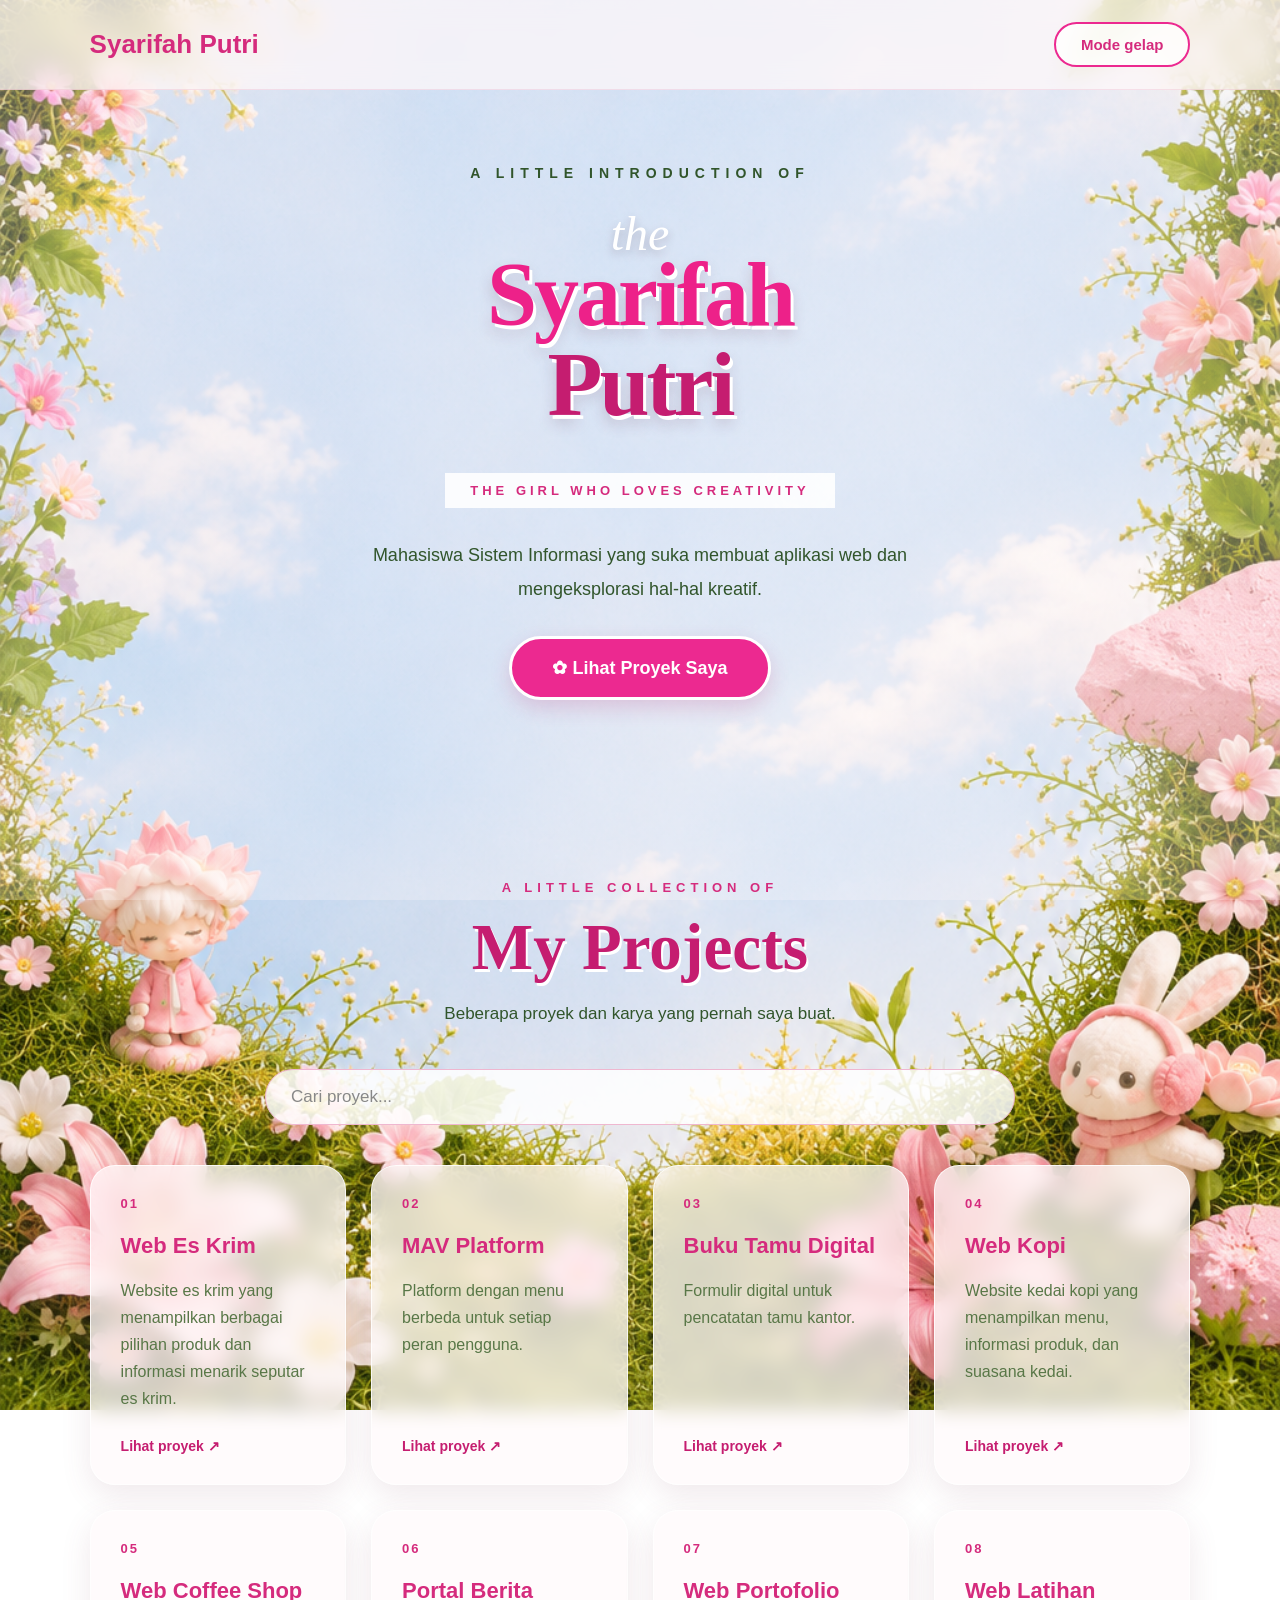
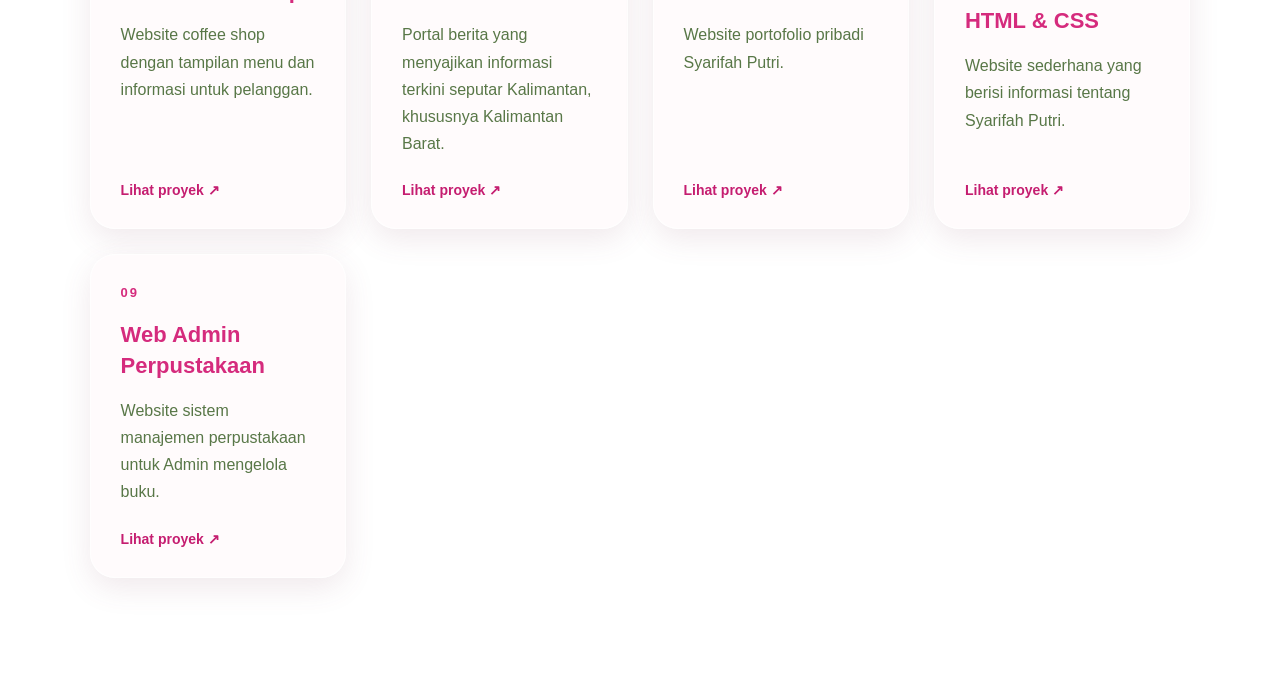
<file: index.html>
<!DOCTYPE html>
<html lang="id">
<head>
    <meta charset="UTF-8">
    <meta name="viewport" content="width=device-width, initial-scale=1.0">

    <title>Portofolio Syarifah Putri</title>

    <!-- Menghubungkan file CSS -->
    <link rel="stylesheet" href="style.css">
</head>
<body>

    <!-- ===== Bagian Header ===== -->
    <header class="header">
        <h2 class="logo">Syarifah Putri</h2>

        <button id="tombol-tema" type="button">
            Mode gelap
        </button>
    </header>

    <main class="isi">

        <!-- ===== Bagian Perkenalan ===== -->
        <section class="perkenalan" id="beranda">

            <p class="teks-pembuka">
                A LITTLE INTRODUCTION OF
            </p>

            <h1>
                <span class="the">the</span>
                <span class="nama">Syarifah</span>
                <span class="nama nama-kedua">Putri</span>
            </h1>

            <p class="label-kreativitas">
                THE GIRL WHO LOVES CREATIVITY
            </p>

            <p class="deskripsi">
                Mahasiswa Sistem Informasi yang suka membuat aplikasi web
                dan mengeksplorasi hal-hal kreatif.
            </p>

            <a href="#proyek" class="tombol-proyek">
                ✿ Lihat Proyek Saya
            </a>

        </section>

        <!-- ===== Bagian Daftar Proyek ===== -->
        <section class="bagian-proyek" id="proyek">

            <div class="judul-proyek">
                <p class="subjudul">A LITTLE COLLECTION OF</p>
                <h2>My Projects</h2>
                <p>
                    Beberapa proyek dan karya yang pernah saya buat.
                </p>
            </div>

            <!-- Kolom pencarian -->
            <input
                type="text"
                id="cari"
                placeholder="Cari proyek..."
                aria-label="Cari proyek"
            >

            <!-- Daftar kartu proyek -->
            <section class="daftar-proyek">

                <a class="kartu" href="web es cream/index.html">
                    <span class="nomor-proyek">01</span>
                    <h3>Web Es Krim</h3>
                    <p>
                        Website es krim yang menampilkan berbagai pilihan
                        produk dan informasi menarik seputar es krim.
                    </p>
                    <span class="lihat-proyek">Lihat proyek ↗</span>
                </a>

                <a class="kartu" href="mav-platform/index.html">
                    <span class="nomor-proyek">02</span>
                    <h3>MAV Platform</h3>
                    <p>
                        Platform dengan menu berbeda untuk setiap
                        peran pengguna.
                    </p>
                    <span class="lihat-proyek">Lihat proyek ↗</span>
                </a>

                <a class="kartu" href="buku-tamu-digital/index.html">
                    <span class="nomor-proyek">03</span>
                    <h3>Buku Tamu Digital</h3>
                    <p>
                        Formulir digital untuk pencatatan tamu kantor.
                    </p>
                    <span class="lihat-proyek">Lihat proyek ↗</span>
                </a>

                <a class="kartu" href="web kopi/index.html">
                    <span class="nomor-proyek">04</span>
                    <h3>Web Kopi</h3>
                    <p>
                        Website kedai kopi yang menampilkan menu,
                        informasi produk, dan suasana kedai.
                    </p>
                    <span class="lihat-proyek">Lihat proyek ↗</span>
                </a>

                <a class="kartu" href="coffe shop/index.html">
                    <span class="nomor-proyek">05</span>
                    <h3>Web Coffee Shop</h3>
                    <p>
                        Website coffee shop dengan tampilan menu
                        dan informasi untuk pelanggan.
                    </p>
                    <span class="lihat-proyek">Lihat proyek ↗</span>
                </a>

                <a class="kartu" href="portal-berita/portal_berita.html">
                    <span class="nomor-proyek">06</span>
                    <h3>Portal Berita</h3>
                    <p>
                        Portal berita yang menyajikan informasi terkini
                        seputar Kalimantan, khususnya Kalimantan Barat.
                    </p>
                    <span class="lihat-proyek">Lihat proyek ↗</span>
                </a>

                <a class="kartu" href="portofolio/index.html">
                    <span class="nomor-proyek">07</span>
                    <h3>Web Portofolio</h3>
                    <p>
                        Website portofolio pribadi Syarifah Putri.
                    </p>
                    <span class="lihat-proyek">Lihat proyek ↗</span>
                </a>

                <a class="kartu" href="about/index.html">
                    <span class="nomor-proyek">08</span>
                    <h3>Web Latihan HTML & CSS</h3>
                    <p>
                        Website sederhana yang berisi informasi
                        tentang Syarifah Putri.
                    </p>
                    <span class="lihat-proyek">Lihat proyek ↗</span>
                </a>

                <a class="kartu" href="dashboard-perpustakaan/index.html">
                    <span class="nomor-proyek">09</span>
                    <h3>Web Admin Perpustakaan</h3>
                    <p>
                        Website sistem manajemen perpustakaan untuk Admin mengelola buku.
                    </p>
                    <span class="lihat-proyek">Lihat proyek ↗</span>
                </a>

            </section>

            <!-- Pesan ketika proyek tidak ditemukan -->
            <p id="pesan-kosong" class="pesan-kosong">
                Proyek tidak ditemukan.
            </p>

        </section>

    </main>

    <!-- Menghubungkan file JavaScript -->
    <script src="script.js"></script>

</body>
</html>
</file>
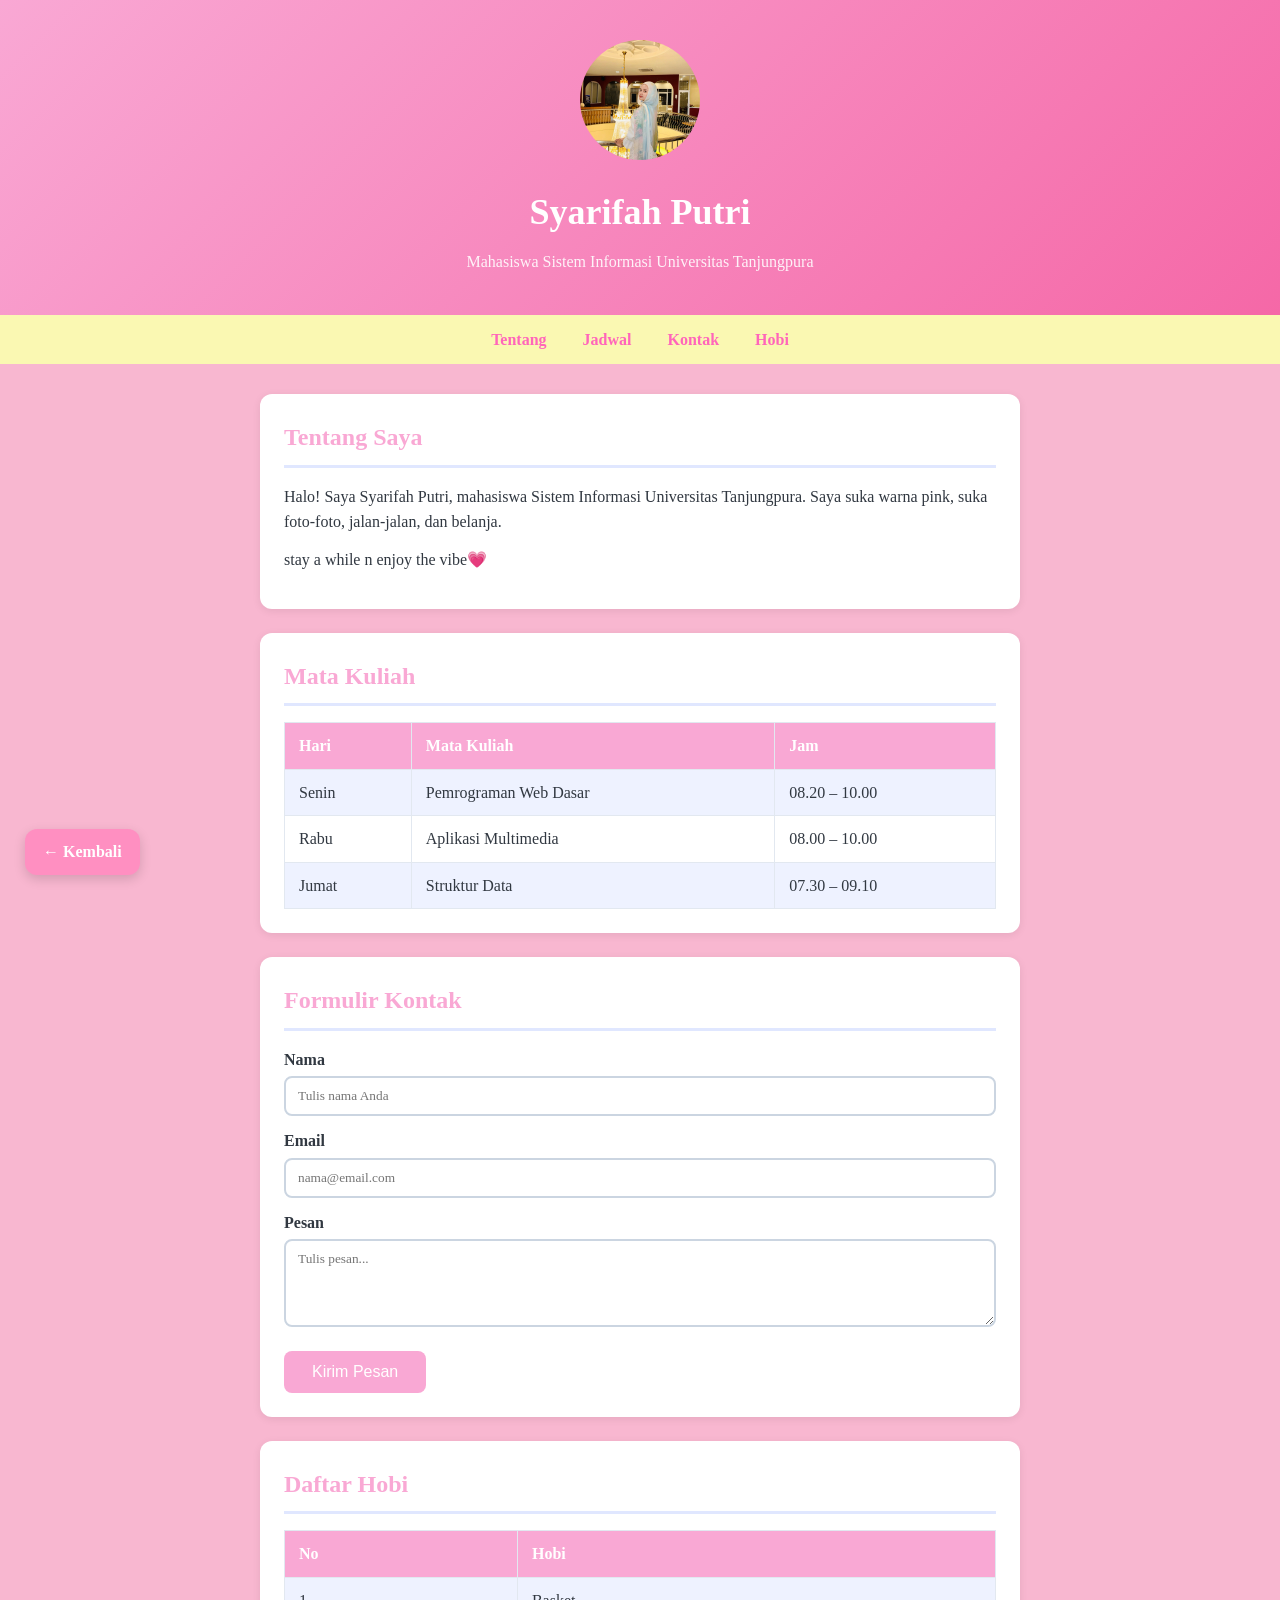
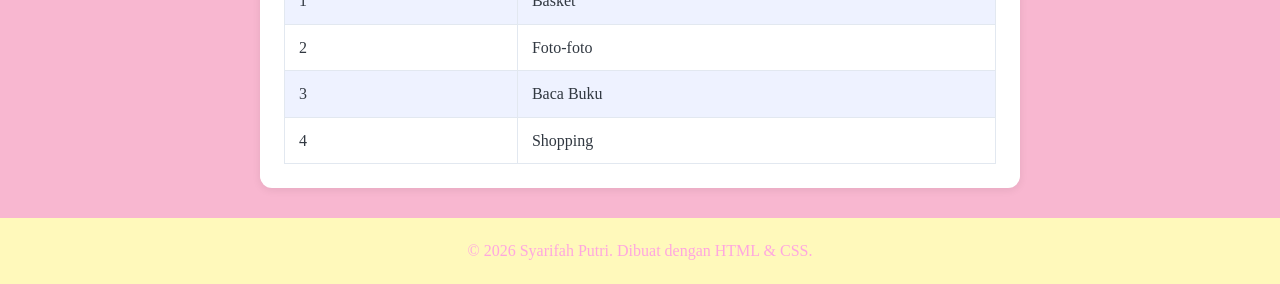
<file: about/index.html>
<!DOCTYPE html>
<html lang="id">
<head>
    <a href="../index.html" class="btn-back">← Kembali</a>
    <meta charset="UTF-8">
    <meta name="viewport" content="width=device-width, initial-scale=1.0">
    <title>Profil Syarifah Putri</title>
    <link rel="stylesheet" href="style.css">
</head>
<body>
    <header class="header">
        <img src="foto.jpg" alt="Foto Profil">
        <h1>Syarifah Putri</h1>
        <p>Mahasiswa Sistem Informasi Universitas Tanjungpura</p>
    </header>

    <nav class="nav">
        <a href="#tentang">Tentang</a>
        <a href="#jadwal">Jadwal</a>
        <a href="#kontak">Kontak</a>
        <a href="#hobi">Hobi</a>
    </nav>

    <main class="konten">
        <section id="tentang">
            <h2>Tentang Saya</h2>
            <p>
                Halo! 
                Saya Syarifah Putri, mahasiswa Sistem Informasi
                Universitas Tanjungpura. Saya suka warna pink, suka
                foto-foto, jalan-jalan, dan belanja.
            </p>
            <p>
                stay a while n enjoy the vibe💗
            </p>
        </section>

        <section id="jadwal">
            <h2>Mata Kuliah</h2>
            <table>
                <tr><th>Hari</th><th>Mata Kuliah</th><th>Jam</th></tr>
                <tr><td>Senin</td><td>Pemrograman Web Dasar</td><td>08.20 – 10.00</td></tr>
                <tr><td>Rabu</td><td>Aplikasi Multimedia</td><td>08.00 – 10.00</td></tr>
                <tr><td>Jumat</td><td>Struktur Data</td><td>07.30 – 09.10</td></tr>
            </table>
        </section>

        <section id="kontak">
            <h2>Formulir Kontak</h2>
            <form>
                <label for="nama">Nama</label>
                <input type="text" id="nama" placeholder="Tulis nama Anda">

                <label for="email">Email</label>
                <input type="email" id="email" placeholder="nama@email.com">

                <label for="pesan">Pesan</label>
                <textarea id="pesan" rows="4" placeholder="Tulis pesan..."></textarea>

                <button type="submit">Kirim Pesan</button>
            </form>
        </section>

        <section id="hobi">
            <h2>Daftar Hobi</h2>
            <table>
                <tr><th>No</th><th>Hobi</th></tr>
                <tr><td>1</td><td>Basket</td></tr>
                <tr><td>2</td><td>Foto-foto</td></tr>
                <tr><td>3</td><td>Baca Buku</td></tr>
                <tr><td>4</td><td>Shopping</td></tr>
            </table>
        </section>
    </main>

    <footer class="footer">
        <p>&copy; 2026 Syarifah Putri. Dibuat dengan HTML &amp; CSS.</p>
    </footer>
</body>
</html>
</file>
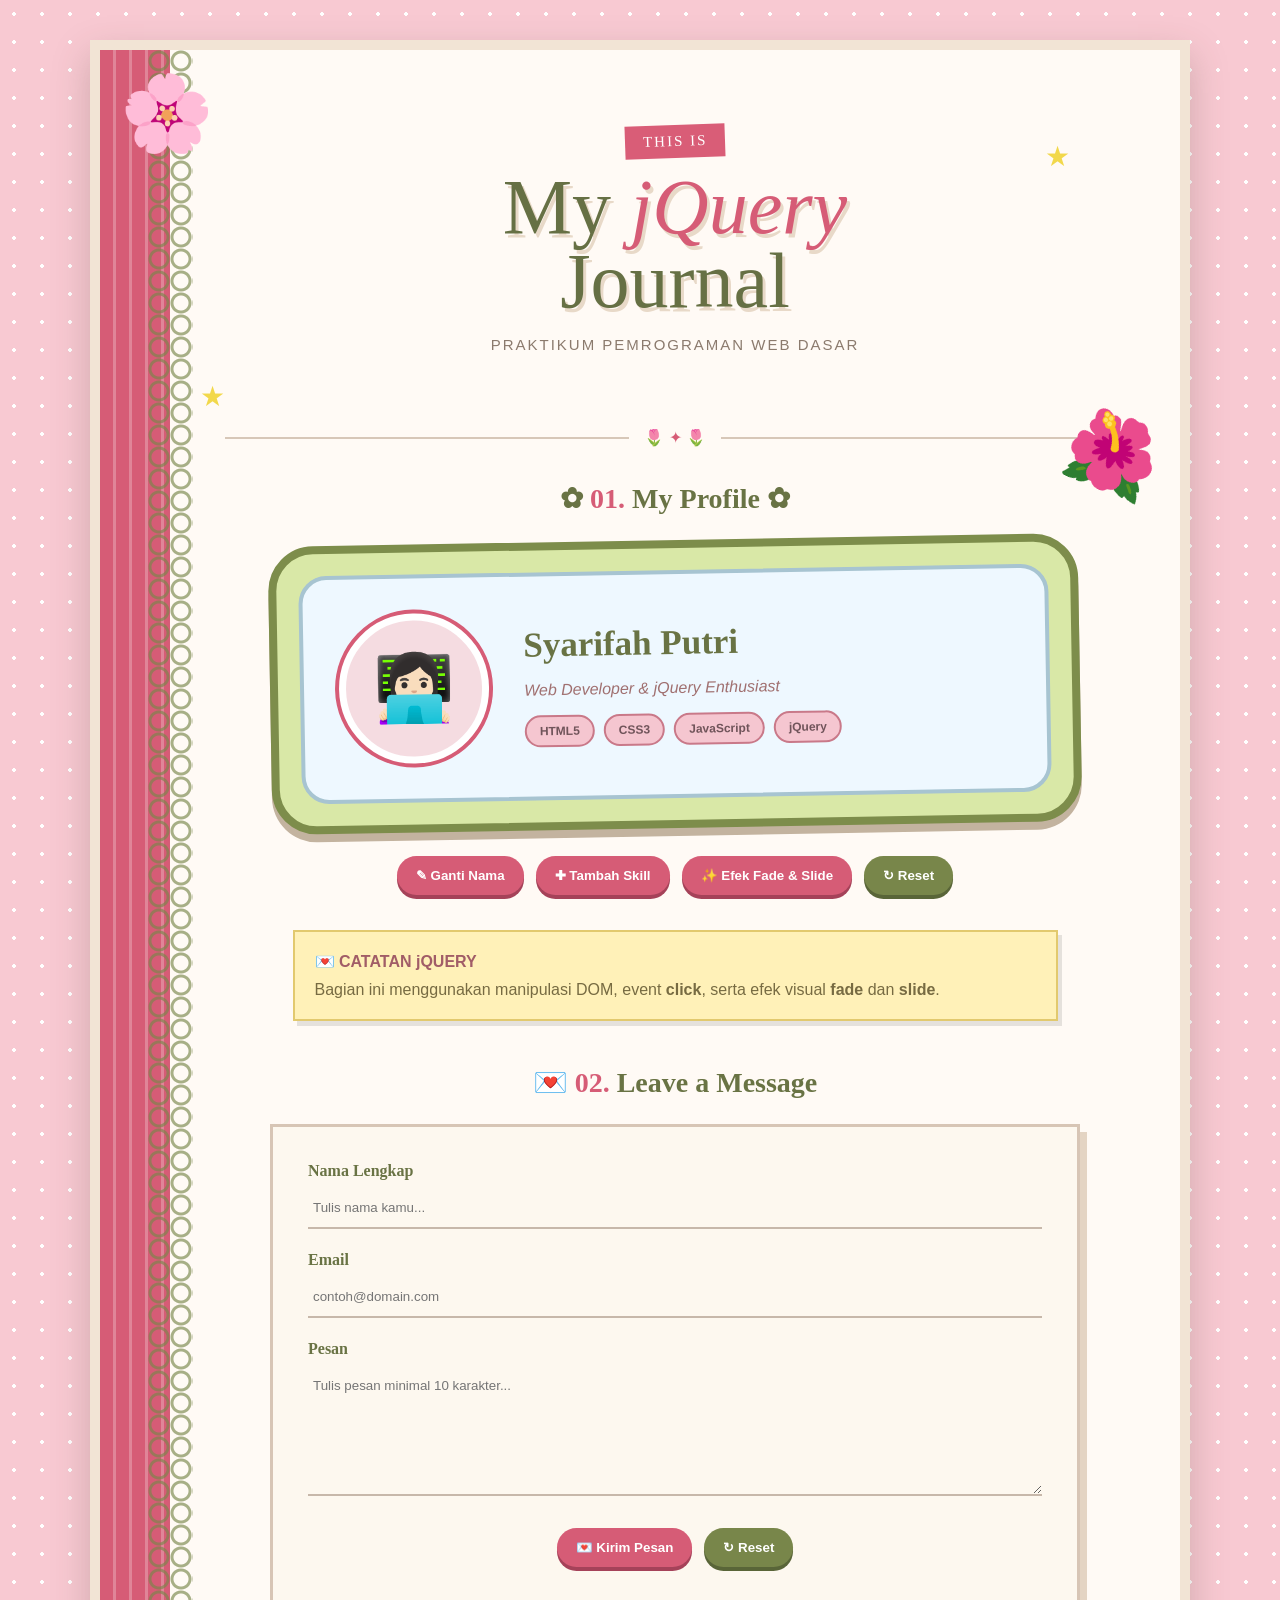
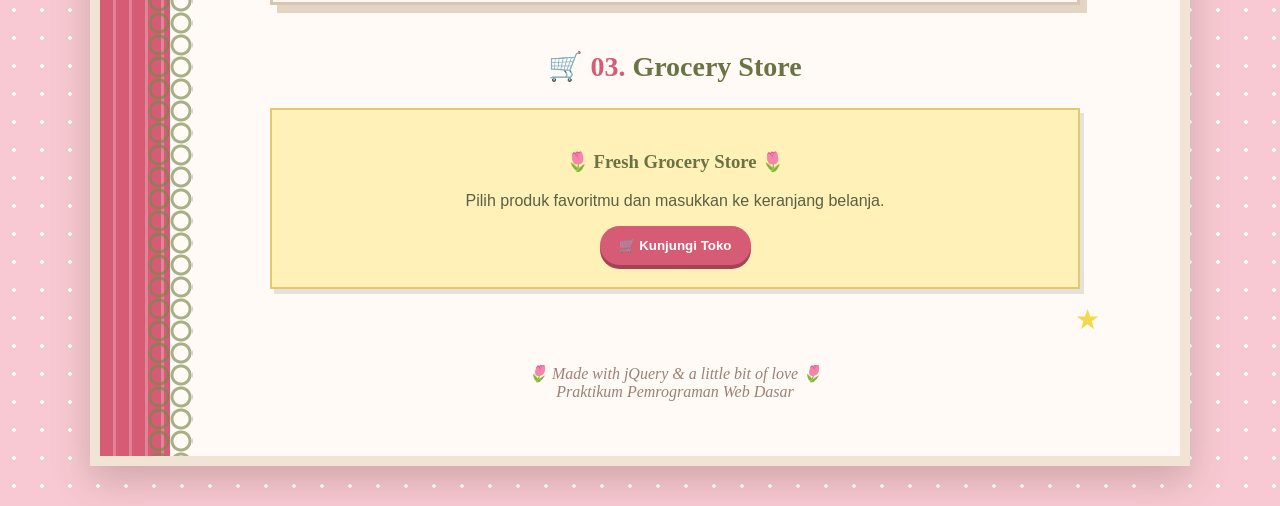
<file: jquery/index.html>
<!DOCTYPE html>
<html lang="id">

<head>
    <meta charset="UTF-8">
    <meta name="viewport" content="width=device-width, initial-scale=1.0">

    <title>My jQuery Journal</title>

    <script src="https://code.jquery.com/jquery-3.7.1.min.js"></script>

    <style>

        * {
            box-sizing: border-box;
        }

        html {
            scroll-behavior: smooth;
        }

        body {
            margin: 0;
            font-family: "Trebuchet MS", Arial, sans-serif;
            color: #596044;
            background: #f8c9d2;
            background-image: radial-gradient(#fff 2px, transparent 2px);
            background-size: 28px 28px;
        }

        .page {
            width: 92%;
            max-width: 1100px;
            margin: 40px auto;
            background: #fffaf5;
            border: 10px solid #f2e4d5;
            box-shadow: 0 15px 35px rgba(88,67,54,.25);
            position: relative;
            overflow: hidden;
        }

        .side-decoration {
            position: absolute;
            left: 0;
            top: 0;
            bottom: 0;
            width: 70px;
            background: #d65c76;
            background-image: repeating-linear-gradient(
                90deg,
                transparent 0 13px,
                rgba(255,255,255,.25) 13px 16px
            );
        }

        .lace {
            position: absolute;
            left: 48px;
            top: 0;
            width: 45px;
            height: 100%;
            background-image: radial-gradient(
                circle at center,
                transparent 7px,
                #78864a 8px,
                #78864a 10px,
                transparent 11px
            );
            background-size: 22px 22px;
            opacity: .65;
        }

        .content {
            position: relative;
            z-index: 2;
            margin-left: 70px;
            padding: 45px 55px;
        }

        .flower {
            position: absolute;
            font-size: 75px;
            z-index: 5;
        }

        .flower-one {
            top: 20px;
            left: 20px;
        }

        .flower-two {
            top: 360px;
            right: 20px;
            transform: rotate(25deg);
        }

        .star {
            position: absolute;
            color: #f2d84b;
            font-size: 28px;
        }

        .star-one {
            top: 90px;
            right: 110px;
        }

        .star-two {
            top: 330px;
            left: 100px;
        }

        .star-three {
            bottom: 120px;
            right: 80px;
        }

        .header {
            text-align: center;
            padding: 30px 20px 45px;
        }

        .small-title {
            display: inline-block;
            background: #d95d77;
            color: white;
            padding: 8px 18px;
            font-family: Georgia, serif;
            font-size: 15px;
            letter-spacing: 2px;
            transform: rotate(-2deg);
        }

        .header h1 {
            margin: 12px 0 0;
            color: #667044;
            font-family: Georgia, serif;
            font-size: clamp(42px, 8vw, 78px);
            font-weight: normal;
            line-height: .95;
            text-shadow: 3px 4px 0 #e8d9c8;
        }

        .header h1 span {
            color: #d65c76;
            font-style: italic;
        }

        .header p {
            margin-top: 18px;
            color: #8b7a6d;
            font-size: 15px;
            letter-spacing: 2px;
        }

        .divider {
            display: flex;
            align-items: center;
            gap: 15px;
            margin: 15px 0 35px;
            color: #d65c76;
        }

        .divider:before,
        .divider:after {
            content: "";
            height: 2px;
            background: #d7c7b8;
            flex: 1;
        }

        .section {
            margin-bottom: 45px;
        }

        .section-title {
            text-align: center;
            color: #697344;
            font-family: Georgia, serif;
            font-size: 28px;
            margin-bottom: 25px;
        }

        .section-title span {
            color: #d65c76;
        }


        .profile-frame {
            width: 90%;
            margin: auto;
            padding: 22px;
            background: #d9e8a7;
            border: 8px solid #7d8d4b;
            border-radius: 45px;
            box-shadow: 0 8px 0 #c3b39f;
            transform: rotate(-1deg);
        }

        .profile-inner {
            background: #eef8ff;
            border: 4px solid #a7c4d1;
            border-radius: 28px;
            padding: 35px;
            display: flex;
            align-items: center;
            gap: 35px;
        }

        .avatar {
            width: 150px;
            height: 150px;
            flex-shrink: 0;
            border-radius: 50%;
            background: #f5dce1;
            border: 7px solid white;
            box-shadow: 0 0 0 4px #d65c76;
            display: flex;
            justify-content: center;
            align-items: center;
            font-size: 65px;
        }

        .profile-info {
            flex: 1;
        }

        .profile-info h3 {
            margin: 0;
            color: #697344;
            font-family: Georgia, serif;
            font-size: 35px;
        }

        .job {
            color: #a07070;
            font-style: italic;
        }

        .skills {
            display: flex;
            flex-wrap: wrap;
            gap: 9px;
        }

        .skill {
            background: #f5c6d0;
            color: #70545a;
            border: 2px solid #c97989;
            padding: 7px 13px;
            border-radius: 20px;
            font-size: 12px;
            font-weight: bold;
        }

        .buttons {
            display: flex;
            justify-content: center;
            flex-wrap: wrap;
            gap: 12px;
            margin-top: 28px;
        }

        button {
            border: 0;
            background: #d65c76;
            color: white;
            padding: 12px 19px;
            border-radius: 25px;
            font-family: inherit;
            font-weight: bold;
            cursor: pointer;
            box-shadow: 0 4px 0 #a54259;
            transition: .2s;
        }

        button:hover {
            background: #bd4961;
            transform: translateY(-2px);
        }

        .btn-green {
            background: #78864a;
            box-shadow: 0 4px 0 #596538;
        }

        .btn-green:hover {
            background: #69783d;
        }

        .note {
            width: 85%;
            margin: 35px auto 0;
            padding: 20px;
            background: #fff1b8;
            color: #776b42;
            border: 2px solid #e2c96e;
            box-shadow: 4px 5px 0 rgba(0,0,0,.1);
        }

        .note-title {
            font-weight: bold;
            margin-bottom: 10px;
            color: #a15d67;
        }

        /* FORM */

        .form-paper {
            width: 90%;
            margin: auto;
            background: #fdf8ef;
            border: 3px solid #d7c5b5;
            padding: 35px;
            box-shadow: 7px 8px 0 #e4d4c3;
        }

        .form-group {
            margin-bottom: 22px;
        }

        label {
            display: block;
            color: #697344;
            font-family: Georgia, serif;
            font-weight: bold;
            margin-bottom: 8px;
        }

        input,
        textarea {
            width: 100%;
            border: 0;
            border-bottom: 2px solid #c7b8aa;
            background: transparent;
            padding: 12px 5px;
            font-family: inherit;
            color: #655c55;
            outline: 0;
        }

        textarea {
            min-height: 130px;
            resize: vertical;
        }

        input:focus,
        textarea:focus {
            border-bottom-color: #d65c76;
        }

        .error {
            display: none;
            margin-top: 7px;
            color: #bd4961;
            font-size: 13px;
            font-weight: bold;
        }

        #successMessage {
            display: none;
            margin-top: 25px;
            padding: 18px;
            text-align: center;
            background: #dceca9;
            border: 2px dashed #78864a;
            color: #596538;
            font-weight: bold;
        }

        /* GROCERY */

        .store-intro {
            width: 90%;
            margin: auto;
            padding: 22px;
            background: #fff1b8;
            border: 2px solid #e2c96e;
            text-align: center;
            box-shadow: 4px 5px 0 rgba(0,0,0,.1);
        }

        .store-intro h3 {
            color: #697344;
            font-family: Georgia, serif;
        }

        #storeArea {
            display: none;
            margin-top: 30px;
        }

        .products {
            width: 95%;
            margin: auto;
            display: grid;
            grid-template-columns: repeat(3, 1fr);
            gap: 20px;
        }

        .product {
            background: #fffdf8;
            border: 3px solid #e6d8c8;
            border-radius: 18px;
            padding: 22px 16px;
            text-align: center;
            box-shadow: 5px 6px 0 #eadfd1;
            transition: .2s;
        }

        .product:hover {
            transform: translateY(-4px) rotate(-1deg);
        }

        .product .emoji {
            font-size: 58px;
        }

        .product h3 {
            color: #697344;
            font-family: Georgia, serif;
        }

        .price {
            color: #d65c76;
            font-weight: bold;
            margin: 12px 0;
        }

        .add-cart {
            width: 100%;
        }

        .cart-box {
            width: 95%;
            margin: 35px auto 0;
            padding: 25px;
            background: #fdf8ef;
            border: 3px solid #d7c5b5;
            box-shadow: 7px 8px 0 #e4d4c3;
        }

        .cart-header {
            display: flex;
            justify-content: space-between;
            align-items: center;
        }

        .cart-header h3 {
            color: #697344;
            font-family: Georgia, serif;
        }

        .cart-badge {
            background: #d65c76;
            color: white;
            min-width: 30px;
            height: 30px;
            padding: 5px 9px;
            border-radius: 50%;
            display: flex;
            justify-content: center;
            align-items: center;
            font-weight: bold;
        }

        .cart-item {
            display: flex;
            align-items: center;
            gap: 12px;
            padding: 13px 0;
            border-bottom: 1px dashed #d7c7b8;
        }

        .cart-item-info {
            flex: 1;
        }

        .cart-item-name {
            color: #697344;
            font-weight: bold;
        }

        .cart-item-price {
            color: #8b7a6d;
            font-size: 13px;
            margin-top: 5px;
        }

        .qty-control {
            display: flex;
            align-items: center;
            gap: 6px;
        }

        .qty-btn {
            width: 30px;
            height: 30px;
            padding: 0;
            border-radius: 50%;
            background: #78864a;
            box-shadow: 0 3px 0 #596538;
        }

        .qty-number {
            min-width: 25px;
            text-align: center;
            font-weight: bold;
        }

        .remove-cart {
            width: 30px;
            height: 30px;
            padding: 0;
            border-radius: 50%;
        }

        .summary {
            margin-top: 20px;
            padding-top: 15px;
            border-top: 2px solid #d7c7b8;
        }

        .summary-row {
            display: flex;
            justify-content: space-between;
            margin: 9px 0;
        }

        .discount-row strong {
            color: #78864a;
        }

        .summary-row.total {
            margin-top: 15px;
            padding-top: 13px;
            border-top: 2px dashed #d7c7b8;
            font-size: 20px;
            color: #d65c76;
        }

        .checkout-wrap {
            display: flex;
            justify-content: center;
            gap: 12px;
            flex-wrap: wrap;
            margin-top: 22px;
        }
        .history-box {
            width: 95%;
            margin: 35px auto 0;
            padding: 25px;
            background: #eef8ff;
            border: 3px solid #a7c4d1;
            box-shadow: 5px 6px 0 #c6d8df;
        }

        .history-box h3 {
            color: #697344;
            font-family: Georgia, serif;
        }

        .history-item {
            padding: 14px 0;
            border-bottom: 1px dashed #b8cbd2;
        }

        .history-item strong {
            color: #d65c76;
        }

        .history-date {
            color: #8b7a6d;
            font-size: 12px;
            margin-top: 5px;
        }

        .history-empty {
            text-align: center;
            color: #8b7a6d;
            padding: 15px;
        }


        #buyerModal {
            display: none;
            position: fixed;
            z-index: 999;
            left: 0;
            top: 0;
            width: 100%;
            height: 100%;
            background: rgba(60,50,40,.55);
            padding: 30px 15px;
            overflow-y: auto;
        }

        .modal-content {
            width: 90%;
            max-width: 600px;
            margin: 30px auto;
            background: #fffaf5;
            border: 8px solid #f2e4d5;
            padding: 30px;
            box-shadow: 0 12px 30px rgba(0,0,0,.25);
            position: relative;
        }

        .modal-content h2 {
            text-align: center;
            color: #697344;
            font-family: Georgia, serif;
        }

        .modal-close {
            position: absolute;
            right: 15px;
            top: 12px;
            width: 35px;
            height: 35px;
            padding: 0;
            border-radius: 50%;
        }

        .footer {
            text-align: center;
            color: #9b8178;
            padding: 30px 0 10px;
            font-family: Georgia, serif;
            font-style: italic;
        }

        @media(max-width:700px) {

            .content {
                margin-left: 45px;
                padding: 30px 20px;
            }

            .side-decoration {
                width: 45px;
            }

            .lace {
                display: none;
            }

            .profile-inner {
                flex-direction: column;
                text-align: center;
            }

            .profile-frame,
            .form-paper,
            .note {
                width: 100%;
            }

            .products {
                grid-template-columns: 1fr;
            }

            .cart-item {
                flex-wrap: wrap;
            }
        }

    </style>
</head>


<body>

<div class="page">

    <div class="side-decoration"></div>
    <div class="lace"></div>

    <div class="flower flower-one">🌸</div>
    <div class="flower flower-two">🌺</div>

    <div class="star star-one">★</div>
    <div class="star star-two">★</div>
    <div class="star star-three">★</div>

    <div class="content">

        <header class="header">

            <div class="small-title">
                THIS IS
            </div>

            <h1>
                My <span>jQuery</span><br>
                Journal
            </h1>

            <p>
                PRAKTIKUM PEMROGRAMAN WEB DASAR
            </p>

        </header>

        <div class="divider">
            🌷 ✦ 🌷
        </div>

        <section class="section">

            <h2 class="section-title">
                ✿ <span>01.</span> My Profile ✿
            </h2>

            <div id="profileCard" class="profile-frame">

                <div class="profile-inner">

                    <div class="avatar">
                        👩🏻‍💻
                    </div>

                    <div class="profile-info">

                        <h3 id="profileName">
                            Syarifah Putri
                        </h3>

                        <p id="profileJob" class="job">
                            Web Developer & jQuery Enthusiast
                        </p>

                        <div id="skillList" class="skills">
                            <span class="skill">HTML5</span>
                            <span class="skill">CSS3</span>
                            <span class="skill">JavaScript</span>
                            <span class="skill">jQuery</span>
                        </div>

                    </div>

                </div>

            </div>

            <div class="buttons">

                <button id="btnGantiNama" type="button">
                    ✎ Ganti Nama
                </button>

                <button id="btnTambahSkill" type="button">
                    ✚ Tambah Skill
                </button>

                <button id="btnAnimasi" type="button">
                    ✨ Efek Fade & Slide
                </button>

                <button id="btnReset" type="button" class="btn-green">
                    ↻ Reset
                </button>

            </div>

            <div class="note">

                <div class="note-title">
                    💌 CATATAN jQUERY
                </div>

                Bagian ini menggunakan manipulasi DOM,
                event <b>click</b>, serta efek visual
                <b>fade</b> dan <b>slide</b>.

            </div>

        </section>

        <section class="section">

            <h2 class="section-title">
                💌 <span>02.</span> Leave a Message
            </h2>

            <form id="contactForm" class="form-paper">

                <div class="form-group">

                    <label for="nama">
                        Nama Lengkap
                    </label>

                    <input
                        type="text"
                        id="nama"
                        placeholder="Tulis nama kamu..."
                    >

                    <div id="errNama" class="error">
                        ⚠ Nama minimal 3 karakter.
                    </div>

                </div>


                <div class="form-group">

                    <label for="email">
                        Email
                    </label>

                    <input
                        type="text"
                        id="email"
                        placeholder="contoh@domain.com"
                    >

                    <div id="errEmail" class="error">
                        ⚠ Email harus mengandung @ dan .
                    </div>

                </div>


                <div class="form-group">

                    <label for="pesan">
                        Pesan
                    </label>

                    <textarea
                        id="pesan"
                        placeholder="Tulis pesan minimal 10 karakter..."
                    ></textarea>

                    <div id="errPesan" class="error">
                        ⚠ Pesan minimal 10 karakter.
                    </div>

                </div>


                <div class="buttons">

                    <button type="submit">
                        💌 Kirim Pesan
                    </button>

                    <button
                        type="button"
                        id="btnResetForm"
                        class="btn-green"
                    >
                        ↻ Reset
                    </button>

                </div>


                <div id="successMessage">

                    🌷 Terima kasih!

                    <br>

                    Pesan berhasil divalidasi dan dikirim. 🌷

                </div>

            </form>

        </section>

        <section class="section">

            <h2 class="section-title">
                🛒 <span>03.</span> Grocery Store
            </h2>


            <div class="store-intro">

                <h3>
                    🌷 Fresh Grocery Store 🌷
                </h3>

                <p>
                    Pilih produk favoritmu dan masukkan
                    ke keranjang belanja.
                </p>

                <button
                    type="button"
                    id="btnStore"
                >
                    🛒 Kunjungi Toko
                </button>

            </div>


            <div id="storeArea">
                <div
                    id="products"
                    class="products"
                ></div>


                <!-- CART -->

                <div class="cart-box">

                    <div class="cart-header">

                        <h3>
                            🛒 Keranjang Belanja
                        </h3>

                        <span
                            id="cartBadge"
                            class="cart-badge"
                        >
                            0
                        </span>

                    </div>


                    <div id="cartList">

                        <div id="emptyCart">
                            Keranjang masih kosong 🌷
                        </div>

                    </div>


                    <div class="summary">

                        <div class="summary-row">

                            <span>
                                Total Harga
                            </span>

                            <strong id="cartOriginal">
                                Rp 0
                            </strong>

                        </div>


                        <div class="summary-row discount-row">

                            <span>
                                Diskon 10%
                            </span>

                            <strong id="cartDiscount">
                                Rp 0
                            </strong>

                        </div>


                        <div class="summary-row total">

                            <span>
                                Total Bayar
                            </span>

                            <strong id="cartTotal">
                                Rp 0
                            </strong>

                        </div>

                    </div>


                    <div class="checkout-wrap">

                        <button
                            type="button"
                            id="btnCheckout"
                            class="btn-green"
                        >
                            💳 Checkout
                        </button>

                        <button
                            type="button"
                            id="btnClearCart"
                        >
                            🗑 Kosongkan
                        </button>

                    </div>

                </div>

                <div class="history-box">

                    <h3>
                        📜 Riwayat Transaksi
                    </h3>

                    <div id="historyList"></div>

                </div>

            </div>

        </section>


        <footer class="footer">

            🌷 Made with jQuery & a little bit of love 🌷

            <br>

            Praktikum Pemrograman Web Dasar

        </footer>

    </div>

</div>


<!-- MODAL DATA PEMBELI -->

<div id="buyerModal">

    <div class="modal-content">

        <button
            type="button"
            id="btnClose"
            class="modal-close"
        >
            ×
        </button>


        <h2>
            🧾 Data Pembeli
        </h2>

        <p style="text-align:center;color:#8b7a6d;">
            Isi data pembeli sebelum checkout.
        </p>


        <div class="form-group">

            <label for="buyerName">
                Nama Lengkap
            </label>

            <input
                type="text"
                id="buyerName"
                placeholder="Masukkan nama lengkap"
            >

            <div
                id="errBuyerName"
                class="error"
            >
                ⚠ Nama minimal 3 karakter.
            </div>

        </div>


        <div class="form-group">

            <label for="buyerAddress">
                Alamat
            </label>

            <textarea
                id="buyerAddress"
                placeholder="Masukkan alamat lengkap"
            ></textarea>

            <div
                id="errBuyerAddress"
                class="error"
            >
                ⚠ Alamat minimal 10 karakter.
            </div>

        </div>


        <div class="form-group">

            <label for="buyerHp">
                No. HP
            </label>

            <input
                type="text"
                id="buyerHp"
                placeholder="08xxxxxxxxxx"
            >

            <div
                id="errBuyerHp"
                class="error"
            >
                ⚠ No. HP harus diawali 0 dan berupa angka.
            </div>

        </div>


        <div class="buttons">

            <button
                type="button"
                id="btnBuy"
                class="btn-green"
            >
                ✓ Buat Pesanan
            </button>

        </div>

    </div>

</div>


<script>

$(document).ready(function() {


    /* =========================
       PROFILE
    ========================== */

    var namaAwal = "Syarifah Putri";
    var jobAwal = "Web Developer & jQuery Enthusiast";


    $("#btnGantiNama").click(function() {

        $("#profileName")
            .text("ssasyaae")
            .css("color", "#d65c76");

    });


    $("#btnTambahSkill").click(function() {

        $("#skillList").append(
            $("<span>")
                .addClass("skill")
                .text("Basket")
        );

    });


    $("#btnAnimasi").click(function() {

        $("#profileCard")
            .fadeOut(300)
            .fadeIn(600)
            .slideUp(200)
            .slideDown(300);

    });


    $("#btnReset").click(function() {

        $("#profileName")
            .text(namaAwal)
            .css("color", "#697344");

        $("#profileJob").text(jobAwal);

        $("#skillList").html(
            '<span class="skill">HTML5</span>' +
            '<span class="skill">CSS3</span>' +
            '<span class="skill">JavaScript</span>' +
            '<span class="skill">jQuery</span>'
        );

        $("#profileCard").show();

    });

    $("#nama").on("input", function() {

        var nama = $(this).val().trim();

        if (nama.length < 3) {
            $("#errNama").show();
        } else {
            $("#errNama").hide();
        }

    });


    $("#email").on("input", function() {

        var email = $(this).val().trim();

        if (
            email.indexOf("@") === -1 ||
            email.indexOf(".") === -1
        ) {
            $("#errEmail").show();
        } else {
            $("#errEmail").hide();
        }

    });


    $("#pesan").on("input", function() {

        var pesan = $(this).val().trim();

        if (pesan.length < 10) {
            $("#errPesan").show();
        } else {
            $("#errPesan").hide();
        }

    });


    $("#contactForm").submit(function(e) {

        e.preventDefault();

        var nama = $("#nama").val().trim();
        var email = $("#email").val().trim();
        var pesan = $("#pesan").val().trim();

        var valid = true;


        if (nama.length < 3) {
            $("#errNama").show();
            valid = false;
        } else {
            $("#errNama").hide();
        }


        if (
            email.indexOf("@") === -1 ||
            email.indexOf(".") === -1
        ) {
            $("#errEmail").show();
            valid = false;
        } else {
            $("#errEmail").hide();
        }


        if (pesan.length < 10) {
            $("#errPesan").show();
            valid = false;
        } else {
            $("#errPesan").hide();
        }


        if (valid) {

            $("#successMessage")
                .fadeIn()
                .delay(2000)
                .fadeOut();

        }

    });


    $("#btnResetForm").click(function() {

        $("#contactForm").trigger("reset");

        $("#errNama").hide();
        $("#errEmail").hide();
        $("#errPesan").hide();
        $("#successMessage").hide();

    });

    const produk = [

        {
            id: 1,
            nama: "Apel",
            harga: 25000,
            emoji: "🍎"
        },

        {
            id: 2,
            nama: "Pisang",
            harga: 15000,
            emoji: "🍌"
        },

        {
            id: 3,
            nama: "Jeruk",
            harga: 20000,
            emoji: "🍊"
        },

        {
            id: 4,
            nama: "Anggur",
            harga: 35000,
            emoji: "🍇"
        },

        {
            id: 5,
            nama: "Semangka",
            harga: 30000,
            emoji: "🍉"
        },

        {
            id: 6,
            nama: "Brokoli",
            harga: 22000,
            emoji: "🥦"
        }

    ];

    let cart =
        JSON.parse(localStorage.getItem("cart")) || [];


    function formatRupiah(harga) {

        return "Rp " +
            Number(harga).toLocaleString("id-ID");

    }


    function simpanCart() {

        localStorage.setItem(
            "cart",
            JSON.stringify(cart)
        );

    }

    function tampilProduk() {

        $("#products").html("");

        $.each(produk, function(index, item) {

            $("#products").append(`

                <div class="product">

                    <div class="emoji">
                        ${item.emoji}
                    </div>

                    <h3>
                        ${item.nama}
                    </h3>

                    <div class="price">
                        ${formatRupiah(item.harga)}
                    </div>

                    <button
                        type="button"
                        class="add-cart"
                        data-id="${item.id}"
                    >
                        🛒 Tambah ke Keranjang
                    </button>

                </div>

            `);

        });

    }

    function updateCartUI() {

        $("#cartList").html("");

        let totalHarga = cart.reduce(
            (sum, item) =>
                sum + (item.harga * item.qty),
            0
        );


        let totalQty = cart.reduce(
            (sum, item) =>
                sum + item.qty,
            0
        );


        $("#cartBadge").text(totalQty);


        if (cart.length === 0) {

            $("#cartList").html(`

                <div id="emptyCart">
                    Keranjang masih kosong 🌷
                </div>

            `);

        } else {

            $.each(cart, function(index, item) {

                let subtotalItem =
                    item.harga * item.qty;


                $("#cartList").append(`

                    <div class="cart-item">

                        <div class="cart-item-info">

                            <div class="cart-item-name">
                                ${item.emoji}
                                ${item.nama}
                            </div>

                            <div class="cart-item-price">

                                ${formatRupiah(item.harga)}

                                × ${item.qty}

                                =

                                <b>
                                    ${formatRupiah(subtotalItem)}
                                </b>

                            </div>

                        </div>


                        <div class="qty-control">

                            <button
                                type="button"
                                class="qty-btn btn-minus"
                                data-index="${index}"
                            >
                                −
                            </button>

                            <span class="qty-number">
                                ${item.qty}
                            </span>

                            <button
                                type="button"
                                class="qty-btn btn-plus"
                                data-index="${index}"
                            >
                                +
                            </button>

                        </div>


                        <button
                            type="button"
                            class="remove-cart"
                            data-index="${index}"
                        >
                            ×
                        </button>

                    </div>

                `);

            });

        }

        let diskon = 0;
        let totalBayar = totalHarga;


        if (totalHarga > 100000) {

            diskon = totalHarga * 0.1;

            totalBayar =
                totalHarga - diskon;

        }


        $("#cartOriginal").html(
            formatRupiah(totalHarga)
        );

        $("#cartDiscount").html(
            formatRupiah(diskon)
        );

        $("#cartTotal").html(
            formatRupiah(totalBayar)
        );

    }

    $("#btnStore").click(function() {

        $("#storeArea").slideDown(500);

        tampilProduk();
        updateCartUI();
        tampilRiwayat();

    });

    $(document).on(
        "click",
        ".add-cart",
        function() {

            let id =
                Number($(this).data("id"));


            let item =
                produk.find(
                    product => product.id === id
                );


            if (!item) {
                return;
            }


            let sudahAda =
                cart.find(
                    product => product.id === id
                );


            if (sudahAda) {

                sudahAda.qty++;

            } else {

                cart.push({

                    id: item.id,
                    nama: item.nama,
                    harga: item.harga,
                    emoji: item.emoji,
                    qty: 1

                });

            }


            simpanCart();
            updateCartUI();


            let tombol = $(this);

            tombol.text("✓ Ditambahkan");


            setTimeout(function() {

                tombol.text(
                    "🛒 Tambah ke Keranjang"
                );

            }, 700);

        }
    );

    $(document).on(
        "click",
        ".btn-plus",
        function() {

            let index =
                Number($(this).data("index"));


            if (cart[index]) {

                cart[index].qty++;

                simpanCart();
                updateCartUI();

            }

        }
    );

    $(document).on(
        "click",
        ".btn-minus",
        function() {

            let index =
                Number($(this).data("index"));


            if (!cart[index]) {
                return;
            }


            if (cart[index].qty > 1) {

                cart[index].qty--;

            } else {

                cart.splice(index, 1);

            }


            simpanCart();
            updateCartUI();

        }
    );

    $(document).on(
        "click",
        ".remove-cart",
        function() {

            let index =
                Number($(this).data("index"));


            if (cart[index]) {

                cart.splice(index, 1);

                simpanCart();
                updateCartUI();

            }

        }
    );

    $("#btnClearCart").click(function() {

        if (cart.length === 0) {

            alert(
                "Keranjang sudah kosong."
            );

            return;

        }


        if (
            confirm(
                "Yakin ingin mengosongkan keranjang?"
            )
        ) {

            cart = [];

            simpanCart();
            updateCartUI();

        }

    });

    function ambilRiwayat() {

        try {

            const data =
                JSON.parse(
                    localStorage.getItem("riwayat")
                );

            if (Array.isArray(data)) {
                return data;
            }

            return [];

        } catch (error) {

            return [];

        }

    }

    function simpanRiwayat(total, qty, nama) {

        const riwayat =
            ambilRiwayat();


        riwayat.push({

            tanggal:
                new Date().toISOString(),

            nama: nama,

            total: Number(total),

            qty: Number(qty)

        });


        localStorage.setItem(
            "riwayat",
            JSON.stringify(riwayat)
        );

    }

    function tampilRiwayat() {

        const riwayat =
            ambilRiwayat();


        $("#historyList").html("");


        if (riwayat.length === 0) {

            $("#historyList").html(`

                <div class="history-empty">
                    Belum ada transaksi 🌷
                </div>

            `);

            return;

        }

        const dataTerbaru =
            riwayat.slice().reverse();


        $.each(
            dataTerbaru,
            function(index, item) {

                let tanggal =
                    new Date(
                        item.tanggal
                    ).toLocaleString("id-ID");


                $("#historyList").append(`

                    <div class="history-item">

                        <strong>
                            🛍️ Transaksi #${riwayat.length - index}
                        </strong>

                        <br>

                        Pembeli:
                        ${item.nama || "Pembeli"}

                        <br>

                        Total:
                        <b>
                            ${formatRupiah(item.total)}
                        </b>

                        <br>

                        Jumlah item:
                        ${item.qty}

                        <div class="history-date">
                            ${tanggal}
                        </div>

                    </div>

                `);

            }
        );

    }


    $("#btnCheckout").click(function() {

        if (cart.length === 0) {

            alert(
                "Keranjang masih kosong!"
            );

            return;

        }


        $("#buyerModal").fadeIn(300);

    });


    $("#btnClose").click(function() {

        $("#buyerModal").fadeOut(300);

    });


    $("#btnBuy").click(function() {

        let nama =
            $("#buyerName")
                .val()
                .trim();


        let alamat =
            $("#buyerAddress")
                .val()
                .trim();


        let hp =
            $("#buyerHp")
                .val()
                .trim();


        let valid = true;


        $("#errBuyerName").hide();
        $("#errBuyerAddress").hide();
        $("#errBuyerHp").hide();


        if (nama.length < 3) {

            $("#errBuyerName").show();

            valid = false;

        }


        if (alamat.length < 10) {

            $("#errBuyerAddress").show();

            valid = false;

        }


        if (
            !/^0[0-9]{9,12}$/.test(hp)
        ) {

            $("#errBuyerHp").show();

            valid = false;

        }


        if (!valid) {
            return;
        }


        let totalHarga =
            cart.reduce(
                (sum, item) =>
                    sum +
                    (item.harga * item.qty),
                0
            );


        let diskon = 0;


        if (totalHarga > 100000) {

            diskon =
                totalHarga * 0.1;

        }


        let totalBayar =
            totalHarga - diskon;


        let totalQty =
            cart.reduce(
                (sum, item) =>
                    sum + item.qty,
                0
            );


        simpanRiwayat(
            totalBayar,
            totalQty,
            nama
        );

        cart = [];

        simpanCart();

        updateCartUI();

        tampilRiwayat();


        $("#buyerModal").fadeOut(300);


        $("#buyerName").val("");
        $("#buyerAddress").val("");
        $("#buyerHp").val("");


        alert(
            "Pesanan berhasil dibuat! 🌷\n\n" +
            "Pembeli: " + nama + "\n" +
            "Total: " + formatRupiah(totalBayar)
        );

    });


    $("#buyerName").on("input", function() {

        if ($(this).val().trim().length < 3) {

            $("#errBuyerName").show();

        } else {

            $("#errBuyerName").hide();

        }

    });


    $("#buyerAddress").on("input", function() {

        if ($(this).val().trim().length < 10) {

            $("#errBuyerAddress").show();

        } else {

            $("#errBuyerAddress").hide();

        }

    });


    $("#buyerHp").on("input", function() {

        if (
            !/^0[0-9]{9,12}$/.test(
                $(this).val().trim()
            )
        ) {

            $("#errBuyerHp").show();

        } else {

            $("#errBuyerHp").hide();

        }

    });

    tampilRiwayat();

    updateCartUI();

});

</script>

</body>
</html>
</file>
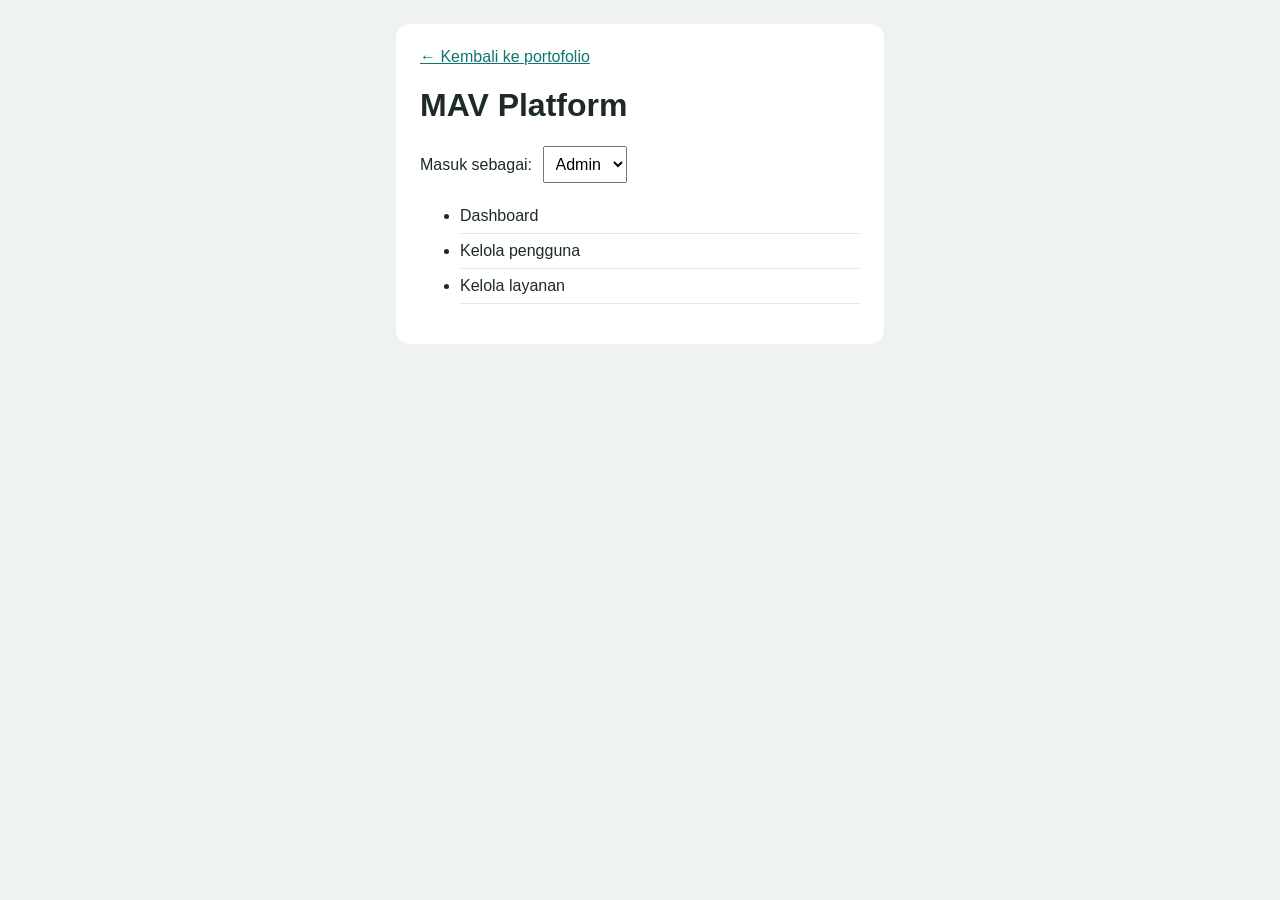
<file: mav-platform/index.html>
<!DOCTYPE html>
<html lang="id">

<head>
    <meta charset="UTF-8">
    <meta name="viewport" content="width=device-width, initial-scale=1">

    <title>MAV Platform</title>

    <link rel="stylesheet" href="style.css">
</head>

<body>

    <div class="kotak">

        <a href="../index.html">&larr; Kembali ke portofolio</a>

        <h1>MAV Platform</h1>

        <label>
            Masuk sebagai:

            <select id="peran">
                <option value="admin">Admin</option>
                <option value="staf">Staf</option>
                <option value="tamu">Tamu</option>
            </select>
        </label>

        <ul id="menu"></ul>

    </div>

    <script src="script.js"></script>

</body>

</html>
</file>
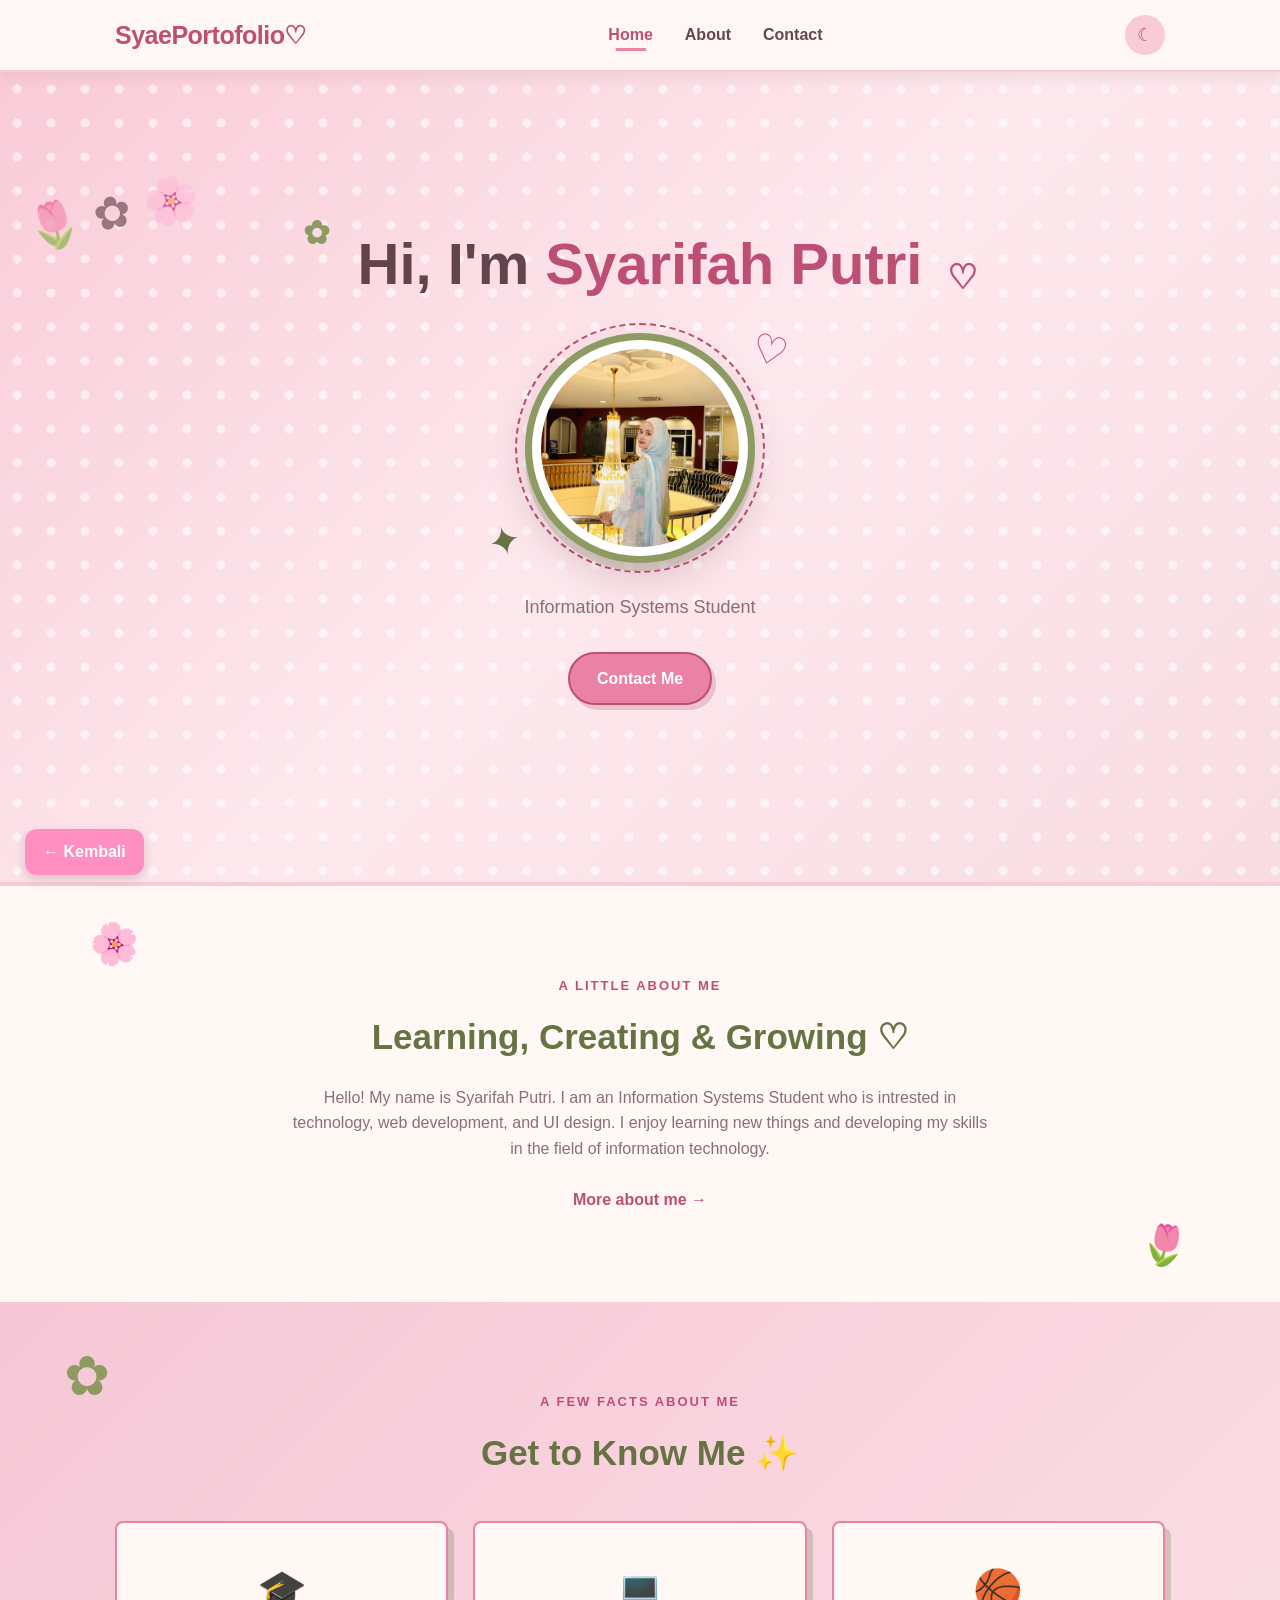
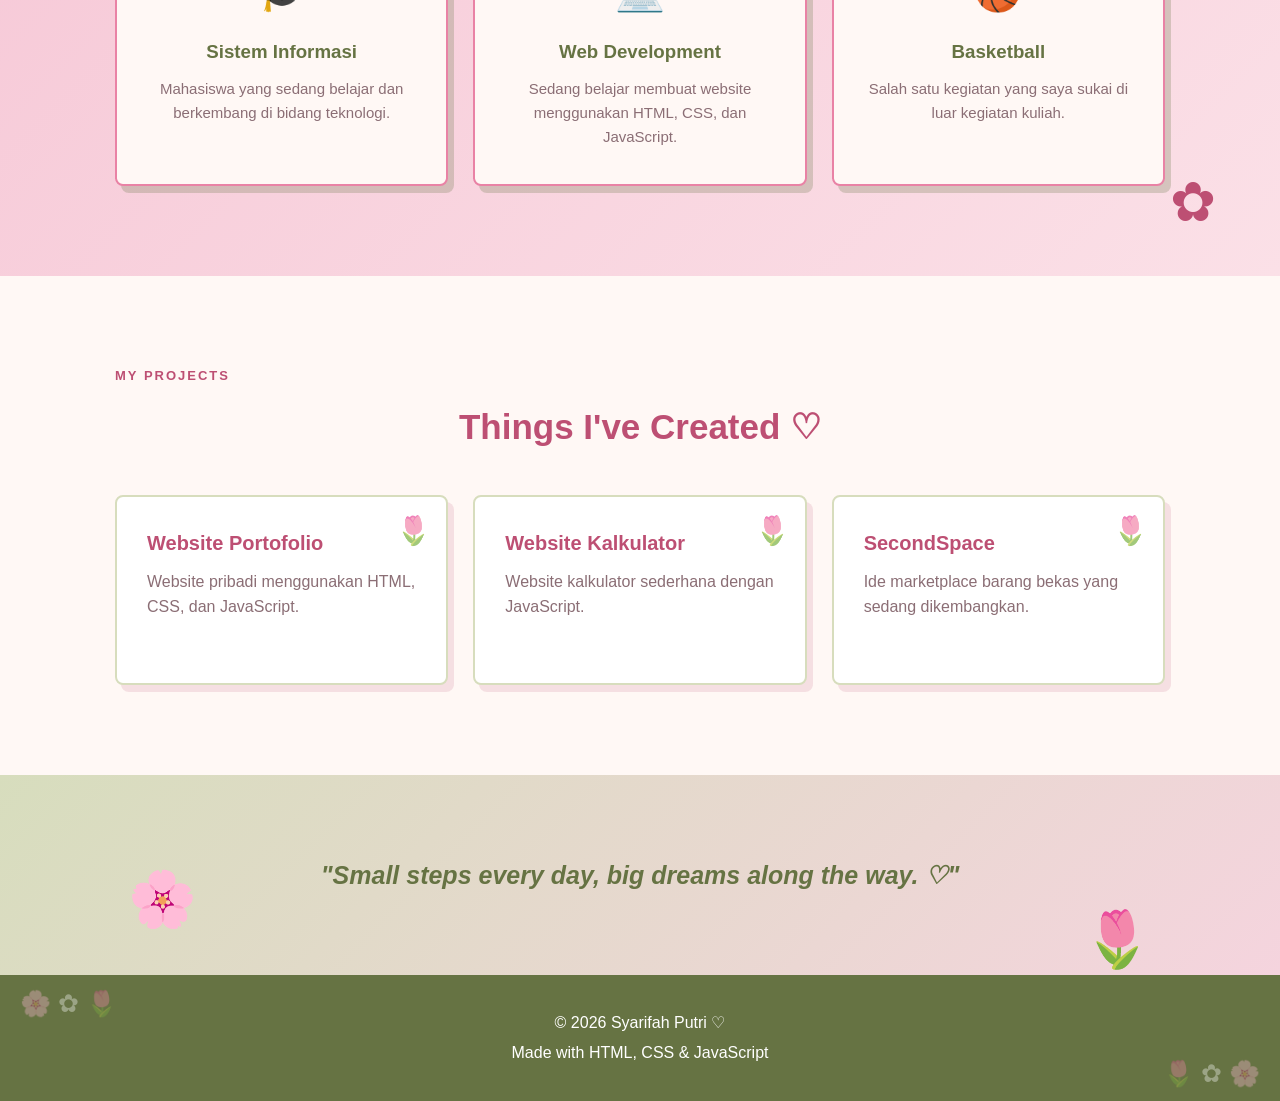
<file: portofolio/index.html>
<!DOCTYPE html>
<html lang="id">

<head>
    <a href="../index.html" class="btn-back">← Kembali</a>
    <meta charset="UTF-8">

    <meta name="viewport" content="width=device-width, initial-scale=1.0">

    <title>Portofolio Syarifah Putri</title>

    <link rel="stylesheet" href="css/style.css">

</head>


<body>

    <!-- NAVBAR --> 

    <nav>

        <div class="container">

            <div class="logo">
                SyaePortofolio♡
            </div>


            <ul class="nav-links">

                <li>
                    <a href="index.html" class="active">
                        Home
                    </a>
                </li>

                <li>
                    <a href="about.html">
                        About
                    </a>
                </li>

                <li>
                    <a href="contact.html">
                        Contact
                    </a>
                </li>

            </ul>


            <button id="dark-mode-btn">
                ☾
            </button>

        </div>

    </nav>

    <!-- HERO / HOME ATAS -->

    <section class="hero">

        <div class="container">

            <div class="hero-content">


                <h1>
                    Hi, I'm
                    <span id="typing-text"></span>
                </h1>

                <!-- FOTO PROFIL -->

                <div class="profile-container">

                    <div class="profile-decoration decoration-one">
                        ♡
                    </div>

                    <div class="profile-decoration decoration-two">
                        ✦
                    </div>


                    <div class="profile-circle">

                        <img
                            src="images/profile.jpg"
                            alt="Foto Syarifah Putri"
                        >

                    </div>

                </div>


                <p class="hero-text">
                    Information Systems Student
                </p>


                <div class="hero-buttons">

                    <a href="contact.html" class="btn">
                        Contact Me
                    </a>

                </div>


            </div>

        </div>

    </section>



    <!-- ABOUT PREVIEW -->

    <section class="about-preview">

        <div class="container">

            <p class="section-label">
                A LITTLE ABOUT ME
            </p>


            <h2>
                Learning, Creating & Growing ♡
            </h2>


            <p>
                Hello! My name is Syarifah Putri. I am an Information Systems Student who is intrested in technology, web development, and UI design. I enjoy learning new things and developing my skills in the field of information technology.
            </p>


            <a href="about.html" class="small-link">
                More about me →
            </a>

        </div>

    </section>



    <!-- QUICK FACTS -->

    <section class="quick-facts">

        <div class="container">

            <p class="section-label">
                A FEW FACTS ABOUT ME
            </p>


            <h2>
                Get to Know Me ✨
            </h2>


            <div class="facts-list">


                <div class="fact-item">

                    <span>🎓</span>

                    <h3>
                        Sistem Informasi
                    </h3>

                    <p>
                        Mahasiswa yang sedang belajar
                        dan berkembang di bidang teknologi.
                    </p>

                </div>


                <div class="fact-item">

                    <span>💻</span>

                    <h3>
                        Web Development
                    </h3>

                    <p>
                        Sedang belajar membuat website
                        menggunakan HTML, CSS, dan JavaScript.
                    </p>

                </div>


                <div class="fact-item">

                    <span>🏀</span>

                    <h3>
                        Basketball
                    </h3>

                    <p>
                        Salah satu kegiatan yang saya
                        sukai di luar kegiatan kuliah.
                    </p>

                </div>


            </div>

        </div>

    </section>



    <!-- PROJECTS -->

    <section class="projects">

        <div class="container">

            <p class="section-label">
                MY PROJECTS
            </p>


            <h2>
                Things I've Created ♡
            </h2>


            <div
                class="project-grid"
                id="project-grid">
            </div>

        </div>

    </section>



    <!-- QUOTE -->

    <section class="quote">

        <div class="container">

            <p>
                "Small steps every day, big dreams along the way. ♡"
            </p>

        </div>

    </section>



    <!-- FOOTER -->

    <footer>

        <p>
            © 2026 Syarifah Putri ♡
        </p>

        <p>
            Made with HTML, CSS & JavaScript
        </p>

    </footer>



    <script src="js/main.js"></script>

</body>

</html>
</file>
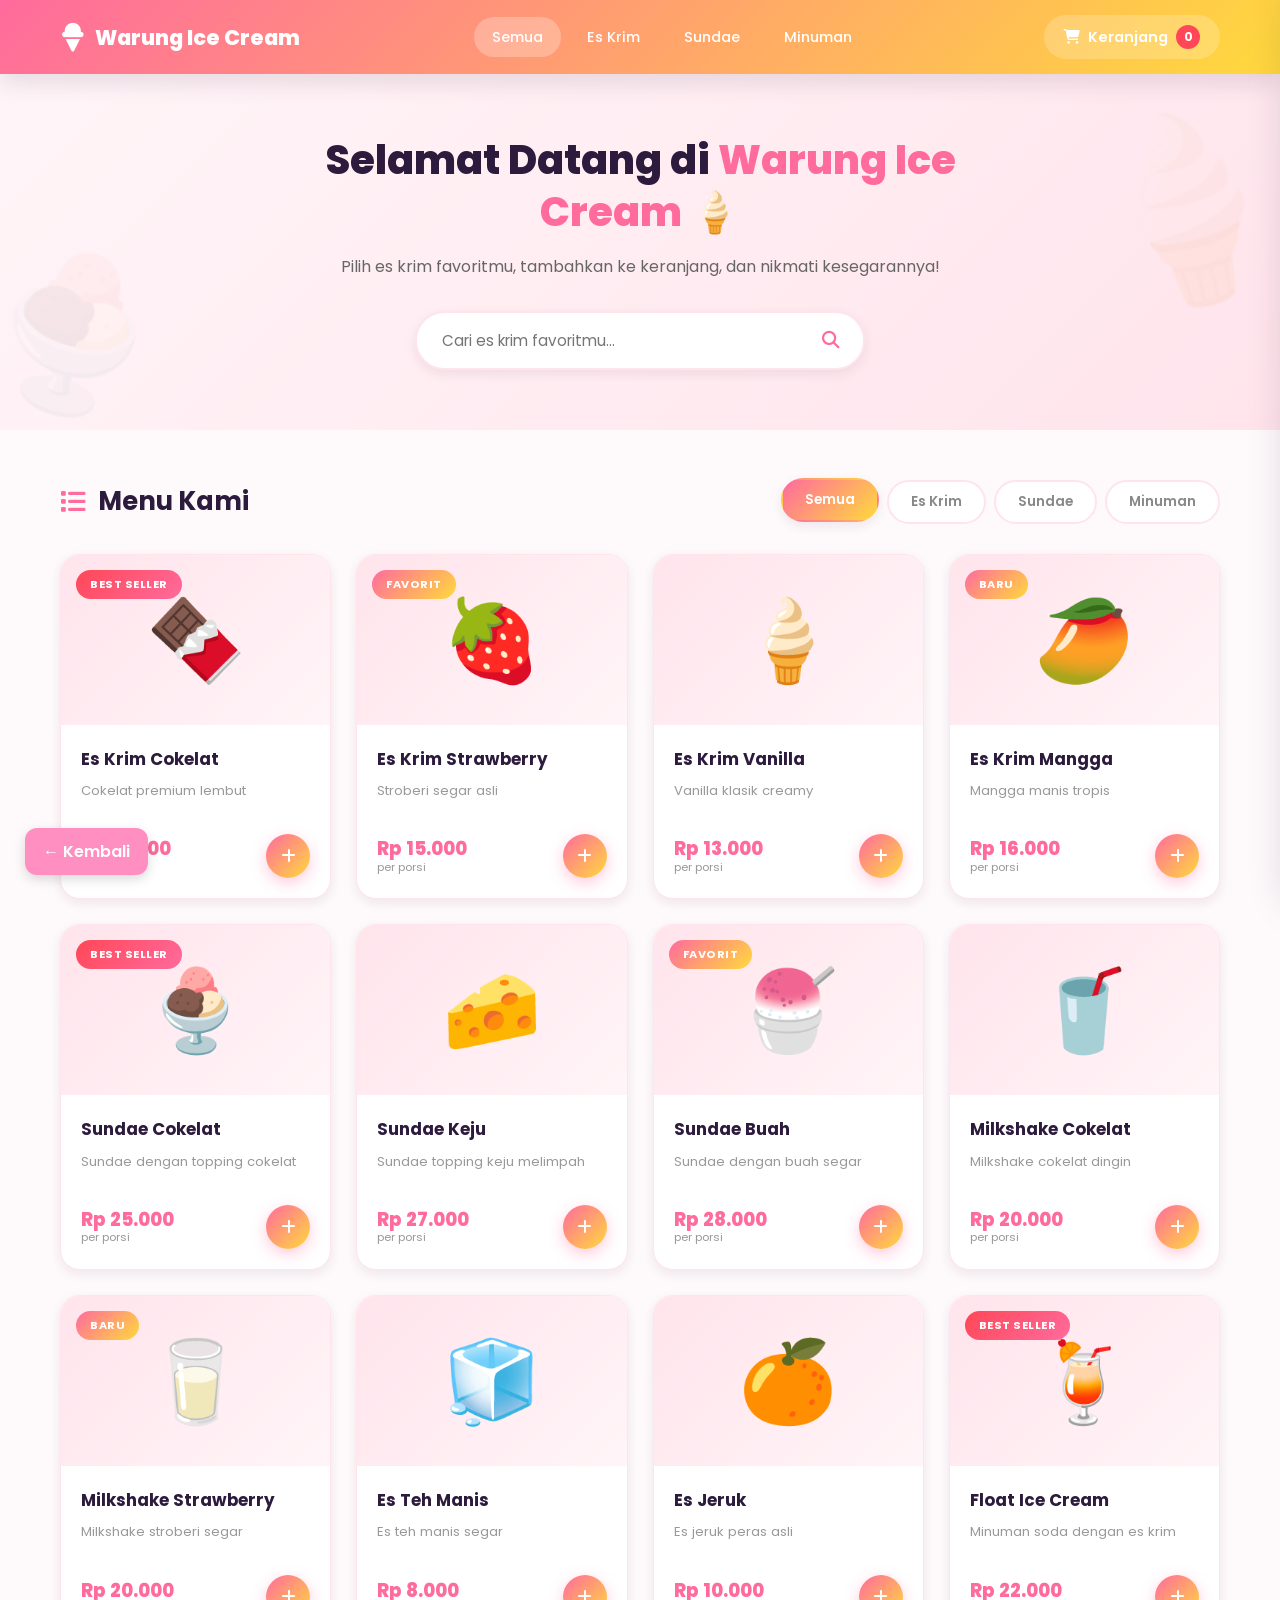
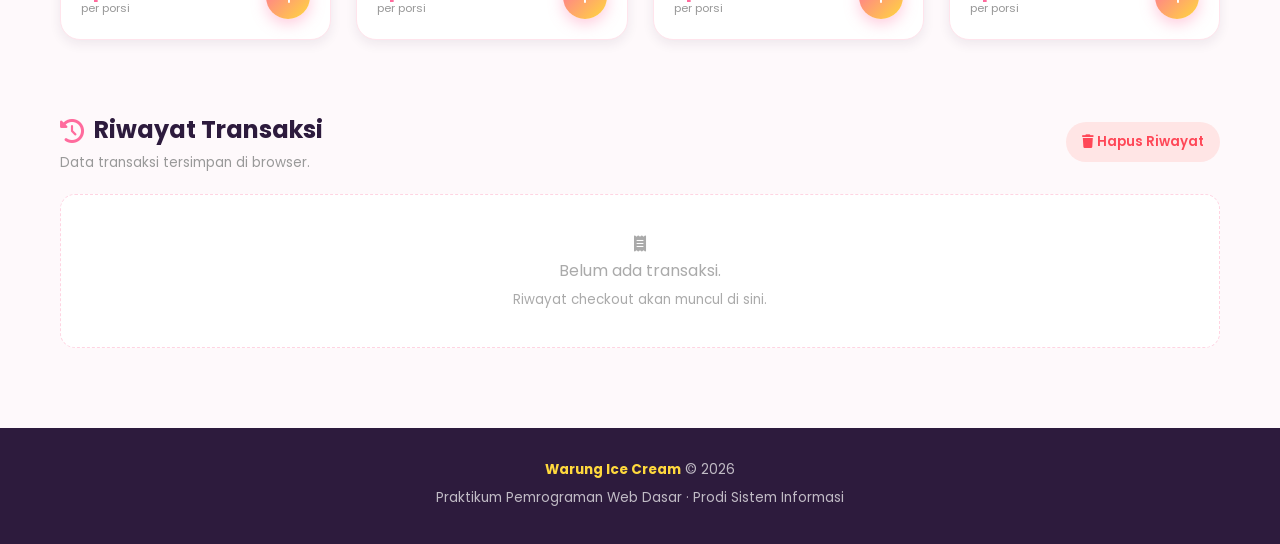
<file: web es cream/index.html>
<!DOCTYPE html>
<html lang="id">
<head>
    <meta charset="UTF-8">
    <meta name="viewport" content="width=device-width, initial-scale=1.0">

    <title>Warung Ice Cream - Es Krim Segar Setiap Hari</title>

    <!-- jQuery CDN -->
    <script src="https://code.jquery.com/jquery-3.7.1.min.js"
        integrity="sha256-/JqT3SQfawRcv/BIHPThkBvs0OEvtFFmqPF/lYI/Cxo="
        crossorigin="anonymous"></script>

    <!-- Font Awesome -->
    <link rel="stylesheet"
        href="https://cdnjs.cloudflare.com/ajax/libs/font-awesome/6.4.0/css/all.min.css">

    <!-- Google Fonts -->
    <link
        href="https://fonts.googleapis.com/css2?family=Poppins:wght@300;400;500;600;700;800&display=swap"
        rel="stylesheet">

    <!-- CSS -->
    <link rel="stylesheet" href="style.css">
</head>

<body>

    <!-- ================= NAVBAR ================= -->
    <a href="../index.html" class="btn-back">← Kembali</a>
    <nav class="navbar">
        <div class="nav-container">

            <div class="logo">
                <i class="fas fa-ice-cream"></i>
                <span>Warung Ice Cream</span>
            </div>

            <div class="nav-menu" id="navMenu">
                <a class="nav-link active" data-filter="all">Semua</a>
                <a class="nav-link" data-filter="es-krim">Es Krim</a>
                <a class="nav-link" data-filter="sundae">Sundae</a>
                <a class="nav-link" data-filter="minuman">Minuman</a>
            </div>

            <div class="cart-btn" id="cartBtn">
                <i class="fas fa-shopping-cart"></i>
                <span class="cart-text">Keranjang</span>
                <span class="cart-badge" id="cartBadge">0</span>
            </div>

            <div class="hamburger" id="hamburger">
                <i class="fas fa-bars"></i>
            </div>

        </div>
    </nav>


    <!-- ================= HERO ================= -->
    <section class="hero">

        <div class="hero-content">

            <h1>
                Selamat Datang di
                <span>Warung Ice Cream</span> 🍦
            </h1>

            <p>
                Pilih es krim favoritmu, tambahkan ke keranjang,
                dan nikmati kesegarannya!
            </p>

            <div class="search-box">
                <input
                    type="text"
                    id="searchProduk"
                    placeholder="Cari es krim favoritmu..."
                >

                <i class="fas fa-search"></i>
            </div>

        </div>

    </section>


    <!-- ================= PRODUK ================= -->
    <section class="produk-section">

        <div class="section-header">

            <h2>
                <i class="fas fa-list"></i>
                Menu Kami
            </h2>

            <div class="filter-btns">

                <button class="filter-btn active" data-cat="all">
                    Semua
                </button>

                <button class="filter-btn" data-cat="es-krim">
                    Es Krim
                </button>

                <button class="filter-btn" data-cat="sundae">
                    Sundae
                </button>

                <button class="filter-btn" data-cat="minuman">
                    Minuman
                </button>

            </div>

        </div>

        <!-- Produk dirender oleh jQuery -->
        <div class="produk-grid" id="produkGrid"></div>

    </section>


    <!-- ================= CART OVERLAY ================= -->
    <div class="cart-overlay" id="cartOverlay"></div>


    <!-- ================= CART SIDEBAR ================= -->
    <aside class="cart-sidebar" id="cartSidebar">

        <div class="cart-header">

            <h3>
                <i class="fas fa-shopping-bag"></i>
                Keranjang Belanja
            </h3>

            <button class="cart-close" id="cartClose">
                <i class="fas fa-times"></i>
            </button>

        </div>


        <div class="cart-items" id="cartItems">
            <!-- Keranjang dirender oleh jQuery -->
        </div>


        <div class="cart-footer">

            <div class="cart-summary">

                <div class="summary-row">
                    <span>Subtotal</span>
                    <span id="cartOriginal">Rp 0</span>
                </div>

                <div class="summary-row discount-row">
                    <span>Diskon</span>
                    <span id="cartDiscount">Rp 0</span>
                </div>

                <div class="cart-total">
                    <span>Total</span>
                    <span class="total-price" id="cartTotal">
                        Rp 0
                    </span>
                </div>

            </div>

            <button class="btn-checkout" id="btnCheckout">
                <i class="fas fa-check-circle"></i>
                Checkout Sekarang
            </button>

        </div>

    </aside>


    <!-- ================= MODAL PEMBELI ================= -->
    <div class="modal-overlay" id="buyerModal">

        <div class="buyer-modal">

            <div class="modal-header">

                <div>
                    <h3>
                        <i class="fas fa-user"></i>
                        Data Pembeli
                    </h3>

                    <p>
                        Isi data sebelum melakukan checkout
                    </p>
                </div>

                <button class="modal-close" id="buyerModalClose">
                    <i class="fas fa-times"></i>
                </button>

            </div>


            <form id="buyerForm">

                <div class="form-group">

                    <label for="namaPembeli">
                        Nama Lengkap
                    </label>

                    <input
                        type="text"
                        id="namaPembeli"
                        placeholder="Masukkan nama lengkap"
                    >

                    <small class="error-message" id="namaError"></small>

                </div>


                <div class="form-group">

                    <label for="alamatPembeli">
                        Alamat
                    </label>

                    <textarea
                        id="alamatPembeli"
                        rows="3"
                        placeholder="Masukkan alamat lengkap"
                    ></textarea>

                    <small class="error-message" id="alamatError"></small>

                </div>


                <div class="form-group">

                    <label for="hpPembeli">
                        Nomor HP
                    </label>

                    <input
                        type="text"
                        id="hpPembeli"
                        placeholder="Contoh: 081234567890"
                    >

                    <small class="error-message" id="hpError"></small>

                </div>


                <button type="submit" class="btn-submit">
                    <i class="fas fa-shopping-cart"></i>
                    Konfirmasi Checkout
                </button>

            </form>

        </div>

    </div>


    <!-- ================= RIWAYAT TRANSAKSI ================= -->
    <section class="riwayat-section">

        <div class="riwayat-header">

            <div>
                <h2>
                    <i class="fas fa-history"></i>
                    Riwayat Transaksi
                </h2>

                <p>
                    Data transaksi tersimpan di browser.
                </p>
            </div>

            <button id="btnHapusRiwayat" class="btn-clear-history">
                <i class="fas fa-trash"></i>
                Hapus Riwayat
            </button>

        </div>


        <div id="riwayatList" class="riwayat-list">
            <!-- Riwayat ditampilkan dengan jQuery -->
        </div>

    </section>


    <!-- ================= TOAST ================= -->
    <div class="toast" id="toast">

        <i class="fas fa-check-circle"></i>

        <span id="toastMsg">
            Produk ditambahkan!
        </span>

    </div>


    <!-- ================= FOOTER ================= -->
    <footer class="footer">

        <p>
            <strong>Warung Ice Cream</strong> © 2026
        </p>

        <p>
            Praktikum Pemrograman Web Dasar · Prodi Sistem Informasi
        </p>

    </footer>


    <!-- JavaScript -->
    <script src="script.js"></script>

</body>
</html>
</file>
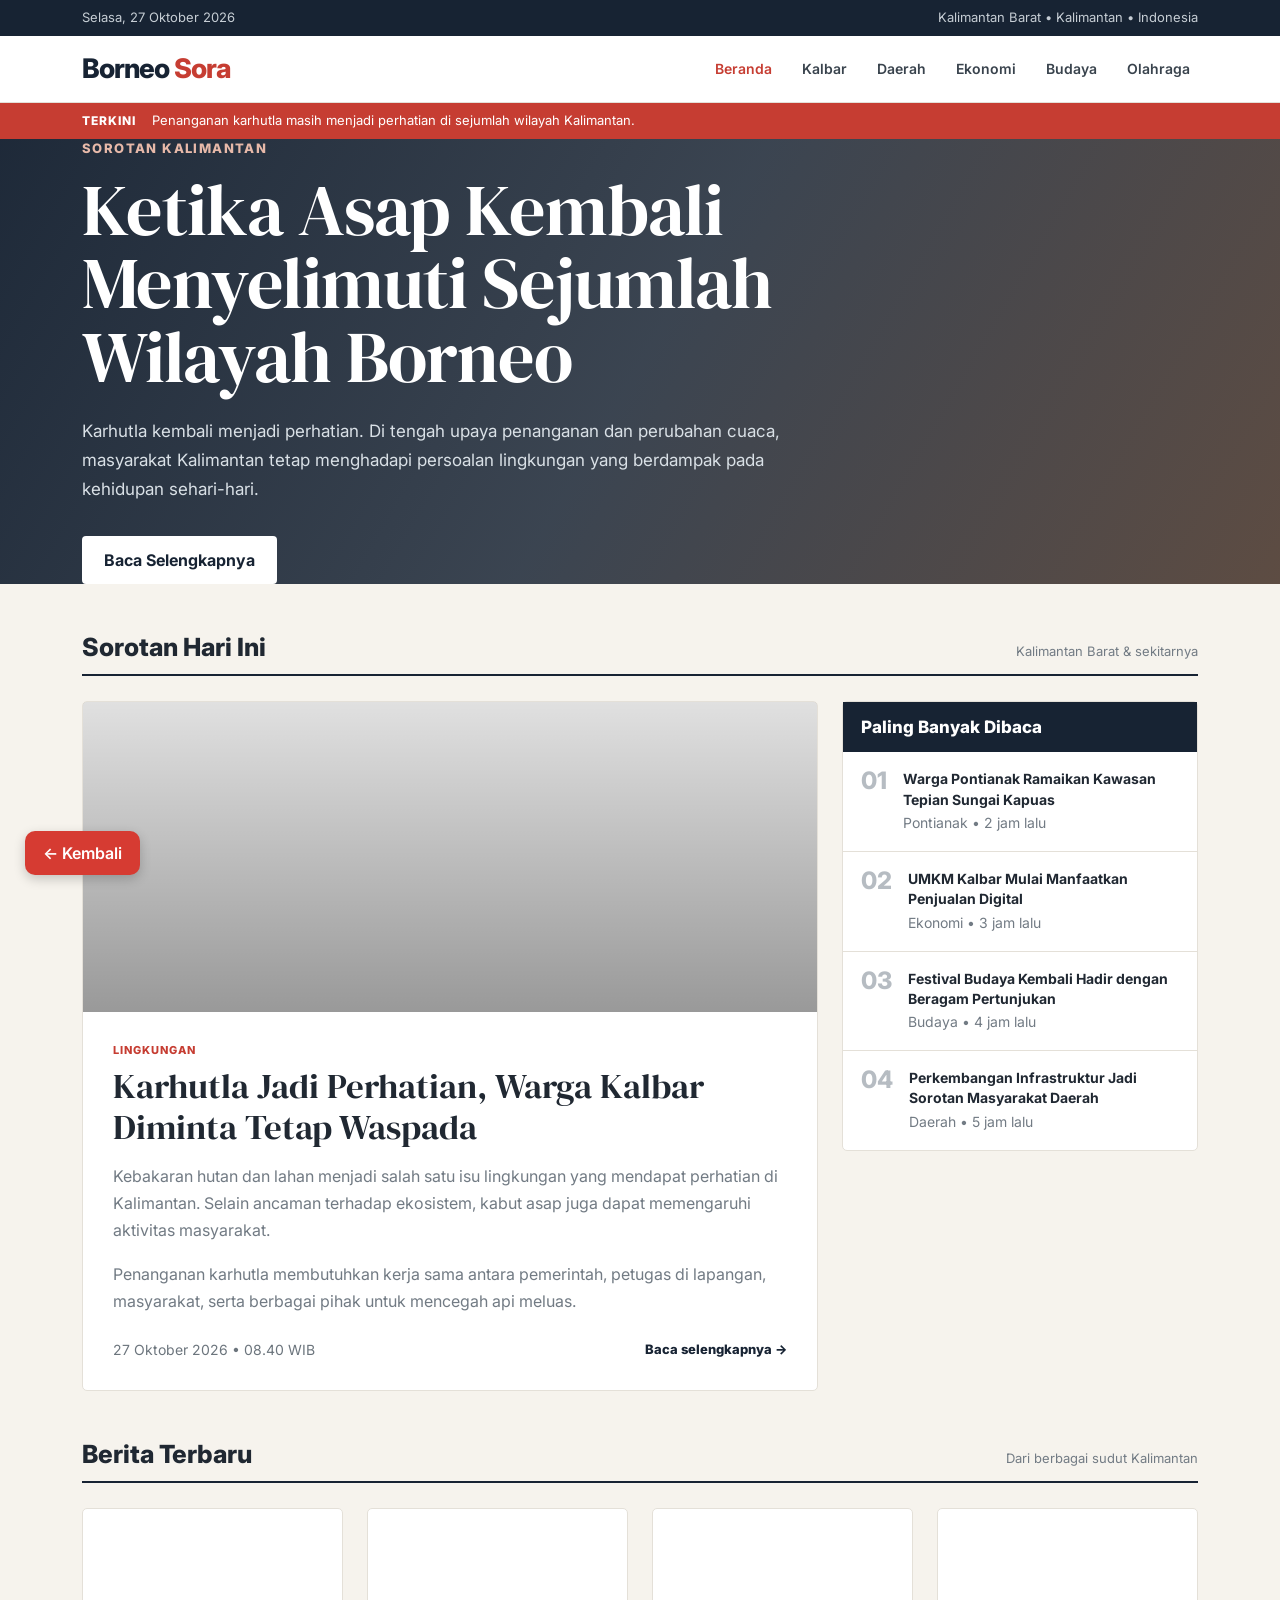
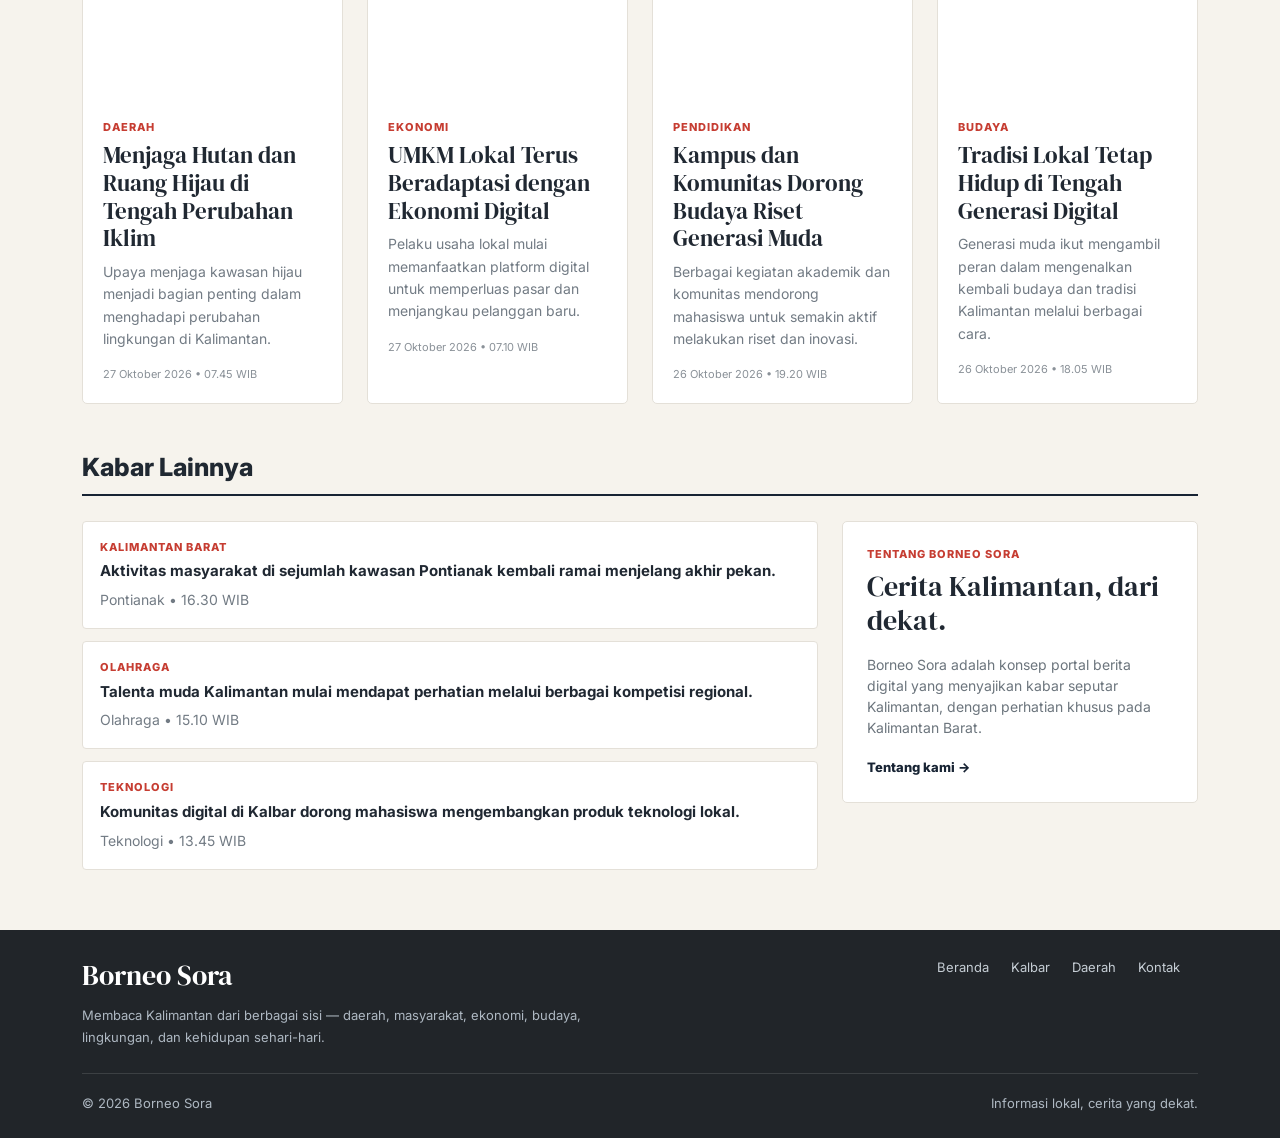
<file: portal-berita/portal_berita.html>
<!DOCTYPE html>
<html lang="id">
<head>
    <style>
    .btn-back {
        position: fixed;
        bottom: 25px;
        left: 25px;

        padding: 10px 18px;

        background: #d63b32;
        color: white;

        text-decoration: none;
        border-radius: 10px;

        font-size: 16px;
        font-weight: 600;

        box-shadow: 0 4px 12px rgba(0, 0, 0, 0.2);

        z-index: 999;
    }

    .btn-back:hover {
        background: #b92f28;
    }
    </style>
    <meta charset="UTF-8">
    <meta name="viewport" content="width=device-width, initial-scale=1.0">

    <title>Borneo Sora | Kabar Kalimantan</title>

    <!-- Bootstrap 5 -->
    <link
        href="https://cdn.jsdelivr.net/npm/bootstrap@5.3.0/dist/css/bootstrap.min.css"
        rel="stylesheet"
    >

    <!-- Google Fonts -->
    <link rel="preconnect" href="https://fonts.googleapis.com">
    <link rel="preconnect" href="https://fonts.gstatic.com" crossorigin>

    <link
        href="https://fonts.googleapis.com/css2?family=DM+Serif+Display&family=Inter:wght@400;500;600;700;800&display=swap"
        rel="stylesheet"
    >

    <style>

        /* =====================================================
           WARNA UTAMA
        ===================================================== */

        :root {
            --navy: #172333;
            --navy-light: #26384c;
            --cream: #f6f3ed;
            --paper: #ffffff;
            --red: #c63d32;
            --muted: #727b84;
            --border: #e4e0d8;
        }


        /* =====================================================
           GLOBAL
        ===================================================== */

        body {
            margin: 0;
            background-color: var(--cream);
            color: #202832;
            font-family: "Inter", sans-serif;
        }

        a {
            text-decoration: none;
        }

        .serif {
            font-family: "DM Serif Display", serif;
        }


        /* =====================================================
           TOP BAR
        ===================================================== */

        .top-bar {
            background-color: var(--navy);
            color: #d9e0e6;
            font-size: 13px;
        }

        .top-bar span {
            opacity: 0.9;
        }


        /* =====================================================
           NAVBAR
           Tetap memakai class Bootstrap:
           navbar navbar-expand-lg navbar-dark bg-dark
        ===================================================== */

        .main-navbar {
            background-color: #ffffff !important;
            border-bottom: 1px solid var(--border);
        }

        /* Logo */
        .main-navbar .navbar-brand {
            color: var(--navy) !important;
            font-size: 27px;
            letter-spacing: -1px;
            font-weight: 800;
        }

        /* Kata Sora */
        .main-navbar .navbar-brand span {
            color: var(--red) !important;
        }

        /* Menu */
        .main-navbar .navbar-nav .nav-link {
            color: #39434d !important;
            font-size: 14px;
            font-weight: 600;
            margin-left: 14px;
        }

        .main-navbar .navbar-nav .nav-link:hover,
        .main-navbar .navbar-nav .nav-link.active {
            color: var(--red) !important;
        }

        /* Tombol hamburger */
        .main-navbar .navbar-toggler {
            background-color: var(--navy);
            border: none;
        }


        /* =====================================================
           BREAKING NEWS
        ===================================================== */

        .breaking-bar {
            background-color: var(--red);
            color: white;
        }

        .breaking-label {
            font-size: 12px;
            font-weight: 800;
            letter-spacing: 1px;
            white-space: nowrap;
        }

        .breaking-text {
            font-size: 13px;
            white-space: nowrap;
            overflow: hidden;
            text-overflow: ellipsis;
        }


        /* =====================================================
           HERO
        ===================================================== */

        .hero {
            background:
                linear-gradient(
                    120deg,
                    rgba(23, 35, 51, 0.97),
                    rgba(23, 35, 51, 0.84),
                    rgba(72, 53, 43, 0.88)
                );

            color: white;
            min-height: 420px;

            display: flex;
            align-items: center;
        }

        .hero-content {
            max-width: 850px;
        }

        .hero-category {
            color: #e7b9a9;
            font-size: 13px;
            font-weight: 800;
            letter-spacing: 1.4px;
            text-transform: uppercase;
        }

        .hero h1 {
            font-family: "DM Serif Display", serif;
            font-size: clamp(42px, 6vw, 72px);
            line-height: 1.02;
            letter-spacing: -1px;
            margin-top: 15px;
        }

        .hero p {
            max-width: 720px;
            color: #d9e0e6;
            font-size: 17px;
            line-height: 1.7;
        }

        .hero-button {
            background-color: white;
            color: var(--navy);
            border: none;
            border-radius: 4px;
            padding: 12px 22px;
            font-weight: 700;
        }

        .hero-button:hover {
            background-color: #ece9e2;
            color: var(--navy);
        }


        /* =====================================================
           SECTION HEADING
        ===================================================== */

        .section-heading {
            border-bottom: 2px solid var(--navy);
            padding-bottom: 12px;
            margin-bottom: 25px;
        }

        .section-heading h2 {
            margin: 0;
            font-size: 25px;
            font-weight: 800;
        }

        .section-heading span {
            color: var(--muted);
            font-size: 13px;
        }


        /* =====================================================
           BERITA UTAMA
        ===================================================== */

        .main-news {
            background-color: var(--paper);
            border: 1px solid var(--border);
            border-radius: 5px;
            overflow: hidden;
        }

        .main-news-image {
            min-height: 310px;

            background:
                linear-gradient(
                    rgba(0, 0, 0, 0.12),
                    rgba(0, 0, 0, 0.4)
                ),
                url("https://images.unsplash.com/photo-1511497584788-876760111969?auto=format&fit=crop&w=1200&q=80")
                center / cover;
        }

        .main-news-content {
            padding: 30px;
        }

        .category {
            color: var(--red);
            font-size: 11px;
            font-weight: 800;
            letter-spacing: 1px;
            text-transform: uppercase;
        }

        .main-news h2 {
            font-family: "DM Serif Display", serif;
            font-size: 35px;
            line-height: 1.15;
            margin-top: 8px;
        }

        .main-news p {
            color: var(--muted);
            line-height: 1.7;
        }

        .read-more {
            color: var(--navy);
            font-size: 13px;
            font-weight: 800;
        }

        .read-more:hover {
            color: var(--red);
        }


        /* =====================================================
           SIDEBAR
        ===================================================== */

        .sidebar-box {
            background-color: white;
            border: 1px solid var(--border);
            border-radius: 5px;
        }

        .sidebar-header {
            background-color: var(--navy);
            color: white;
            padding: 15px 18px;
        }

        .sidebar-header h3 {
            margin: 0;
            font-size: 17px;
            font-weight: 800;
        }

        .popular-item {
            padding: 17px 18px;
            border-bottom: 1px solid var(--border);
        }

        .popular-item:last-child {
            border-bottom: none;
        }

        .popular-number {
            color: #b6bcc2;
            font-size: 24px;
            font-weight: 800;
            line-height: 1;
        }

        .popular-item h4 {
            font-size: 14px;
            line-height: 1.45;
            font-weight: 700;
            margin: 0;
        }

        .popular-item small {
            color: var(--muted);
        }


        /* =====================================================
           CARD BERITA
        ===================================================== */

        .news-card {
            height: 100%;
            background-color: white;
            border: 1px solid var(--border);
            border-radius: 5px;
            overflow: hidden;
            transition: 0.25s ease;
        }

        .news-card:hover {
            transform: translateY(-4px);
            box-shadow: 0 12px 30px rgba(23, 35, 51, 0.10);
        }

        .news-photo {
            height: 190px;
            background-size: cover;
            background-position: center;
        }

        .photo-1 {
            background-image:
                url("https://images.unsplash.com/photo-1516026672322-bc52d61a55d5?auto=format&fit=crop&w=700&q=80");
        }

        .photo-2 {
            background-image:
                url("https://images.unsplash.com/photo-1533130061792-64b345e4a833?auto=format&fit=crop&w=700&q=80");
        }

        .photo-3 {
            background-image:
                url("https://images.unsplash.com/photo-1529107386315-e1a2ed48a620?auto=format&fit=crop&w=700&q=80");
        }

        .photo-4 {
            background-image:
                url("https://images.unsplash.com/photo-1516939884455-1445c8652f83?auto=format&fit=crop&w=700&q=80");
        }

        .news-body {
            padding: 20px;
        }

        .news-body h3 {
            font-family: "DM Serif Display", serif;
            font-size: 23px;
            line-height: 1.2;
            margin-top: 7px;
        }

        .news-body p {
            color: var(--muted);
            font-size: 14px;
            line-height: 1.6;
        }

        .news-meta {
            color: #8a9198;
            font-size: 11px;
            margin-top: 15px;
        }


        /* =====================================================
           BERITA SINGKAT
        ===================================================== */

        .small-news {
            background: white;
            border: 1px solid var(--border);
            padding: 17px;
            margin-bottom: 12px;
            border-radius: 4px;
        }

        .small-news h4 {
            font-size: 15px;
            line-height: 1.45;
            margin: 5px 0;
            font-weight: 700;
        }

        .small-news small {
            color: var(--muted);
        }


        /* =====================================================
           FOOTER
        ===================================================== */

        footer {
            background-color: var(--navy);
            color: white;
        }

        .footer-brand {
            font-family: "DM Serif Display", serif;
            font-size: 28px;
        }

        footer p {
            color: #aeb8c2;
            font-size: 13px;
            line-height: 1.7;
        }

        .footer-links a {
            color: #c5cdd4;
            font-size: 13px;
            margin-right: 18px;
        }

        .footer-links a:hover {
            color: white;
        }

        .copyright {
            border-top: 1px solid rgba(255,255,255,0.12);
            margin-top: 25px;
            padding-top: 18px;
        }


        /* =====================================================
           RESPONSIVE
        ===================================================== */

        @media (max-width: 767px) {

            .top-bar {
                display: none;
            }

            .hero {
                min-height: 390px;
            }

            .hero h1 {
                font-size: 42px;
            }

            .hero p {
                font-size: 15px;
            }

            .main-news-image {
                min-height: 230px;
            }

            .main-news-content {
                padding: 22px;
            }

            .main-news h2 {
                font-size: 29px;
            }

        }

    </style>
</head>


<body>
    <a href="../index.html" class="btn-back">← Kembali</a>
    <!-- =====================================================
         TOP BAR
    ===================================================== -->

    <div class="top-bar py-2">

        <div class="container">

            <div class="d-flex justify-content-between">

                <span>
                    Selasa, 27 Oktober 2026
                </span>

                <span>
                    Kalimantan Barat • Kalimantan • Indonesia
                </span>

            </div>

        </div>

    </div>


    <!-- =====================================================
         NAVBAR
         Requirement tugas:
         navbar navbar-expand-lg navbar-dark bg-dark
    ===================================================== -->

    <nav class="navbar navbar-expand-lg navbar-dark bg-dark main-navbar">

        <div class="container">

            <!-- LOGO -->
            <a class="navbar-brand" href="#">
                Borneo <span>Sora</span>
            </a>


            <!-- HAMBURGER -->
            <button
                class="navbar-toggler"
                type="button"
                data-bs-toggle="collapse"
                data-bs-target="#navbarMenu"
                aria-controls="navbarMenu"
                aria-expanded="false"
                aria-label="Toggle navigation"
            >
                <span class="navbar-toggler-icon"></span>
            </button>


            <!-- MENU -->
            <div class="collapse navbar-collapse" id="navbarMenu">

                <ul class="navbar-nav ms-auto">

                    <li class="nav-item">
                        <a class="nav-link active" href="#">
                            Beranda
                        </a>
                    </li>

                    <li class="nav-item">
                        <a class="nav-link" href="#kalbar">
                            Kalbar
                        </a>
                    </li>

                    <li class="nav-item">
                        <a class="nav-link" href="#daerah">
                            Daerah
                        </a>
                    </li>

                    <li class="nav-item">
                        <a class="nav-link" href="#ekonomi">
                            Ekonomi
                        </a>
                    </li>

                    <li class="nav-item">
                        <a class="nav-link" href="#budaya">
                            Budaya
                        </a>
                    </li>

                    <li class="nav-item">
                        <a class="nav-link" href="#olahraga">
                            Olahraga
                        </a>
                    </li>

                </ul>

            </div>

        </div>

    </nav>


    <!-- =====================================================
         BREAKING NEWS
    ===================================================== -->

    <div class="breaking-bar py-2">

        <div class="container">

            <div class="d-flex align-items-center gap-3">

                <span class="breaking-label">
                    TERKINI
                </span>

                <span class="breaking-text">
                    Penanganan karhutla masih menjadi perhatian
                    di sejumlah wilayah Kalimantan.
                </span>

            </div>

        </div>

    </div>


    <!-- =====================================================
         HERO
         Requirement tugas:
         col-12
    ===================================================== -->

    <header class="hero">

        <div class="container">

            <div class="row">

                <div class="col-12">

                    <div class="hero-content">

                        <div class="hero-category">
                            Sorotan Kalimantan
                        </div>

                        <h1>
                            Ketika Asap Kembali Menyelimuti
                            Sejumlah Wilayah Borneo
                        </h1>

                        <p class="mt-4">
                            Karhutla kembali menjadi perhatian. Di tengah
                            upaya penanganan dan perubahan cuaca, masyarakat
                            Kalimantan tetap menghadapi persoalan lingkungan
                            yang berdampak pada kehidupan sehari-hari.
                        </p>

                        <a
                            href="#kalbar"
                            class="btn hero-button mt-3"
                        >
                            Baca Selengkapnya
                        </a>

                    </div>

                </div>

            </div>

        </div>

    </header>


    <!-- =====================================================
         MAIN CONTENT
    ===================================================== -->

    <main class="container py-5" id="kalbar">


        <!-- SECTION TITLE -->

        <div class="section-heading d-flex justify-content-between align-items-end">

            <h2>
                Sorotan Hari Ini
            </h2>

            <span>
                Kalimantan Barat & sekitarnya
            </span>

        </div>


        <div class="row g-4">


            <!-- =================================================
                 BERITA UTAMA
                 Requirement:
                 col-12 col-lg-8
            ================================================== -->

            <div class="col-12 col-lg-8">

                <article class="main-news">

                    <div class="main-news-image"></div>

                    <div class="main-news-content">

                        <div class="category">
                            Lingkungan
                        </div>

                        <h2>
                            Karhutla Jadi Perhatian,
                            Warga Kalbar Diminta Tetap Waspada
                        </h2>

                        <p class="mt-3">
                            Kebakaran hutan dan lahan menjadi salah satu isu
                            lingkungan yang mendapat perhatian di Kalimantan.
                            Selain ancaman terhadap ekosistem, kabut asap juga
                            dapat memengaruhi aktivitas masyarakat.
                        </p>

                        <p>
                            Penanganan karhutla membutuhkan kerja sama antara
                            pemerintah, petugas di lapangan, masyarakat,
                            serta berbagai pihak untuk mencegah api meluas.
                        </p>

                        <div class="d-flex justify-content-between align-items-center mt-4">

                            <small class="text-secondary">
                                27 Oktober 2026 • 08.40 WIB
                            </small>

                            <a href="#" class="read-more">
                                Baca selengkapnya →
                            </a>

                        </div>

                    </div>

                </article>

            </div>


            <!-- =================================================
                 SIDEBAR TRENDING
                 Requirement:
                 col-12 col-lg-4
            ================================================== -->

            <div class="col-12 col-lg-4">

                <div class="sidebar-box">

                    <div class="sidebar-header">

                        <h3>
                            Paling Banyak Dibaca
                        </h3>

                    </div>


                    <!-- TRENDING 1 -->

                    <div class="popular-item">

                        <div class="row g-3">

                            <div class="col-auto">

                                <div class="popular-number">
                                    01
                                </div>

                            </div>

                            <div class="col">

                                <h4>
                                    Warga Pontianak Ramaikan Kawasan
                                    Tepian Sungai Kapuas
                                </h4>

                                <small>
                                    Pontianak • 2 jam lalu
                                </small>

                            </div>

                        </div>

                    </div>


                    <!-- TRENDING 2 -->

                    <div class="popular-item">

                        <div class="row g-3">

                            <div class="col-auto">

                                <div class="popular-number">
                                    02
                                </div>

                            </div>

                            <div class="col">

                                <h4>
                                    UMKM Kalbar Mulai Manfaatkan
                                    Penjualan Digital
                                </h4>

                                <small>
                                    Ekonomi • 3 jam lalu
                                </small>

                            </div>

                        </div>

                    </div>


                    <!-- TRENDING 3 -->

                    <div class="popular-item">

                        <div class="row g-3">

                            <div class="col-auto">

                                <div class="popular-number">
                                    03
                                </div>

                            </div>

                            <div class="col">

                                <h4>
                                    Festival Budaya Kembali Hadir
                                    dengan Beragam Pertunjukan
                                </h4>

                                <small>
                                    Budaya • 4 jam lalu
                                </small>

                            </div>

                        </div>

                    </div>


                    <!-- TRENDING 4 -->

                    <div class="popular-item">

                        <div class="row g-3">

                            <div class="col-auto">

                                <div class="popular-number">
                                    04
                                </div>

                            </div>

                            <div class="col">

                                <h4>
                                    Perkembangan Infrastruktur Jadi
                                    Sorotan Masyarakat Daerah
                                </h4>

                                <small>
                                    Daerah • 5 jam lalu
                                </small>

                            </div>

                        </div>

                    </div>

                </div>

            </div>

        </div>


        <!-- =====================================================
             BERITA TERBARU
             Requirement:
             col-12 col-md-6 col-lg-3
        ===================================================== -->

        <section class="mt-5" id="daerah">

            <div class="section-heading d-flex justify-content-between align-items-end">

                <h2>
                    Berita Terbaru
                </h2>

                <span>
                    Dari berbagai sudut Kalimantan
                </span>

            </div>


            <div class="row g-4">


                <!-- BERITA 1 -->

                <div class="col-12 col-md-6 col-lg-3">

                    <article class="news-card">

                        <div class="news-photo photo-1"></div>

                        <div class="news-body">

                            <div class="category">
                                Daerah
                            </div>

                            <h3>
                                Menjaga Hutan dan Ruang Hijau
                                di Tengah Perubahan Iklim
                            </h3>

                            <p>
                                Upaya menjaga kawasan hijau menjadi bagian
                                penting dalam menghadapi perubahan lingkungan
                                di Kalimantan.
                            </p>

                            <div class="news-meta">
                                27 Oktober 2026 • 07.45 WIB
                            </div>

                        </div>

                    </article>

                </div>


                <!-- BERITA 2 -->

                <div class="col-12 col-md-6 col-lg-3">

                    <article class="news-card">

                        <div class="news-photo photo-2"></div>

                        <div class="news-body">

                            <div class="category">
                                Ekonomi
                            </div>

                            <h3>
                                UMKM Lokal Terus Beradaptasi
                                dengan Ekonomi Digital
                            </h3>

                            <p>
                                Pelaku usaha lokal mulai memanfaatkan
                                platform digital untuk memperluas pasar
                                dan menjangkau pelanggan baru.
                            </p>

                            <div class="news-meta">
                                27 Oktober 2026 • 07.10 WIB
                            </div>

                        </div>

                    </article>

                </div>


                <!-- BERITA 3 -->

                <div class="col-12 col-md-6 col-lg-3">

                    <article class="news-card">

                        <div class="news-photo photo-3"></div>

                        <div class="news-body">

                            <div class="category">
                                Pendidikan
                            </div>

                            <h3>
                                Kampus dan Komunitas Dorong
                                Budaya Riset Generasi Muda
                            </h3>

                            <p>
                                Berbagai kegiatan akademik dan komunitas
                                mendorong mahasiswa untuk semakin aktif
                                melakukan riset dan inovasi.
                            </p>

                            <div class="news-meta">
                                26 Oktober 2026 • 19.20 WIB
                            </div>

                        </div>

                    </article>

                </div>


                <!-- BERITA 4 -->

                <div class="col-12 col-md-6 col-lg-3">

                    <article class="news-card">

                        <div class="news-photo photo-4"></div>

                        <div class="news-body">

                            <div class="category">
                                Budaya
                            </div>

                            <h3>
                                Tradisi Lokal Tetap Hidup
                                di Tengah Generasi Digital
                            </h3>

                            <p>
                                Generasi muda ikut mengambil peran dalam
                                mengenalkan kembali budaya dan tradisi
                                Kalimantan melalui berbagai cara.
                            </p>

                            <div class="news-meta">
                                26 Oktober 2026 • 18.05 WIB
                            </div>

                        </div>

                    </article>

                </div>

            </div>

        </section>


        <!-- =====================================================
             KABAR LAINNYA
        ===================================================== -->

        <section class="mt-5" id="ekonomi">

            <div class="section-heading">

                <h2>
                    Kabar Lainnya
                </h2>

            </div>


            <div class="row">


                <div class="col-12 col-lg-8">

                    <!-- KABAR 1 -->

                    <div class="small-news">

                        <div class="category">
                            Kalimantan Barat
                        </div>

                        <h4>
                            Aktivitas masyarakat di sejumlah kawasan
                            Pontianak kembali ramai menjelang akhir pekan.
                        </h4>

                        <small>
                            Pontianak • 16.30 WIB
                        </small>

                    </div>


                    <!-- KABAR 2 -->

                    <div class="small-news">

                        <div class="category">
                            Olahraga
                        </div>

                        <h4>
                            Talenta muda Kalimantan mulai mendapat perhatian
                            melalui berbagai kompetisi regional.
                        </h4>

                        <small>
                            Olahraga • 15.10 WIB
                        </small>

                    </div>


                    <!-- KABAR 3 -->

                    <div class="small-news">

                        <div class="category">
                            Teknologi
                        </div>

                        <h4>
                            Komunitas digital di Kalbar dorong mahasiswa
                            mengembangkan produk teknologi lokal.
                        </h4>

                        <small>
                            Teknologi • 13.45 WIB
                        </small>

                    </div>

                </div>


                <!-- ABOUT -->

                <div class="col-12 col-lg-4 mt-3 mt-lg-0" id="budaya">

                    <div class="sidebar-box p-4">

                        <div class="category mb-2">
                            Tentang Borneo Sora
                        </div>

                        <h3 class="serif">
                            Cerita Kalimantan,
                            dari dekat.
                        </h3>

                        <p class="text-secondary small mt-3">
                            Borneo Sora adalah konsep portal berita digital
                            yang menyajikan kabar seputar Kalimantan,
                            dengan perhatian khusus pada Kalimantan Barat.
                        </p>

                        <a href="#" class="read-more">
                            Tentang kami →
                        </a>

                    </div>

                </div>

            </div>

        </section>

    </main>


    <!-- =====================================================
         FOOTER
         Requirement:
         bg-dark text-white py-4
    ===================================================== -->

    <footer class="bg-dark text-white py-4">

        <div class="container">

            <div class="row">

                <div class="col-12 col-md-6">

                    <div class="footer-brand">
                        Borneo Sora
                    </div>

                    <p class="mt-2 mb-0">
                        Membaca Kalimantan dari berbagai sisi —
                        daerah, masyarakat, ekonomi, budaya,
                        lingkungan, dan kehidupan sehari-hari.
                    </p>

                </div>


                <div class="col-12 col-md-6 mt-4 mt-md-0 text-md-end">

                    <div class="footer-links">

                        <a href="#">
                            Beranda
                        </a>

                        <a href="#">
                            Kalbar
                        </a>

                        <a href="#">
                            Daerah
                        </a>

                        <a href="#">
                            Kontak
                        </a>

                    </div>

                </div>

            </div>


            <div class="copyright">

                <div class="row">

                    <div class="col-12 col-md-6">

                        <p class="mb-0">
                            © 2026 Borneo Sora
                        </p>

                    </div>

                    <div class="col-12 col-md-6 text-md-end">

                        <p class="mb-0">
                            Informasi lokal, cerita yang dekat.
                        </p>

                    </div>

                </div>

            </div>

        </div>

    </footer>


    <!-- =====================================================
         BOOTSTRAP JAVASCRIPT
    ===================================================== -->

    <script
        src="https://cdn.jsdelivr.net/npm/bootstrap@5.3.0/dist/js/bootstrap.bundle.min.js">
    </script>

</body>
</html>
</file>
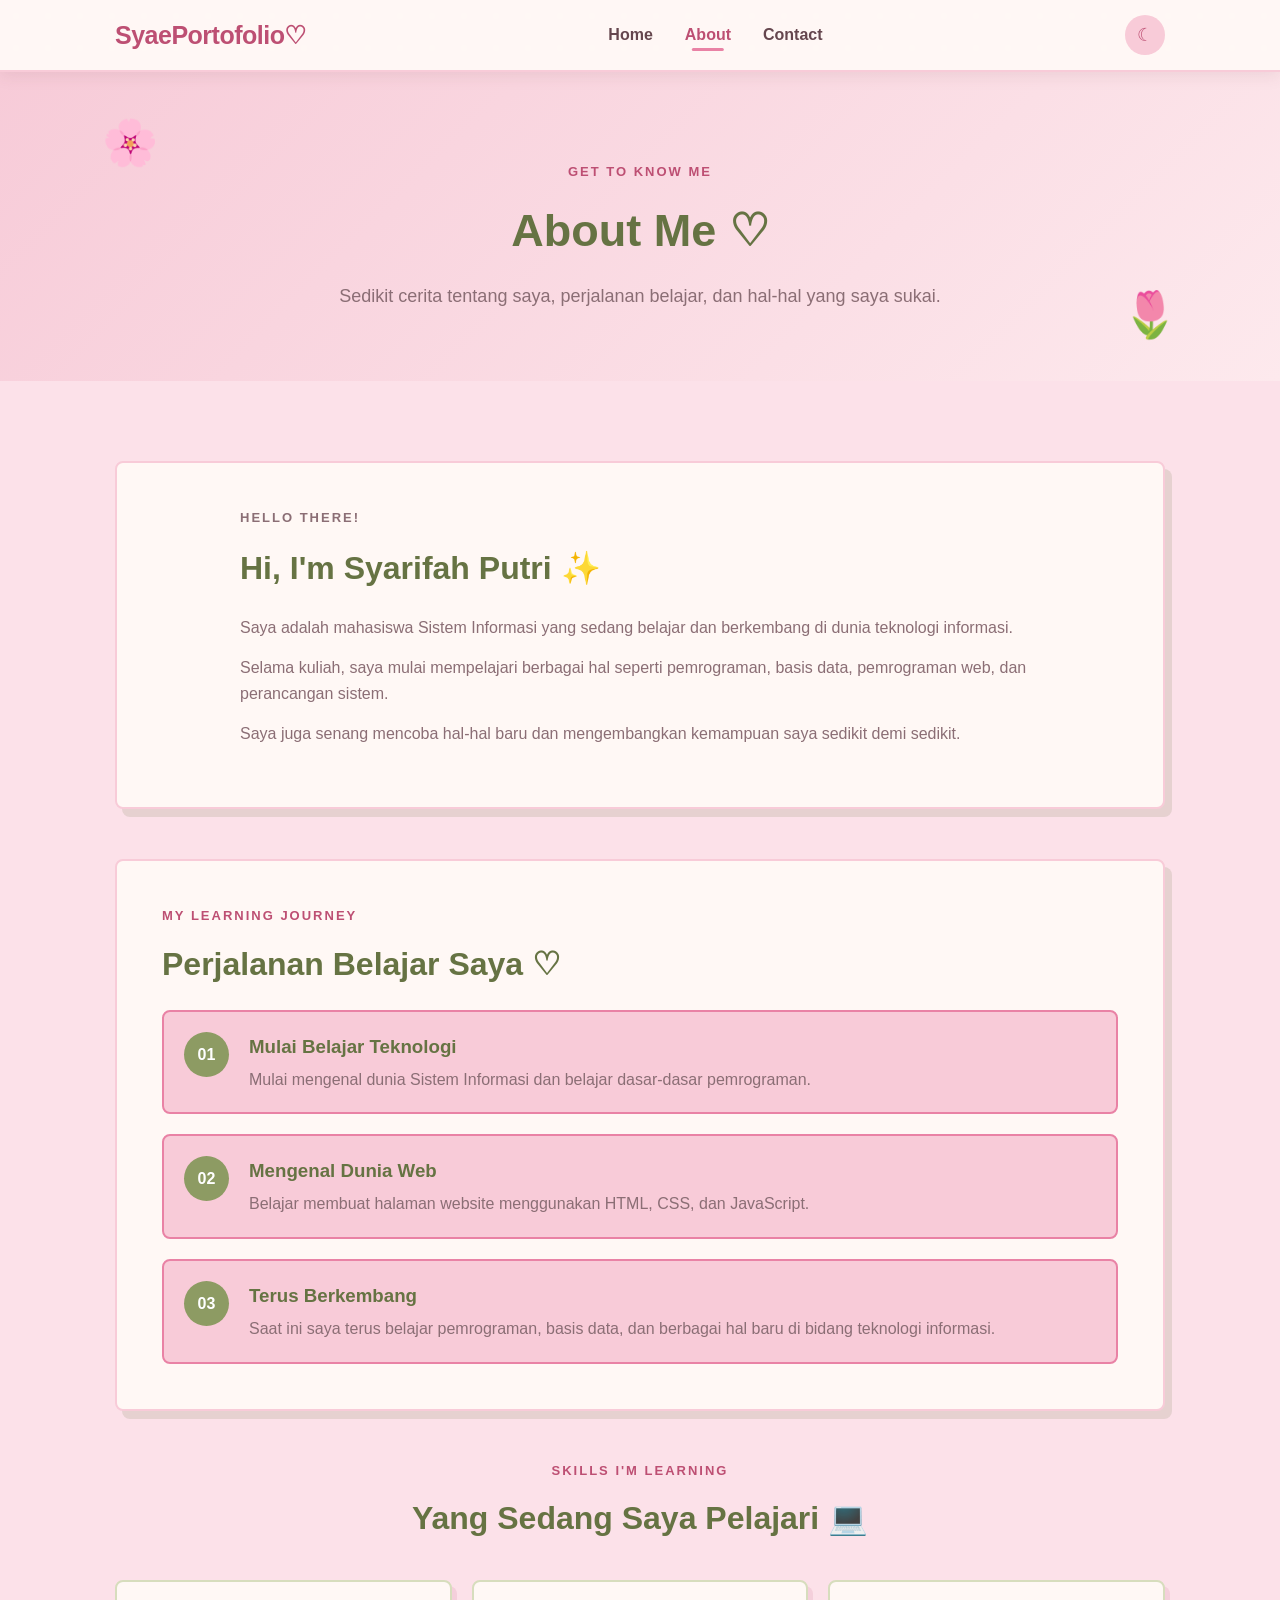
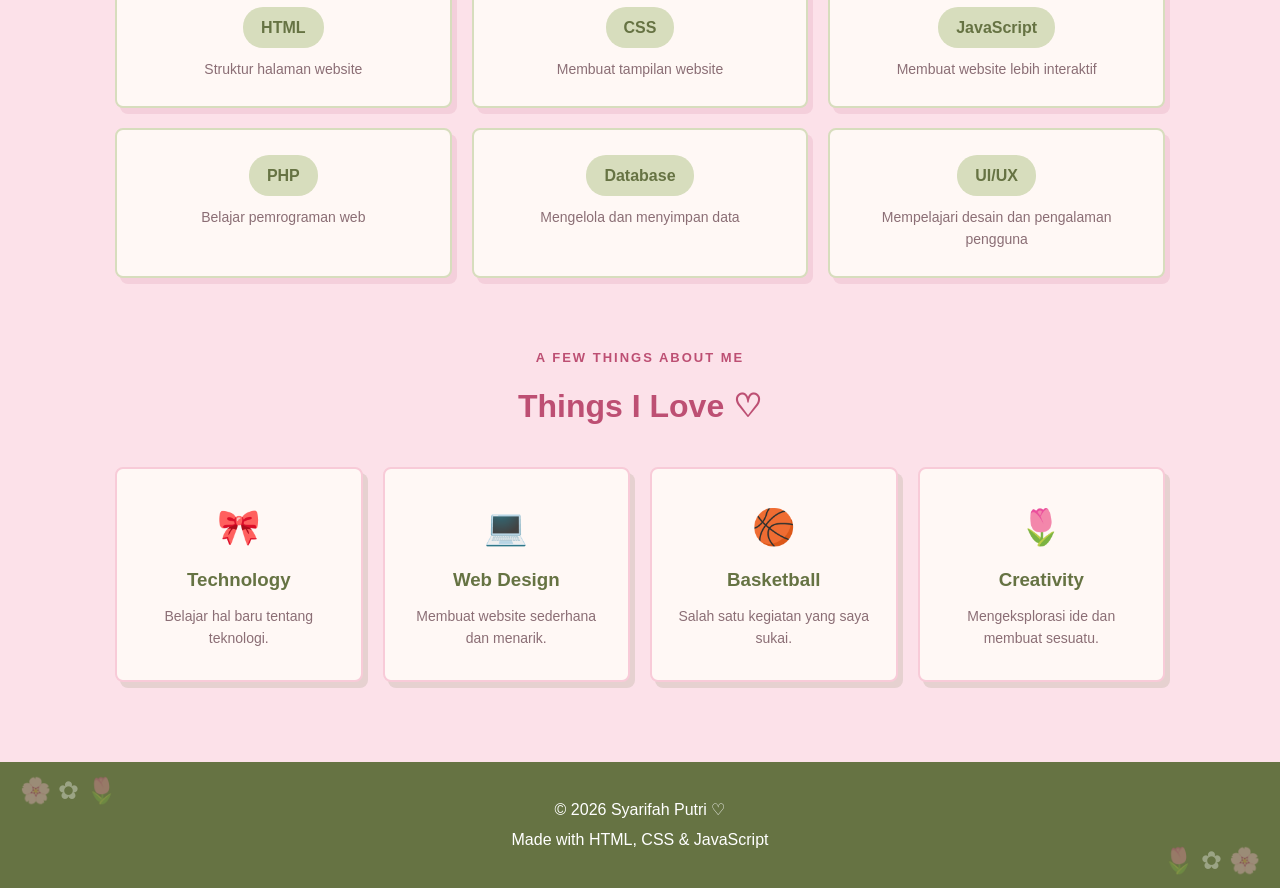
<file: portofolio/about.html>
<!DOCTYPE html>
<html lang="id">

<head>
    <meta charset="UTF-8">
    <meta name="viewport" content="width=device-width, initial-scale=1.0">

    <title>About - Syarifah Putri</title>

    <link rel="stylesheet" href="css/style.css">
</head>

<body>

    <!-- NAVBAR -->

    <nav>
        <div class="container">

            <div class="logo">SyaePortofolio♡</div>

            <ul class="nav-links">
                <li>
                    <a href="index.html">Home</a>
                </li>

                <li>
                    <a href="about.html" class="active">About</a>
                </li>

                <li>
                    <a href="contact.html">Contact</a>
                </li>
            </ul>

            <button id="dark-mode-btn">☾</button>

        </div>
    </nav>


    <!-- HEADER -->

    <section class="page-header">

        <div class="container">

            <p class="section-label">GET TO KNOW ME</p>

            <h1>About Me ♡</h1>

            <p>
                Sedikit cerita tentang saya, perjalanan belajar,
                dan hal-hal yang saya sukai.
            </p>

        </div>

    </section>


    <!-- ABOUT -->

    <section class="about-page">

        <div class="container">

            <div class="about-box">

                <div class="about-text">

                    <p class="section-label">HELLO THERE!</p>

                    <h2>Hi, I'm Syarifah Putri ✨</h2>

                    <p>
                        Saya adalah mahasiswa Sistem Informasi yang
                        sedang belajar dan berkembang di dunia teknologi
                        informasi.
                    </p>

                    <p>
                        Selama kuliah, saya mulai mempelajari berbagai
                        hal seperti pemrograman, basis data, pemrograman
                        web, dan perancangan sistem.
                    </p>

                    <p>
                        Saya juga senang mencoba hal-hal baru dan
                        mengembangkan kemampuan saya sedikit demi sedikit.
                    </p>

                </div>

            </div>

            <div class="journey-box">

                <p class="section-label">MY LEARNING JOURNEY</p>

                <h2>Perjalanan Belajar Saya ♡</h2>

                <div class="journey-list">

                    <div class="journey-item">

                        <div class="journey-number">
                            01
                        </div>

                        <div>
                            <h3>Mulai Belajar Teknologi</h3>

                            <p>
                                Mulai mengenal dunia Sistem Informasi
                                dan belajar dasar-dasar pemrograman.
                            </p>
                        </div>

                    </div>


                    <div class="journey-item">

                        <div class="journey-number">
                            02
                        </div>

                        <div>
                            <h3>Mengenal Dunia Web</h3>

                            <p>
                                Belajar membuat halaman website
                                menggunakan HTML, CSS, dan JavaScript.
                            </p>
                        </div>

                    </div>


                    <div class="journey-item">

                        <div class="journey-number">
                            03
                        </div>

                        <div>
                            <h3>Terus Berkembang</h3>

                            <p>
                                Saat ini saya terus belajar pemrograman,
                                basis data, dan berbagai hal baru di
                                bidang teknologi informasi.
                            </p>
                        </div>

                    </div>

                </div>

            </div>

            <div class="skills-box">

                <p class="section-label">SKILLS I'M LEARNING</p>

                <h2>Yang Sedang Saya Pelajari 💻</h2>

                <div class="skills-list">

                    <div class="skill-item">
                        <span>HTML</span>
                        <p>Struktur halaman website</p>
                    </div>

                    <div class="skill-item">
                        <span>CSS</span>
                        <p>Membuat tampilan website</p>
                    </div>

                    <div class="skill-item">
                        <span>JavaScript</span>
                        <p>Membuat website lebih interaktif</p>
                    </div>

                    <div class="skill-item">
                        <span>PHP</span>
                        <p>Belajar pemrograman web</p>
                    </div>

                    <div class="skill-item">
                        <span>Database</span>
                        <p>Mengelola dan menyimpan data</p>
                    </div>

                    <div class="skill-item">
                        <span>UI/UX</span>
                        <p>Mempelajari desain dan pengalaman pengguna</p>
                    </div>

                </div>

            </div>


            <div class="interest-box">

                <p class="section-label">A FEW THINGS ABOUT ME</p>

                <h2>Things I Love ♡</h2>

                <div class="interest-list">

                    <div class="interest-item">
                        <span>🎀</span>

                        <h3>Technology</h3>

                        <p>
                            Belajar hal baru tentang teknologi.
                        </p>
                    </div>


                    <div class="interest-item">
                        <span>💻</span>

                        <h3>Web Design</h3>

                        <p>
                            Membuat website sederhana dan menarik.
                        </p>
                    </div>


                    <div class="interest-item">
                        <span>🏀</span>

                        <h3>Basketball</h3>

                        <p>
                            Salah satu kegiatan yang saya sukai.
                        </p>
                    </div>


                    <div class="interest-item">
                        <span>🌷</span>

                        <h3>Creativity</h3>

                        <p>
                            Mengeksplorasi ide dan membuat sesuatu.
                        </p>
                    </div>

                </div>

            </div>

        </div>

    </section>

    <footer>

        <p>© 2026 Syarifah Putri ♡</p>

        <p>
            Made with HTML, CSS & JavaScript
        </p>

    </footer>


    <script src="js/main.js"></script>

</body>

</html>
</file>
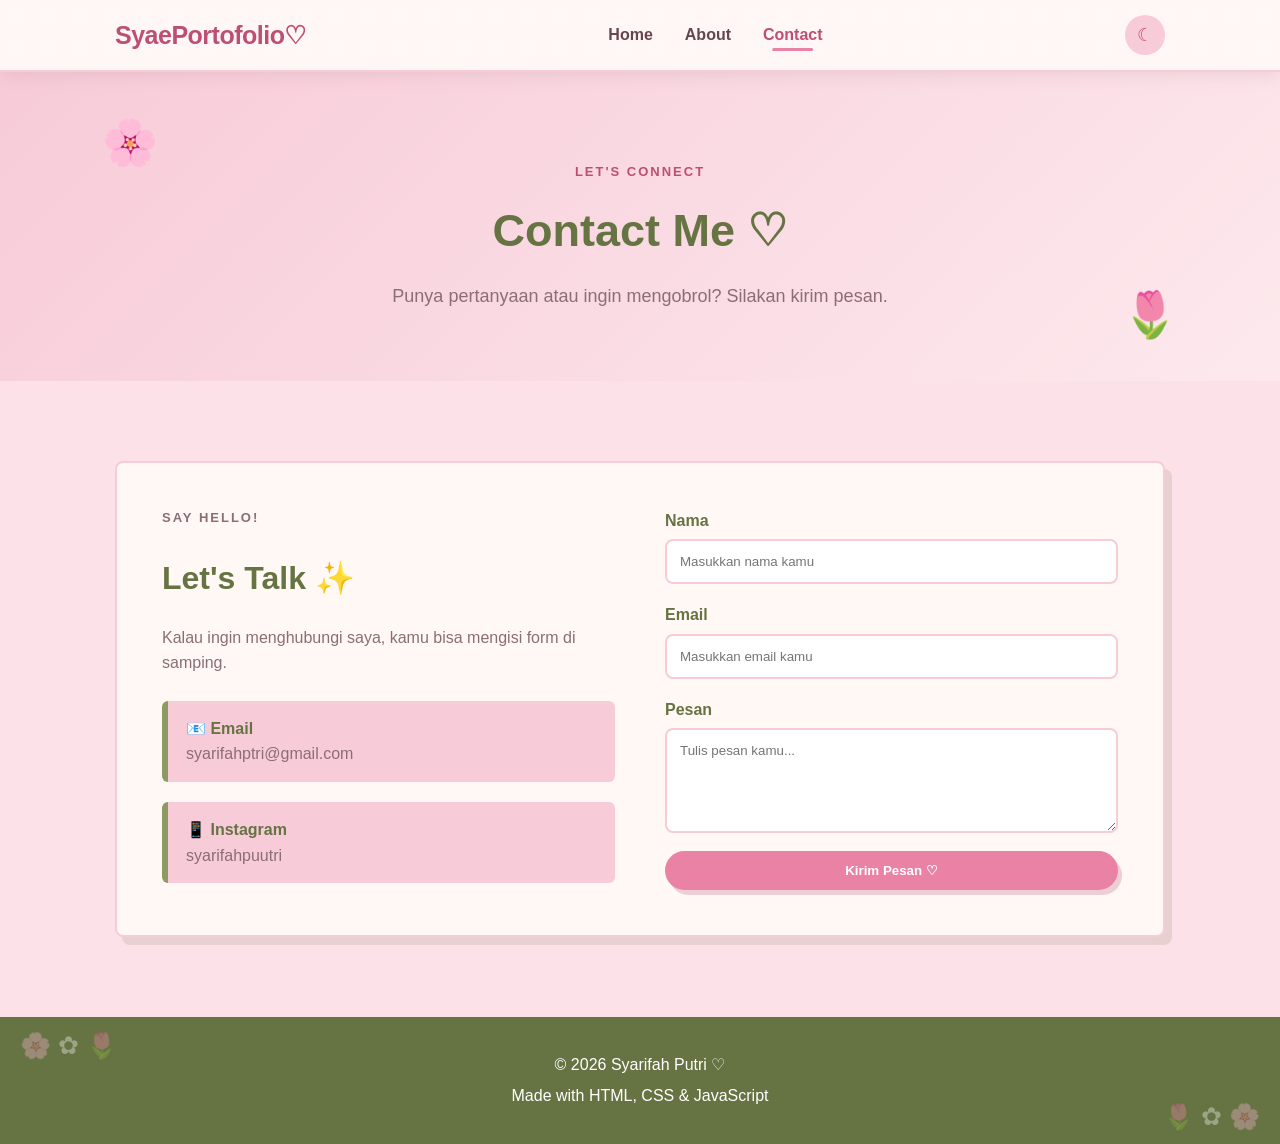
<file: portofolio/contact.html>
<!DOCTYPE html>
<html lang="id">

<head>
    <meta charset="UTF-8">
    <meta name="viewport" content="width=device-width, initial-scale=1.0">
    <title>Contact - Syarifah Putri</title>
    <link rel="stylesheet" href="css/style.css">
</head>

<body>

    <nav>
        <div class="container">

            <div class="logo">SyaePortofolio♡</div>

            <ul class="nav-links">
                <li><a href="index.html">Home</a></li>
                <li><a href="about.html">About</a></li>
                <li><a href="contact.html" class="active">Contact</a></li>
            </ul>

            <button id="dark-mode-btn">☾</button>

        </div>
    </nav>


    <section class="page-header">

        <div class="container">

            <p class="section-label">LET'S CONNECT</p>

            <h1>Contact Me ♡</h1>

            <p>
                Punya pertanyaan atau ingin mengobrol?
                Silakan kirim pesan.
            </p>

        </div>

    </section>


    <section class="contact-page">

        <div class="container">

            <div class="contact-box">

                <div class="contact-info">

                    <p class="section-label">SAY HELLO!</p>

                    <h2>Let's Talk ✨</h2>

                    <p>
                        Kalau ingin menghubungi saya, kamu bisa
                        mengisi form di samping.
                    </p>

                    <div class="contact-detail">
                        <strong>📧 Email</strong>
                        <p>syarifahptri@gmail.com</p>
                    </div>

                    <div class="contact-detail">
                        <strong>📱 Instagram</strong>
                         <p>
                                <a href="https://www.instagram.com/syarifahpuutri/" target="_blank">
                                    syarifahpuutri
                                </a>
                         </p>
                    </div>

                </div>


                <form id="contact-form">

                    <label for="nama">Nama</label>
                    <input type="text" id="nama" placeholder="Masukkan nama kamu">

                    <label for="email">Email</label>
                    <input type="email" id="email" placeholder="Masukkan email kamu">

                    <label for="pesan">Pesan</label>
                    <textarea id="pesan" rows="5" placeholder="Tulis pesan kamu..."></textarea>

                    <button type="submit" class="btn">
                        Kirim Pesan ♡
                    </button>

                </form>

            </div>

        </div>

    </section>


    <footer>
        <p>© 2026 Syarifah Putri ♡</p>
        <p>Made with HTML, CSS & JavaScript</p>
    </footer>


    <script src="js/main.js"></script>

</body>
</html>
</file>
<file: style.css>
/* ==============================
   RESET DAN PENGATURAN DASAR
============================== */

* {
    margin: 0;
    padding: 0;
    box-sizing: border-box;
}

html {
    scroll-behavior: smooth;
}

body {
    font-family: Arial, Helvetica, sans-serif;
    color: #31552b;

    /* Background untuk SELURUH halaman */
    background:
        linear-gradient(
            rgba(255, 248, 250, 0.28),
            rgba(255, 248, 250, 0.28)
        ),
        url("background.png");

    background-size: cover;
    background-position: center;
    background-repeat: no-repeat;
    background-attachment: fixed;

    min-height: 100vh;
    transition: background-color 0.4s ease, color 0.4s ease;
}

/* ==============================
   HEADER
============================== */

.header {
    width: 100%;
    min-height: 90px;
    padding: 20px 7%;

    display: flex;
    justify-content: space-between;
    align-items: center;

    background: rgba(255, 248, 250, 0.72);
    backdrop-filter: blur(12px);

    border-bottom: 1px solid rgba(220, 100, 150, 0.15);
}

.logo {
    color: #d52b7d;
    font-size: 26px;
    font-weight: bold;
}

#tombol-tema {
    padding: 12px 25px;

    border: 2px solid #ec2990;
    border-radius: 30px;

    background: rgba(255, 255, 255, 0.8);
    color: #d52b7d;

    font-size: 15px;
    font-weight: bold;

    cursor: pointer;
    transition: 0.3s ease;
}

#tombol-tema:hover {
    background: #ec2990;
    color: white;
    transform: translateY(-2px);
}

/* ==============================
   BAGIAN UTAMA
============================== */

.isi {
    width: 100%;
    min-height: 100vh;

    /* Jangan menggunakan background putih di sini */
    background: transparent;
}

/* ==============================
   BAGIAN PERKENALAN / HERO
============================== */

.perkenalan {
    min-height: 680px;
    padding: 75px 20px 100px;

    display: flex;
    flex-direction: column;
    justify-content: center;
    align-items: center;

    text-align: center;
    position: relative;

    background: transparent;
}

/* Teks pembuka */

.teks-pembuka {
    margin-bottom: 30px;

    color: #31552b;
    font-size: 14px;
    font-weight: bold;

    letter-spacing: 6px;
    text-transform: uppercase;
}

/* Judul utama */

.perkenalan h1 {
    display: flex;
    flex-direction: column;
    align-items: center;

    line-height: 0.95;
    margin-bottom: 25px;
}

/* Tulisan "the" */

.the {
    font-family: Georgia, "Times New Roman", serif;
    font-size: 48px;
    color: white;
    font-style: italic;
    font-weight: normal;
    text-shadow: 0 4px 8px rgba(80, 50, 70, 0.25);
    margin-bottom: -5px;
}

.nama {
    font-family: Georgia, "Times New Roman", serif;
    font-size: 90px;
    font-weight: bold;
    color: #ed2189;

    text-shadow:
        3px 4px 0 white,
        0 8px 15px rgba(100, 40, 70, 0.2);

    letter-spacing: -3px;
}

.nama-kedua {
    color: #c51d70;
    margin-top: 5px;
}

/* Label kreativitas */

.label-kreativitas {
    display: inline-block;

    margin: 20px 0;
    padding: 10px 25px;

    background: rgba(255, 255, 255, 0.88);
    color: #d52b7d;

    font-size: 13px;
    font-weight: bold;

    letter-spacing: 4px;
}

/* Deskripsi */

.deskripsi {
    max-width: 650px;

    margin: 10px auto 30px;

    color: #31552b;
    font-size: 18px;
    line-height: 1.9;
}

/* Tombol lihat proyek */

.tombol-proyek {
    display: inline-block;

    padding: 18px 40px;

    border: 3px solid white;
    border-radius: 50px;

    background: #ec2990;
    color: white;

    font-size: 18px;
    font-weight: bold;

    text-decoration: none;

    box-shadow: 0 8px 20px rgba(190, 50, 120, 0.2);

    transition: 0.3s ease;
}

.tombol-proyek:hover {
    background: #c51d70;
    transform: translateY(-5px);
    box-shadow: 0 12px 25px rgba(190, 50, 120, 0.3);
}

/* ==============================
   BAGIAN PROYEK
============================== */

.bagian-proyek {
    width: 100%;
    padding: 80px 7% 100px;

    /* Transparan agar background tetap terlihat */
    background: transparent;
}

/* Judul proyek */

.judul-proyek {
    text-align: center;
    margin-bottom: 40px;
}

.subjudul {
    margin-bottom: 15px;

    color: #d52b7d;
    font-size: 13px;
    font-weight: bold;

    letter-spacing: 5px;
}

.judul-proyek h2 {
    margin-bottom: 15px;

    font-family: Georgia, "Times New Roman", serif;
    font-size: clamp(40px, 6vw, 65px);

    color: #c51d70;
    text-shadow: 2px 3px 0 white;
}

.judul-proyek > p:last-child {
    color: #31552b;
    font-size: 17px;
    line-height: 1.7;
}

/* ==============================
   KOLOM PENCARIAN
============================== */

#cari {
    display: block;

    width: min(100%, 750px);
    margin: 0 auto 40px;

    padding: 17px 25px;

    border: 1px solid #efb7d0;
    border-radius: 40px;

    background: rgba(255, 255, 255, 0.85);
    color: #31552b;

    font-size: 17px;

    outline: none;
    transition: 0.3s ease;
}

#cari:focus {
    border-color: #ec2990;
    box-shadow: 0 0 0 4px rgba(236, 41, 144, 0.12);
}

#cari::placeholder {
    color: #888;
}

/* ==============================
   GRID KARTU PROYEK
============================== */

.daftar-proyek {
    display: grid;

    grid-template-columns: repeat(4, minmax(0, 1fr));
    gap: 25px;
}

/* Kartu proyek */

.kartu {
    display: flex;
    flex-direction: column;

    min-height: 250px;
    padding: 30px;

    border: 1px solid rgba(255, 255, 255, 0.8);
    border-radius: 25px;

    /* Kartu tidak lagi putih solid */
    background: rgba(255, 250, 252, 0.76);
    backdrop-filter: blur(10px);

    box-shadow: 0 10px 30px rgba(130, 70, 100, 0.12);

    color: #31552b;
    text-decoration: none;

    transition: 0.3s ease;
}

.kartu:hover {
    transform: translateY(-8px);

    background: rgba(255, 255, 255, 0.92);

    border-color: #ef9bc5;

    box-shadow: 0 15px 35px rgba(190, 50, 120, 0.2);
}

/* Nomor proyek */

.nomor-proyek {
    margin-bottom: 20px;

    color: #d52b7d;
    font-size: 13px;
    font-weight: bold;

    letter-spacing: 2px;
}

/* Judul kartu */

.kartu h3 {
    margin-bottom: 15px;

    color: #d52b7d;
    font-size: 22px;
    line-height: 1.4;
}

/* Deskripsi kartu */

.kartu p {
    margin-bottom: 25px;

    color: #587747;
    font-size: 16px;
    line-height: 1.7;
}

/* Teks lihat proyek */

.lihat-proyek {
    margin-top: auto;

    color: #c51d70;
    font-size: 14px;
    font-weight: bold;
}

/* ==============================
   PESAN PROYEK TIDAK DITEMUKAN
============================== */

.pesan-kosong {
    display: none;

    margin-top: 30px;

    color: #c51d70;
    font-size: 17px;
    font-weight: bold;

    text-align: center;
}

/* ==============================
   MODE GELAP
============================== */

body.mode-gelap {
    color: #f8e8f0;

    background:
        linear-gradient(
            rgba(35, 20, 35, 0.65),
            rgba(35, 20, 35, 0.65)
        ),
        url("images/background-floral.jpg");

    background-size: cover;
    background-position: center;
    background-repeat: no-repeat;
    background-attachment: fixed;
}

body.mode-gelap .header {
    background: rgba(35, 20, 35, 0.8);
    border-bottom-color: rgba(255, 255, 255, 0.1);
}

body.mode-gelap .logo {
    color: #ff77b7;
}

body.mode-gelap .perkenalan,
body.mode-gelap .bagian-proyek,
body.mode-gelap .isi {
    background: transparent;
}

body.mode-gelap .teks-pembuka,
body.mode-gelap .deskripsi,
body.mode-gelap .judul-proyek > p:last-child {
    color: #f8e8f0;
}

body.mode-gelap .kartu {
    background: rgba(45, 30, 45, 0.8);
    border-color: rgba(255, 255, 255, 0.15);
}

body.mode-gelap .kartu p {
    color: #e8d5e0;
}

body.mode-gelap .kartu:hover {
    background: rgba(65, 40, 60, 0.95);
}

body.mode-gelap #cari {
    background: rgba(45, 30, 45, 0.9);
    color: white;
    border-color: #a84c7d;
}

body.mode-gelap #cari::placeholder {
    color: #d5b6c8;
}

/* ==============================
   RESPONSIVE TABLET
============================== */

@media (max-width: 1100px) {
    .daftar-proyek {
        grid-template-columns: repeat(2, minmax(0, 1fr));
    }

    .perkenalan {
        min-height: 600px;
    }

    .nama {
        font-size: clamp(65px, 10vw, 110px);
    }
}

/* ==============================
   RESPONSIVE HP
============================== */

@media (max-width: 600px) {
    .header {
        min-height: 75px;
        padding: 15px 5%;
    }

    .logo {
        font-size: 20px;
    }

    #tombol-tema {
        padding: 10px 16px;
        font-size: 13px;
    }

    .perkenalan {
        min-height: 600px;
        padding: 60px 15px 80px;
    }

    .teks-pembuka {
        font-size: 10px;
        letter-spacing: 3px;
    }

    .the {
        font-size: 45px;
    }

    .nama {
        font-size: clamp(50px, 13vw, 75px);
        letter-spacing: -2px;
    }

    .label-kreativitas {
        padding: 9px 15px;
        font-size: 10px;
        letter-spacing: 2px;
    }

    .deskripsi {
        font-size: 15px;
        line-height: 1.8;
    }

    .tombol-proyek {
        padding: 15px 28px;
        font-size: 15px;
    }

    .bagian-proyek {
        padding: 60px 5% 80px;
    }

    .judul-proyek h2 {
        font-size: 40px;
    }

    .subjudul {
        font-size: 10px;
        letter-spacing: 3px;
    }

    .judul-proyek > p:last-child {
        font-size: 14px;
    }

    .daftar-proyek {
        grid-template-columns: 1fr;
        gap: 20px;
    }

    .kartu {
        min-height: 220px;
        padding: 25px;
    }

    .kartu h3 {
        font-size: 20px;
    }

    .kartu p {
        font-size: 15px;
    }
}
/* ===== MODE GELAP ===== */

body.gelap {
    background-color: #1b1420 !important;
    color: #f8e8f1 !important;
}

/* Header */
body.gelap .header {
    background: rgba(35, 25, 40, 0.95) !important;
    color: #f8e8f1 !important;
}

/* Bagian perkenalan */
body.gelap .perkenalan {
    background-color: transparent !important;
}

/* Bagian proyek */
body.gelap .bagian-proyek {
    background-color: transparent !important;
}

/* Kartu proyek */
body.gelap .kartu {
    background: rgba(45, 34, 50, 0.95) !important;
    color: #f8e8f1 !important;
    border-color: rgba(255, 182, 210, 0.3) !important;
}

/* Judul dan teks */
body.gelap .kartu h3,
body.gelap .judul-proyek h2 {
    color: #ff75b7 !important;
}

body.gelap .kartu p,
body.gelap .judul-proyek p {
    color: #e7d9e8 !important;
}

/* Kolom pencarian */
body.gelap #cari {
    background: #302536 !important;
    color: #ffffff !important;
    border-color: #ff75b7 !important;
}

body.gelap #cari::placeholder {
    color: #d9c5d5 !important;
}

/* Tombol mode */
body.gelap #tombol-tema {
    background: #302536 !important;
    color: #ff75b7 !important;
    border-color: #ff75b7 !important;
}

/* Link proyek */
body.gelap .lihat-proyek {
    color: #ff9ac9 !important;
}
/* ===== MODE GELAP: HANYA CARD YANG BERUBAH ===== */

/* Background halaman tetap menggunakan background terang */
body.gelap {
    background-color: transparent !important;
    color: #315c28;
}

/* Tulisan di luar card tetap menggunakan warna mode terang */
body.gelap .teks-pembuka {
    color: #315c28 !important;
}

body.gelap .the {
    color: #ffffff !important;
}

body.gelap .nama {
    color: #ec238b !important;
}

body.gelap .label-kreativitas {
    color: #ec238b !important;
    background-color: rgba(255, 255, 255, 0.9) !important;
}

body.gelap .deskripsi {
    color: #315c28 !important;
}

/* Bagian judul proyek tetap terang */
body.gelap .judul-proyek .subjudul {
    color: #315c28 !important;
}

body.gelap .judul-proyek h2 {
    color: #ec238b !important;
}

body.gelap .judul-proyek > p:not(.subjudul) {
    color: #315c28 !important;
}

/* Card proyek saja yang menjadi gelap */
body.gelap .kartu {
    background: #302536 !important;
    color: #f8e8f1 !important;
    border-color: rgba(255, 182, 210, 0.3) !important;
}

/* Isi card */
body.gelap .kartu h3 {
    color: #ff75b7 !important;
}

body.gelap .kartu p {
    color: #f8e8f1 !important;
}

body.gelap .nomor-proyek {
    color: #ff75b7 !important;
}

body.gelap .lihat-proyek {
    color: #ff9ac9 !important;
}

/* Kolom pencarian tetap gelap */
body.gelap #cari {
    background: #302536 !important;
    color: #ffffff !important;
    border-color: #ff75b7 !important;
}

body.gelap #cari::placeholder {
    color: #d9c5d5 !important;
}

/* Tombol mode */
body.gelap #tombol-tema {
    background: #302536 !important;
    color: #ff75b7 !important;
    border-color: #ff75b7 !important;
}

/* ===== EFEK BACKGROUND MODE GELAP ===== */

body {
    position: relative;
    isolation: isolate;
}

/* Lapisan gelap di atas background */
body::before {
    content: "";
    position: fixed;
    inset: 0;
    background: rgba(25, 15, 30, 0);
    pointer-events: none;
    z-index: 0;
    transition: background 0.4s ease;
}

/* Saat mode gelap aktif */
body.gelap::before {
    background: rgba(25, 15, 30, 0.65);
}

/* Pastikan seluruh isi website berada di atas lapisan */
body > * {
    position: relative;
    z-index: 1;
}
/* ===== Perbaikan warna tulisan saat mode gelap ===== */

/* Tulisan pembuka */
body.gelap .teks-pembuka {
    color: #fff0f6;
}

/* Nama tetap pink agar menjadi fokus utama */
body.gelap .nama {
    color: #ff69ad;
    text-shadow: 2px 3px 5px rgba(0, 0, 0, 0.3);
}

/* Tulisan deskripsi */
body.gelap .deskripsi {
    color: #ffffff;
}

/* Label kreativitas */
body.gelap .label-kreativitas {
    background-color: #ffffff;
    color: #d63384;
}

/* Judul bagian proyek */
body.gelap .judul-proyek h2 {
    color: #ff80b5;
}

/* Subjudul dan deskripsi proyek */
body.gelap .judul-proyek p {
    color: #ffffff;
}
/* PERBAIKAN WARNA TEKS MODE GELAP */

body.gelap .perkenalan .teks-pembuka {
    color: #ffffff !important;
}

body.gelap .perkenalan .deskripsi {
    color: #ffffff !important;
}

/* Tulisan nama tetap pink */
body.gelap .perkenalan .nama {
    color: #ff2990 !important;
}

/* Label kreativitas tetap pink */
body.gelap .perkenalan .label-kreativitas {
    color: #e91e78 !important;
    background-color: #ffffff !important;
}
/* ===== Perbaikan tulisan bagian My Projects ===== */

body.gelap .judul-proyek .subjudul {
    color: #ffffff !important;
}

body.gelap .judul-proyek p {
    color: #ffffff !important;
}

body.gelap .judul-proyek h2 {
    color: #ff69ad !important;
}
/* Memastikan deskripsi My Projects terlihat saat mode gelap */
body.gelap .bagian-proyek .judul-proyek > p:not(.subjudul) {
    color: #ffffff !important;
}

/* Tulisan A LITTLE COLLECTION OF */
body.gelap .bagian-proyek .judul-proyek .subjudul {
    color: #ffffff !important;
}

/* Judul My Projects */
body.gelap .bagian-proyek .judul-proyek h2 {
    color: #ff69ad !important;
}
</file>
<file: about/style.css>
/* ===== Pengaturan Dasar ===== */

.btn-back {
    position: fixed;
    bottom: 25px;
    left: 25px;

    padding: 10px 18px;

    background: #ff8fc1;
    color: white;

    text-decoration: none;

    border-radius: 12px;

    font-size: 16px;
    font-weight: 600;

    box-shadow: 0 4px 12px rgba(0, 0, 0, 0.15);

    z-index: 999;
}

* {
    margin: 0;
    padding: 0;
    box-sizing: border-box;
}

body {
    font-family: 'Times New Roman', Times, serif, Helvetica, sans-serif;
    line-height: 1.6;
    color: #313841;
    background-color: #f8b7d0;
}

/* ===== Header ===== */
.header {
    background: linear-gradient(135deg, #f9a8d4, #f568a7);
    color: #ffffff;
    text-align: center;
    padding: 40px 20px;
}

.header h1 {
    font-size: 36px;
    margin-bottom: 8px;
}

.header p {
    font-size: 16px;
    opacity: 0.9;
}

.header img {
    width: 120px;
    height: 120px;
    border-radius: 50%;
    object-fit: cover;
    margin-bottom: 16px;
}

/* ===== Navigasi ===== */
.nav {
    background-color: #faf8b2;
    text-align: center;
    padding: 12px;
}

.nav a {
    color: #ff65ba;
    text-decoration: none;
    margin: 0 16px;
    font-weight: bold;
}

.nav a:hover {
    color: #a5b4fc;
}

/* ===== Konten ===== */
.konten {
    max-width: 800px;
    margin: 30px auto;
    padding: 0 20px;
}

.konten section {
    background-color: #ffffff;
    border-radius: 12px;
    padding: 24px;
    margin-bottom: 24px;
    box-shadow: 0 2px 8px rgba(0, 0, 0, 0.08);
}

.konten h2 {
    color: #f9a8d4;
    border-bottom: 3px solid #e0e7ff;
    padding-bottom: 8px;
    margin-bottom: 16px;
}

.konten p {
    margin-bottom: 12px;
}

/* ===== Tabel ===== */
table {
    width: 100%;
    border-collapse: collapse;
}

th, td {
    border: 1px solid #e2e8f0;
    padding: 10px 14px;
    text-align: left;
}

th {
    background-color: #f9a8d4;
    color: #ffffff;
}

tr:nth-child(even) {
    background-color: #eef2ff;
}

tr:hover {
    background-color: #e0e7ff;
}

/* ===== Formulir ===== */
form label {
    display: block;
    font-weight: bold;
    margin: 12px 0 4px;
}

form input, form textarea {
    width: 100%;
    padding: 10px 12px;
    border: 2px solid #cbd5e1;
    border-radius: 8px;
    font-family: inherit;
}

form input:focus, form textarea:focus {
    outline: none;
    border-color: #f9a8d4;
}

form button {
    margin-top: 16px;
    background-color: #f9a8d4;
    color: #ffffff;
    border: none;
    padding: 12px 28px;
    border-radius: 8px;
    font-size: 16px;
    cursor: pointer;
}

form button:hover {
    background-color: #4338ca;
    transform: scale(1.05);
}
/* ===== Footer ===== */
.footer {
    background-color: #fff9bb;
    color: #ffa6e0;
    text-align: center;
    padding: 20px;
}
</file>
<file: mav-platform/style.css>
body {
    font-family: Arial, sans-serif;
    background: #eef3f1;
    margin: 0;
    padding: 24px;
    color: #1c2b27;
}

.kotak {
    max-width: 440px;
    margin: 0 auto;
    background: #fff;
    padding: 24px;
    border-radius: 14px;
}

a {
    color: #0f766e;
}

select {
    padding: 8px;
    font-size: 1rem;
    margin-left: 6px;
}

li {
    padding: 8px 0;
    border-bottom: 1px solid #e3ebe8;
}
</file>
<file: portofolio/css/style.css>
/* ========================================
   RESET
======================================== */

.btn-back {
    position: fixed;
    bottom: 25px;
    left: 25px;

    padding: 10px 18px;

    background: #ff8fc1;
    color: white;

    text-decoration: none;

    border-radius: 12px;

    font-size: 16px;
    font-weight: 600;

    box-shadow: 0 4px 12px rgba(0, 0, 0, 0.15);

    z-index: 999;
}

* {
    margin: 0;
    padding: 0;
    box-sizing: border-box;
}


:root {
    --pink: #e982a5;
    --pink-dark: #bd4f73;
    --pink-light: #f8cbd8;

    --pink-soft: #fce1e9;
    --cream: #fff8f5;

    --green: #8d9b63;
    --green-dark: #667343;
    --green-light: #d7ddbd;

    --brown: #805c58;

    --white: #ffffff;

    --text: #65464e;
    --gray: #8b6e75;
}


html {
    scroll-behavior: smooth;
}


body {
    font-family: "Segoe UI", Tahoma, Geneva, Verdana, sans-serif;

    color: var(--text);

    background-color: var(--pink-soft);

    line-height: 1.6;

    overflow-x: hidden;
}


/* ========================================
   BACKGROUND SCRAPBOOK
======================================== */

body::before {
    content: "";

    position: fixed;

    inset: 0;

    pointer-events: none;

    z-index: -1;

    background-image:
        radial-gradient(
            circle,
            rgba(255, 255, 255, 0.9) 3px,
            transparent 4px
        );

    background-size: 32px 32px;

    opacity: 0.55;
}


/* ========================================
   CONTAINER
======================================== */

.container {
    max-width: 1100px;

    margin: auto;

    padding: 0 25px;
}


/* ========================================
   NAVBAR
======================================== */

nav {
    position: sticky;

    top: 0;

    width: 100%;

    z-index: 100;

    background: rgba(255, 248, 245, 0.96);

    border-bottom: 2px solid var(--pink-light);

    box-shadow:
        0 4px 15px rgba(120, 70, 80, 0.10);
}


nav .container {
    display: flex;

    align-items: center;

    justify-content: space-between;

    padding-top: 15px;

    padding-bottom: 15px;
}


.logo {
    font-size: 25px;

    font-weight: 700;

    color: var(--pink-dark);

    letter-spacing: -0.5px;
}


.nav-links {
    display: flex;

    list-style: none;

    gap: 32px;
}


.nav-links a {
    position: relative;

    text-decoration: none;

    color: var(--text);

    font-weight: 600;

    transition: 0.3s;
}


.nav-links a:hover,
.nav-links a.active {
    color: var(--pink-dark);
}


.nav-links a::after {
    content: "";

    position: absolute;

    width: 0;

    height: 3px;

    background: var(--pink);

    left: 50%;

    bottom: -8px;

    transform: translateX(-50%);

    border-radius: 10px;

    transition: 0.3s;
}


.nav-links a:hover::after,
.nav-links a.active::after {
    width: 70%;
}


/* ========================================
   DARK MODE BUTTON
======================================== */

#dark-mode-btn {
    width: 40px;

    height: 40px;

    border: none;

    border-radius: 50%;

    background: var(--pink-light);

    color: var(--pink-dark);

    cursor: pointer;

    font-size: 18px;

    transition: 0.3s;
}


#dark-mode-btn:hover {
    background: var(--green);

    color: white;

    transform: rotate(15deg);
}


/* ========================================
   BUTTON
======================================== */

.btn {
    display: inline-block;

    padding: 12px 27px;

    background: var(--pink);

    color: white;

    border: 2px solid var(--pink-dark);

    border-radius: 30px;

    text-decoration: none;

    font-weight: 700;

    box-shadow:
        4px 5px 0 rgba(189, 79, 115, 0.25);

    transition: 0.3s;
}


.btn:hover {
    background: var(--green);

    border-color: var(--green-dark);

    transform: translateY(-3px);

    box-shadow:
        4px 7px 0 rgba(102, 115, 67, 0.25);
}


.btn-outline {
    background: var(--cream);

    color: var(--pink-dark);

    border-color: var(--pink);
}


.btn-outline:hover {
    background: var(--pink);

    color: white;
}


/* ========================================
   HOME / HERO
======================================== */

.hero {
    position: relative;

    min-height: 90vh;

    padding: 80px 0 100px;

    display: flex;

    align-items: center;

    text-align: center;

    overflow: hidden;

    background:
        linear-gradient(
            135deg,
            #f9cbd8,
            #fde8ed,
            #f8dce3
        );
}


/* POLKADOT */

.hero::before {
    content: "";

    position: absolute;

    inset: 0;

    pointer-events: none;

    background-image:
        radial-gradient(
            circle,
            rgba(255, 255, 255, 0.85) 4px,
            transparent 5px
        );

    background-size: 34px 34px;

    opacity: 0.65;
}


/* HIASAN SAMPING KIRI */

.hero::after {
    content: "🌷  ✿  🌸";

    position: absolute;

    left: 25px;

    top: 100px;

    font-size: 45px;

    line-height: 1.8;

    opacity: 0.65;

    transform: rotate(-12deg);
}


.hero-content {
    position: relative;

    z-index: 2;

    width: 100%;

    max-width: 900px;

    margin: auto;
}


/* ========================================
   TEKS HALO
======================================== */

.hero h1 {
    position: relative;

    font-size: 58px;

    line-height: 1.2;

    margin-bottom: 35px;

    color: #63444d;

    font-weight: 700;
}


.hero h1::before {
    content: "✿";

    position: absolute;

    left: -55px;

    top: -15px;

    color: var(--green);

    font-size: 32px;
}


.hero h1::after {
    content: "♡";

    position: absolute;

    right: -55px;

    bottom: 0;

    color: var(--pink-dark);

    font-size: 34px;
}


.hero h1 span {
    color: var(--pink-dark);
}


/* ========================================
   FOTO BULAT
======================================== */

.profile-container {
    position: relative;

    display: flex;

    justify-content: center;

    align-items: center;

    margin-bottom: 30px;
}


.profile-circle {
    position: relative;

    width: 230px;

    height: 230px;

    padding: 9px;

    background: white;

    border-radius: 50%;

    border: 7px solid var(--green);

    box-shadow:
        0 8px 0 rgba(102, 115, 67, 0.20),
        0 15px 35px rgba(100, 60, 70, 0.20);

    transition: 0.4s;
}


.profile-circle::before {
    content: "";

    position: absolute;

    inset: -17px;

    border: 2px dashed var(--pink-dark);

    border-radius: 50%;

    z-index: -1;
}


.profile-circle:hover {
    transform: rotate(2deg) translateY(-6px);

    box-shadow:
        0 12px 0 rgba(102, 115, 67, 0.20),
        0 20px 40px rgba(100, 60, 70, 0.25);
}


.profile-circle img {
    width: 100%;

    height: 100%;

    object-fit: cover;

    border-radius: 50%;
}


/* ========================================
   BUNGA DI FOTO
======================================== */

.profile-decoration {
    position: absolute;

    z-index: 3;

    font-size: 40px;
}


.decoration-one {
    top: -15px;

    margin-left: 260px;

    color: var(--pink-dark);

    transform: rotate(15deg);
}


.decoration-two {
    bottom: -10px;

    margin-right: 270px;

    color: var(--green-dark);

    transform: rotate(-15deg);
}


/* ========================================
   HERO TEXT
======================================== */

.hero-text {
    max-width: 600px;

    margin: 0 auto 30px;

    color: var(--gray);

    font-size: 18px;

    font-weight: 500;
}


/* ========================================
   HERO BUTTONS
======================================== */

.hero-buttons {
    display: flex;

    justify-content: center;

    align-items: center;

    gap: 15px;

    flex-wrap: wrap;
}


/* ========================================
   LABEL
======================================== */

.section-label {
    color: var(--pink-dark);

    font-size: 13px;

    font-weight: 700;

    letter-spacing: 2px;

    margin-bottom: 12px;
}


/* ========================================
   ABOUT PREVIEW
======================================== */

.about-preview {
    position: relative;

    padding: 90px 0;

    text-align: center;

    background: var(--cream);

    border-top: 4px solid var(--pink-light);
}


.about-preview::before {
    content: "🌸";

    position: absolute;

    top: 25px;

    left: 7%;

    font-size: 40px;

    transform: rotate(-15deg);
}


.about-preview::after {
    content: "🌷";

    position: absolute;

    right: 7%;

    bottom: 25px;

    font-size: 40px;

    transform: rotate(15deg);
}


.about-preview h2 {
    font-size: 35px;

    margin-bottom: 20px;

    color: var(--green-dark);
}


.about-preview p:not(.section-label) {
    max-width: 700px;

    margin: auto;

    color: var(--gray);
}


.small-link {
    display: inline-block;

    margin-top: 25px;

    color: var(--pink-dark);

    text-decoration: none;

    font-weight: 700;

    transition: 0.3s;
}


.small-link:hover {
    color: var(--green-dark);

    transform: translateX(5px);
}


/* ========================================
   QUICK FACTS
======================================== */

.quick-facts {
    position: relative;

    padding: 90px 0;

    background:
        linear-gradient(
            135deg,
            #f6c7d6,
            #fbe0e7
        );

    text-align: center;
}


.quick-facts::before {
    content: "✿";

    position: absolute;

    left: 5%;

    top: 30px;

    color: var(--green);

    font-size: 55px;
}


.quick-facts::after {
    content: "✿";

    position: absolute;

    right: 5%;

    bottom: 30px;

    color: var(--pink-dark);

    font-size: 55px;
}


.quick-facts h2 {
    font-size: 35px;

    margin-bottom: 40px;

    color: var(--green-dark);
}


.facts-list {
    display: grid;

    grid-template-columns: repeat(3, 1fr);

    gap: 25px;
}


.fact-item {
    background: var(--cream);

    padding: 35px 25px;

    border-radius: 8px;

    border: 2px solid var(--pink);

    box-shadow:
        6px 7px 0 rgba(102, 115, 67, 0.25);

    transition: 0.3s;
}


.fact-item:hover {
    transform: translateY(-7px) rotate(-1deg);
}


.fact-item span {
    font-size: 40px;
}


.fact-item h3 {
    color: var(--green-dark);

    margin: 15px 0 10px;
}


.fact-item p {
    color: var(--gray);

    font-size: 15px;
}


/* ========================================
   PROJECTS
======================================== */

.projects {
    position: relative;

    padding: 90px 0;

    background: var(--cream);
}


.projects h2 {
    text-align: center;

    font-size: 35px;

    margin-bottom: 40px;

    color: var(--pink-dark);
}


.project-grid {
    display: grid;

    grid-template-columns: repeat(3, 1fr);

    gap: 25px;
}


.project-card {
    position: relative;

    background: #fff;

    border-radius: 8px;

    padding: 30px;

    min-height: 190px;

    border: 2px solid var(--green-light);

    box-shadow:
        6px 7px 0 rgba(189, 79, 115, 0.15);

    transition: 0.3s;

    cursor: pointer;

    overflow: hidden;
}


.project-card::before {
    content: "🌷";

    position: absolute;

    top: 12px;

    right: 15px;

    font-size: 28px;

    opacity: 0.7;
}


.project-card:hover {
    transform: translateY(-8px) rotate(1deg);

    border-color: var(--pink);
}


.project-card h3 {
    color: var(--pink-dark);

    margin-bottom: 10px;

    font-size: 20px;
}


.project-card p {
    color: var(--gray);
}


/* ========================================
   QUOTE
======================================== */

.quote {
    position: relative;

    padding: 80px 0;

    text-align: center;

    background:
        linear-gradient(
            135deg,
            var(--green-light),
            #f5d4de
        );

    overflow: hidden;
}


.quote::before {
    content: "🌸";

    position: absolute;

    left: 10%;

    font-size: 55px;
}


.quote::after {
    content: "🌷";

    position: absolute;

    right: 10%;

    font-size: 55px;
}


.quote p {
    position: relative;

    z-index: 2;

    font-size: 25px;

    font-style: italic;

    color: var(--green-dark);

    font-weight: 600;
}


/* ========================================
   PAGE HEADER
======================================== */

.page-header {
    position: relative;

    padding: 90px 0 70px;

    text-align: center;

    background:
        linear-gradient(
            135deg,
            #f7cbd8,
            #fde9ed
        );
}


.page-header::before {
    content: "🌸";

    position: absolute;

    left: 8%;

    top: 35px;

    font-size: 45px;
}


.page-header::after {
    content: "🌷";

    position: absolute;

    right: 8%;

    bottom: 30px;

    font-size: 45px;
}


.page-header h1 {
    font-size: 45px;

    margin-bottom: 15px;

    color: var(--green-dark);
}


.page-header > .container > p:last-child {
    color: var(--gray);

    font-size: 18px;
}


/* ========================================
   ABOUT PAGE
======================================== */

.about-page {
    padding: 80px 0;

    background: var(--pink-soft);
}


.about-box,
.journey-box {
    background: var(--cream);

    padding: 45px;

    border-radius: 8px;

    border: 2px solid var(--pink-light);

    box-shadow:
        7px 8px 0 rgba(102, 115, 67, 0.15);

    margin-bottom: 50px;
}


.about-text {
    max-width: 800px;

    margin: auto;
}


.about-text h2,
.journey-box h2 {
    font-size: 32px;

    margin-bottom: 20px;

    color: var(--green-dark);
}


.about-text p {
    color: var(--gray);

    margin-bottom: 15px;
}


/* ========================================
   JOURNEY
======================================== */

.journey-list {
    display: flex;

    flex-direction: column;

    gap: 20px;
}


.journey-item {
    display: flex;

    align-items: flex-start;

    gap: 20px;

    padding: 20px;

    background: var(--pink-light);

    border: 2px solid var(--pink);

    border-radius: 8px;

    transition: 0.3s;
}


.journey-item:hover {
    transform: translateX(6px);
}


.journey-number {
    min-width: 45px;

    height: 45px;

    background: var(--green);

    color: white;

    border-radius: 50%;

    display: flex;

    align-items: center;

    justify-content: center;

    font-weight: bold;
}


.journey-item h3 {
    color: var(--green-dark);

    margin-bottom: 5px;
}


.journey-item p {
    color: var(--gray);
}


/* ========================================
   SKILLS
======================================== */

.skills-box {
    text-align: center;

    margin-bottom: 70px;
}


.skills-box h2 {
    font-size: 32px;

    margin-bottom: 35px;

    color: var(--green-dark);
}


.skills-list {
    display: grid;

    grid-template-columns: repeat(3, 1fr);

    gap: 20px;
}


.skill-item {
    background: var(--cream);

    padding: 25px;

    border-radius: 8px;

    border: 2px solid var(--green-light);

    box-shadow:
        5px 6px 0 rgba(189, 79, 115, 0.12);

    transition: 0.3s;
}


.skill-item:hover {
    transform: translateY(-5px);
}


.skill-item span {
    display: inline-block;

    background: var(--green-light);

    color: var(--green-dark);

    padding: 8px 18px;

    border-radius: 20px;

    font-weight: bold;

    margin-bottom: 10px;
}


.skill-item p {
    color: var(--gray);

    font-size: 14px;
}


/* ========================================
   INTEREST
======================================== */

.interest-box {
    text-align: center;
}


.interest-box h2 {
    font-size: 32px;

    margin-bottom: 35px;

    color: var(--pink-dark);
}


.interest-list {
    display: grid;

    grid-template-columns: repeat(4, 1fr);

    gap: 20px;
}


.interest-item {
    background: var(--cream);

    padding: 30px 20px;

    border-radius: 8px;

    border: 2px solid var(--pink-light);

    box-shadow:
        5px 6px 0 rgba(102, 115, 67, 0.15);

    transition: 0.3s;
}


.interest-item:hover {
    transform: translateY(-6px) rotate(-1deg);
}


.interest-item span {
    font-size: 35px;
}


.interest-item h3 {
    color: var(--green-dark);

    margin: 10px 0;
}


.interest-item p {
    color: var(--gray);

    font-size: 14px;
}


/* ========================================
   CONTACT
======================================== */

.contact-page {
    padding: 80px 0;

    background: var(--pink-soft);
}


.contact-box {
    display: grid;

    grid-template-columns: 1fr 1fr;

    gap: 50px;

    background: var(--cream);

    padding: 45px;

    border-radius: 8px;

    border: 2px solid var(--pink-light);

    box-shadow:
        7px 8px 0 rgba(102, 115, 67, 0.15);
}


.contact-info h2 {
    font-size: 32px;

    color: var(--green-dark);

    margin-bottom: 20px;
}


.contact-info > p {
    color: var(--gray);

    margin-bottom: 25px;
}


.contact-detail {
    margin-top: 20px;

    padding: 15px 18px;

    background: var(--pink-light);

    border-left: 6px solid var(--green);

    border-radius: 6px;
}


.contact-detail strong {
    color: var(--green-dark);
}


.contact-detail p {
    color: var(--gray);
}


/* INSTAGRAM LINK */

.contact-detail a {
    color: var(--gray);

    text-decoration: none;

    font-weight: 500;

    transition: 0.3s;
}


.contact-detail a:hover {
    color: var(--pink-dark);

    text-decoration: underline;
}


/* ========================================
   FORM
======================================== */

#contact-form {
    display: flex;

    flex-direction: column;
}


#contact-form label {
    margin-bottom: 6px;

    font-weight: 600;

    color: var(--green-dark);
}


#contact-form input,
#contact-form textarea {
    padding: 13px;

    border: 2px solid var(--pink-light);

    border-radius: 8px;

    margin-bottom: 18px;

    font-family: inherit;

    outline: none;

    background: white;

    color: var(--text);

    transition: 0.3s;
}


#contact-form input:focus,
#contact-form textarea:focus {
    border-color: var(--green);

    box-shadow:
        0 0 0 3px rgba(141, 155, 99, 0.15);
}


#contact-form textarea {
    resize: vertical;
}


#contact-form .btn {
    border: none;

    cursor: pointer;
}


/* ========================================
   FOOTER
======================================== */

footer {
    position: relative;

    background: var(--green-dark);

    color: white;

    text-align: center;

    padding: 30px;

    overflow: hidden;
}


footer::before {
    content: "🌸   ✿   🌷";

    position: absolute;

    left: 20px;

    top: 8px;

    opacity: 0.35;

    font-size: 25px;
}


footer::after {
    content: "🌷   ✿   🌸";

    position: absolute;

    right: 20px;

    bottom: 8px;

    opacity: 0.35;

    font-size: 25px;
}


footer p {
    margin: 5px;
}


/* ========================================
   DARK MODE
======================================== */

body.dark {
    --pink: #d86d91;

    --pink-dark: #e996b1;

    --pink-light: #573743;

    --pink-soft: #34252b;

    --cream: #30262a;

    --green: #87945e;

    --green-dark: #aab68a;

    --green-light: #4b5439;

    --text: #f9e9ed;

    --gray: #d2b9c0;
}


body.dark nav {
    background: rgba(48, 38, 42, 0.97);
}


body.dark .hero {
    background:
        linear-gradient(
            135deg,
            #49313a,
            #30262a
        );
}


body.dark .about-preview,
body.dark .projects {
    background: #30262a;
}


body.dark .about-box,
body.dark .journey-box,
body.dark .skill-item,
body.dark .interest-item,
body.dark .contact-box,
body.dark .fact-item,
body.dark .project-card {
    background: #3b2c32;
}


body.dark .profile-circle {
    background: #3b2c32;
}


body.dark .btn-outline {
    background: #3b2c32;

    color: #f9e9ed;
}


body.dark #contact-form input,
body.dark #contact-form textarea {
    background: #30262a;

    color: white;

    border-color: #65505a;
}


/* ========================================
   TABLET
======================================== */

@media (max-width: 900px) {

    .hero h1 {
        font-size: 52px;
    }


    .profile-circle {
        width: 210px;

        height: 210px;
    }


    .interest-list {
        grid-template-columns: 1fr 1fr;
    }

}


/* ========================================
   MOBILE
======================================== */

@media (max-width: 768px) {

    nav .container {
        padding: 12px 15px;
    }


    .logo {
        font-size: 20px;
    }


    .nav-links {
        gap: 12px;
    }


    .nav-links a {
        font-size: 14px;
    }


    #dark-mode-btn {
        width: 35px;

        height: 35px;

        font-size: 16px;
    }


    .hero {
        min-height: auto;

        padding: 65px 0 75px;
    }


    .hero h1 {
        font-size: 42px;
    }


    .hero h1::before {
        left: -25px;

        font-size: 25px;
    }


    .hero h1::after {
        right: -25px;

        font-size: 25px;
    }


    .profile-circle {
        width: 200px;

        height: 200px;
    }


    .hero-text {
        font-size: 17px;
    }


    .hero::after {
        left: 5px;

        font-size: 30px;
    }


    .facts-list {
        grid-template-columns: 1fr;
    }


    .project-grid {
        grid-template-columns: 1fr;
    }


    .skills-list {
        grid-template-columns: 1fr 1fr;
    }


    .contact-box {
        grid-template-columns: 1fr;

        padding: 30px;

        gap: 35px;
    }


    .interest-list {
        grid-template-columns: 1fr 1fr;
    }

}


/* ========================================
   SMALL MOBILE
======================================== */

@media (max-width: 500px) {

    .container {
        padding: 0 15px;
    }


    .nav-links {
        gap: 8px;
    }


    .nav-links a {
        font-size: 12px;
    }


    .hero h1 {
        font-size: 34px;
    }


    .hero h1::before,
    .hero h1::after {
        display: none;
    }


    .profile-circle {
        width: 180px;

        height: 180px;
    }


    .profile-decoration {
        font-size: 25px;
    }


    .skills-list {
        grid-template-columns: 1fr;
    }


    .interest-list {
        grid-template-columns: 1fr;
    }


    .quote p {
        font-size: 20px;
    }

}
</file>
<file: web es cream/style.css>
/* ============================================================
   WARUNG ICE CREAM
   PRAKTIKUM PEMROGRAMAN WEB DASAR
   ============================================================ */


/* ================= RESET ================= */

* {
    margin: 0;
    padding: 0;
    box-sizing: border-box;
}


/* ================= VARIABEL ================= */

:root {
    --primary: #ff6b9d;
    --primary-dark: #e84a7f;
    --secondary: #ffd93d;
    --accent: #6bcbff;
    --dark: #2d1b3d;
    --light: #fff5f8;

    --gradient:
        linear-gradient(
            135deg,
            #ff6b9d 0%,
            #ffd93d 100%
        );

    --shadow-sm:
        0 4px 12px rgba(45, 27, 61, 0.08);

    --shadow-md:
        0 8px 25px rgba(45, 27, 61, 0.12);

    --shadow-lg:
        0 15px 40px rgba(255, 107, 157, 0.25);

    --radius: 20px;
}


/* ================= BODY ================= */

.btn-back {
    position: fixed;
    bottom: 25px;
    left: 25px;

    padding: 10px 18px;

    background: #ff8fc1;
    color: white;

    text-decoration: none;

    border-radius: 12px;

    font-size: 16px;
    font-weight: 600;

    box-shadow: 0 4px 12px rgba(0, 0, 0, 0.15);

    z-index: 999;
}

.btn-back:hover {
    background: #ff70ae;
}

body {
    font-family: 'Poppins', sans-serif;
    background: #fef9fb;
    color: var(--dark);
    line-height: 1.7;
    overflow-x: hidden;
}


/* ================= NAVBAR ================= */

.navbar {
    background: var(--gradient);
    padding: 15px 0;
    position: sticky;
    top: 0;
    z-index: 100;
    box-shadow: var(--shadow-md);
}

.nav-container {
    max-width: 1200px;
    margin: 0 auto;
    padding: 0 20px;

    display: flex;
    justify-content: space-between;
    align-items: center;

    gap: 20px;
}

.logo {
    display: flex;
    align-items: center;
    gap: 10px;

    color: white;
    font-size: 1.3rem;
    font-weight: 800;

    flex-shrink: 0;
}

.logo i {
    font-size: 1.8rem;
    animation: swing 2s ease-in-out infinite;
}

@keyframes swing {

    0%,
    100% {
        transform: rotate(-10deg);
    }

    50% {
        transform: rotate(10deg);
    }
}


/* ================= MENU ================= */

.nav-menu {
    display: flex;
    gap: 8px;
    flex-wrap: wrap;
}

.nav-link {
    color: white;
    text-decoration: none;

    padding: 8px 18px;

    border-radius: 50px;

    font-size: 0.9rem;
    font-weight: 500;

    cursor: pointer;
    transition: 0.3s;
}

.nav-link:hover,
.nav-link.active {
    background: rgba(255, 255, 255, 0.25);
}


/* ================= CART BUTTON ================= */

.cart-btn {
    background: rgba(255, 255, 255, 0.2);

    padding: 10px 20px;

    border-radius: 50px;

    color: white;
    font-weight: 600;
    font-size: 0.9rem;

    cursor: pointer;

    display: flex;
    align-items: center;
    gap: 8px;

    transition: 0.3s;

    flex-shrink: 0;
}

.cart-btn:hover {
    background: rgba(255, 255, 255, 0.35);
    transform: translateY(-2px);
}

.cart-badge {
    background: #ff4757;
    color: white;

    width: 24px;
    height: 24px;

    border-radius: 50%;

    display: flex;
    align-items: center;
    justify-content: center;

    font-size: 0.75rem;
    font-weight: 700;

    transition: 0.2s;
}


/* ================= HAMBURGER ================= */

.hamburger {
    display: none;

    color: white;
    font-size: 1.5rem;

    cursor: pointer;

    background: none;
    border: none;
}


/* ================= HERO ================= */

.hero {
    background:
        linear-gradient(
            135deg,
            #fff5f8,
            #ffe4ec
        );

    padding: 60px 20px;

    text-align: center;

    position: relative;
    overflow: hidden;
}

.hero::before {
    content: '🍦';

    position: absolute;

    font-size: 180px;

    opacity: 0.08;

    top: -20px;
    right: -20px;

    transform: rotate(-15deg);
}

.hero::after {
    content: '🍨';

    position: absolute;

    font-size: 150px;

    opacity: 0.08;

    bottom: -30px;
    left: -20px;

    transform: rotate(15deg);
}

.hero-content {
    max-width: 700px;
    margin: 0 auto;

    position: relative;
    z-index: 1;
}

.hero h1 {
    font-size: 2.5rem;

    color: var(--dark);

    margin-bottom: 15px;

    font-weight: 800;

    line-height: 1.3;
}

.hero h1 span {
    color: var(--primary);
}

.hero p {
    color: #666;

    font-size: 1rem;

    margin-bottom: 30px;
}


/* ================= SEARCH ================= */

.search-box {
    max-width: 450px;
    margin: 0 auto;

    position: relative;
}

.search-box input {
    width: 100%;

    padding: 16px 55px 16px 25px;

    border: 2px solid #ffe4ec;

    border-radius: 50px;

    font-family: inherit;
    font-size: 0.95rem;

    outline: none;

    transition: 0.3s;

    background: white;

    box-shadow: var(--shadow-sm);
}

.search-box input:focus {
    border-color: var(--primary);

    box-shadow:
        0 0 0 5px rgba(255, 107, 157, 0.15);
}

.search-box i {
    position: absolute;

    right: 25px;
    top: 50%;

    transform: translateY(-50%);

    color: var(--primary);

    font-size: 1.1rem;
}


/* ================= PRODUK ================= */

.produk-section {
    max-width: 1200px;

    margin: 0 auto;

    padding: 50px 20px;
}

.section-header {
    display: flex;

    justify-content: space-between;
    align-items: center;

    margin-bottom: 30px;

    flex-wrap: wrap;

    gap: 20px;
}

.section-header h2 {
    font-size: 1.6rem;

    color: var(--dark);

    display: flex;
    align-items: center;

    gap: 12px;
}

.section-header h2 i {
    color: var(--primary);
}


/* ================= FILTER ================= */

.filter-btns {
    display: flex;

    gap: 8px;

    flex-wrap: wrap;
}

.filter-btn {
    padding: 10px 22px;

    border: 2px solid #ffe4ec;

    background: white;

    border-radius: 50px;

    font-size: 0.85rem;

    font-weight: 600;

    color: #888;

    cursor: pointer;

    transition: 0.3s;

    font-family: inherit;
}

.filter-btn:hover,
.filter-btn.active {
    background: var(--gradient);

    color: white;

    border-color: transparent;

    transform: translateY(-2px);

    box-shadow: var(--shadow-sm);
}


/* ================= GRID PRODUK ================= */

.produk-grid {
    display: grid;

    grid-template-columns:
        repeat(
            auto-fill,
            minmax(240px, 1fr)
        );

    gap: 25px;
}


/* ================= CARD PRODUK ================= */

.produk-card {
    background: white;

    border-radius: var(--radius);

    overflow: hidden;

    box-shadow: var(--shadow-sm);

    transition:
        all 0.4s
        cubic-bezier(0.4, 0, 0.2, 1);

    border: 1px solid #ffe4ec;

    position: relative;

    animation: fadeInUp 0.5s ease;
}

@keyframes fadeInUp {

    from {
        opacity: 0;
        transform: translateY(20px);
    }

    to {
        opacity: 1;
        transform: translateY(0);
    }
}

.produk-card:hover {
    transform: translateY(-8px);

    box-shadow: var(--shadow-lg);

    border-color: var(--primary);
}

.produk-img {
    height: 170px;

    background:
        linear-gradient(
            135deg,
            #ffe4ec,
            #fff5f8
        );

    display: flex;

    align-items: center;
    justify-content: center;

    font-size: 5rem;

    position: relative;

    overflow: hidden;
}

.produk-badge {
    position: absolute;

    top: 15px;
    left: 15px;

    background: var(--gradient);

    color: white;

    padding: 5px 14px;

    border-radius: 50px;

    font-size: 0.7rem;

    font-weight: 700;

    z-index: 2;

    text-transform: uppercase;

    letter-spacing: 0.5px;
}

.produk-badge.hot {
    background:
        linear-gradient(
            135deg,
            #ff4757,
            #ff6b9d
        );
}

.produk-info {
    padding: 20px;
}

.produk-info h3 {
    font-size: 1.05rem;

    color: var(--dark);

    margin-bottom: 8px;

    font-weight: 700;
}

.produk-info .desc {
    font-size: 0.82rem;

    color: #999;

    margin-bottom: 15px;

    line-height: 1.5;

    min-height: 38px;
}

.produk-footer {
    display: flex;

    justify-content: space-between;

    align-items: center;
}

.produk-price {
    font-size: 1.15rem;

    font-weight: 800;

    color: var(--primary);

    line-height: 1.2;
}

.produk-price small {
    font-size: 0.7rem;

    color: #999;

    font-weight: 400;

    display: block;
}


/* ================= ADD BUTTON ================= */

.btn-add-cart {
    background: var(--gradient);

    color: white;

    border: none;

    width: 44px;
    height: 44px;

    border-radius: 50%;

    cursor: pointer;

    font-size: 1rem;

    transition: 0.3s;

    display: flex;

    align-items: center;
    justify-content: center;

    box-shadow:
        0 5px 15px
        rgba(255, 107, 157, 0.35);
}

.btn-add-cart:hover {
    transform:
        rotate(90deg)
        scale(1.1);

    box-shadow:
        0 8px 20px
        rgba(255, 107, 157, 0.5);
}

.btn-add-cart:active {
    transform: scale(0.9);
}


/* ================= CART ================= */

.cart-overlay {
    position: fixed;

    top: 0;
    left: 0;

    width: 100%;
    height: 100%;

    background:
        rgba(45, 27, 61, 0.5);

    backdrop-filter: blur(4px);

    z-index: 998;

    display: none;
}

.cart-sidebar {
    position: fixed;

    top: 0;

    right: -420px;

    width: 400px;

    max-width: 90vw;

    height: 100%;

    background: white;

    z-index: 999;

    box-shadow:
        -10px 0 40px
        rgba(45, 27, 61, 0.2);

    transition:
        right 0.4s
        cubic-bezier(0.4, 0, 0.2, 1);

    display: flex;

    flex-direction: column;
}

.cart-sidebar.open {
    right: 0;
}

.cart-header {
    background: var(--gradient);

    color: white;

    padding: 22px 25px;

    display: flex;

    justify-content: space-between;

    align-items: center;
}

.cart-header h3 {
    color: white;

    margin: 0;

    font-size: 1.1rem;

    display: flex;

    align-items: center;

    gap: 10px;
}

.cart-close {
    background:
        rgba(255, 255, 255, 0.25);

    border: none;

    color: white;

    width: 35px;
    height: 35px;

    border-radius: 50%;

    cursor: pointer;

    font-size: 1rem;

    transition: 0.3s;
}

.cart-close:hover {
    background:
        rgba(255, 255, 255, 0.4);

    transform: rotate(90deg);
}

.cart-items {
    flex: 1;

    overflow-y: auto;

    padding: 20px;
}


/* ================= CART EMPTY ================= */

.cart-empty {
    text-align: center;

    padding: 50px 20px;

    color: #bbb;
}

.cart-empty i {
    font-size: 3.5rem;

    margin-bottom: 15px;

    color: #ffe4ec;

    display: block;
}

.cart-empty p {
    font-weight: 600;

    color: #999;

    margin-bottom: 5px;
}

.cart-empty small {
    font-size: 0.85rem;
}


/* ================= CART ITEM ================= */

.cart-item {
    display: flex;

    gap: 12px;

    padding: 14px;

    background: var(--light);

    border-radius: 14px;

    margin-bottom: 12px;

    align-items: center;

    animation: slideIn 0.3s ease;
}

@keyframes slideIn {

    from {
        opacity: 0;
        transform: translateX(20px);
    }

    to {
        opacity: 1;
        transform: translateX(0);
    }
}

.cart-item-icon {
    font-size: 2rem;

    width: 55px;
    height: 55px;

    background: white;

    border-radius: 12px;

    display: flex;

    align-items: center;
    justify-content: center;

    flex-shrink: 0;

    box-shadow: var(--shadow-sm);
}

.cart-item-info {
    flex: 1;

    min-width: 0;
}

.cart-item-info h5 {
    font-size: 0.88rem;

    color: var(--dark);

    margin-bottom: 4px;

    font-weight: 600;

    white-space: nowrap;

    overflow: hidden;

    text-overflow: ellipsis;
}

.cart-item-info .price {
    font-size: 0.85rem;

    color: var(--primary);

    font-weight: 700;
}


/* ================= QTY ================= */

.qty-control {
    display: flex;

    align-items: center;

    gap: 6px;

    margin-top: 6px;
}

.qty-btn {
    width: 24px;
    height: 24px;

    border: none;

    background: white;

    border-radius: 6px;

    cursor: pointer;

    font-weight: 700;

    color: var(--primary);

    font-size: 0.8rem;

    display: flex;

    align-items: center;
    justify-content: center;

    transition: 0.2s;

    box-shadow:
        0 2px 4px
        rgba(0, 0, 0, 0.05);
}

.qty-btn:hover {
    background: var(--primary);

    color: white;
}

.qty-value {
    font-size: 0.85rem;

    font-weight: 700;

    min-width: 22px;

    text-align: center;
}


/* ================= REMOVE ================= */

.cart-item-remove {
    background: none;

    border: none;

    color: #ff4757;

    cursor: pointer;

    font-size: 0.95rem;

    padding: 6px;

    transition: 0.2s;

    border-radius: 6px;
}

.cart-item-remove:hover {
    background: #ffe5e5;

    transform: scale(1.1);
}


/* ================= CART FOOTER ================= */

.cart-footer {
    padding: 20px 25px;

    background: var(--light);

    border-top: 2px dashed #ffe4ec;
}

.cart-summary {
    margin-bottom: 15px;
}

.summary-row {
    display: flex;

    justify-content: space-between;

    margin-bottom: 7px;

    font-size: 0.85rem;

    color: #777;
}

.discount-row span:last-child {
    color: #22a06b;

    font-weight: 600;
}

.cart-total {
    display: flex;

    justify-content: space-between;

    align-items: center;

    margin-top: 10px;
}

.cart-total span:first-child {
    color: #888;

    font-size: 0.9rem;
}

.cart-total .total-price {
    font-size: 1.4rem;

    font-weight: 800;

    color: var(--primary);
}


/* ================= CHECKOUT ================= */

.btn-checkout {
    width: 100%;

    padding: 15px;

    background: var(--gradient);

    color: white;

    border: none;

    border-radius: 50px;

    font-family: inherit;

    font-weight: 700;

    font-size: 0.95rem;

    cursor: pointer;

    display: flex;

    align-items: center;
    justify-content: center;

    gap: 10px;

    transition: 0.3s;

    box-shadow:
        0 8px 20px
        rgba(255, 107, 157, 0.3);
}

.btn-checkout:hover {
    transform: translateY(-2px);

    box-shadow:
        0 12px 25px
        rgba(255, 107, 157, 0.45);
}

.btn-checkout:disabled {
    opacity: 0.7;

    cursor: not-allowed;
}


/* ================= MODAL ================= */

.modal-overlay {
    position: fixed;

    inset: 0;

    background:
        rgba(45, 27, 61, 0.55);

    backdrop-filter: blur(5px);

    z-index: 1100;

    display: none;

    align-items: center;
    justify-content: center;

    padding: 20px;
}

.modal-overlay.show {
    display: flex;
}

.buyer-modal {
    width: 100%;

    max-width: 500px;

    background: white;

    border-radius: 22px;

    overflow: hidden;

    box-shadow:
        0 20px 60px
        rgba(45, 27, 61, 0.25);

    animation: modalShow 0.3s ease;
}

@keyframes modalShow {

    from {
        opacity: 0;
        transform: scale(0.9) translateY(20px);
    }

    to {
        opacity: 1;
        transform: scale(1) translateY(0);
    }
}

.modal-header {
    background: var(--gradient);

    color: white;

    padding: 22px 25px;

    display: flex;

    justify-content: space-between;

    align-items: flex-start;
}

.modal-header h3 {
    font-size: 1.1rem;

    margin-bottom: 3px;
}

.modal-header p {
    font-size: 0.8rem;

    opacity: 0.9;
}

.modal-close {
    border: none;

    background:
        rgba(255, 255, 255, 0.2);

    color: white;

    width: 32px;
    height: 32px;

    border-radius: 50%;

    cursor: pointer;
}


/* ================= FORM ================= */

#buyerForm {
    padding: 25px;
}

.form-group {
    margin-bottom: 18px;
}

.form-group label {
    display: block;

    margin-bottom: 7px;

    font-size: 0.85rem;

    font-weight: 600;

    color: var(--dark);
}

.form-group input,
.form-group textarea {
    width: 100%;

    padding: 12px 15px;

    border: 2px solid #ffe4ec;

    border-radius: 12px;

    outline: none;

    font-family: inherit;

    font-size: 0.9rem;

    transition: 0.3s;

    resize: vertical;
}

.form-group input:focus,
.form-group textarea:focus {
    border-color: var(--primary);

    box-shadow:
        0 0 0 4px
        rgba(255, 107, 157, 0.1);
}

.form-group input.valid,
.form-group textarea.valid {
    border-color: #2ecc71;
}

.form-group input.invalid,
.form-group textarea.invalid {
    border-color: #ff4757;
}

.error-message {
    display: block;

    color: #ff4757;

    font-size: 0.75rem;

    margin-top: 5px;

    min-height: 17px;
}

.btn-submit {
    width: 100%;

    border: none;

    background: var(--gradient);

    color: white;

    padding: 13px;

    border-radius: 50px;

    font-family: inherit;

    font-weight: 700;

    cursor: pointer;

    transition: 0.3s;
}

.btn-submit:hover {
    transform: translateY(-2px);
}


/* ================= RIWAYAT ================= */

.riwayat-section {
    max-width: 1200px;

    margin: 0 auto;

    padding: 20px 20px 60px;
}

.riwayat-header {
    display: flex;

    justify-content: space-between;

    align-items: center;

    gap: 20px;

    margin-bottom: 20px;
}

.riwayat-header h2 {
    display: flex;

    align-items: center;

    gap: 10px;

    font-size: 1.5rem;
}

.riwayat-header h2 i {
    color: var(--primary);
}

.riwayat-header p {
    color: #999;

    font-size: 0.85rem;
}

.btn-clear-history {
    border: none;

    background: #ffe5e5;

    color: #ff4757;

    padding: 10px 16px;

    border-radius: 50px;

    cursor: pointer;

    font-family: inherit;

    font-weight: 600;
}

.riwayat-list {
    display: grid;

    gap: 12px;
}

.history-empty {
    background: white;

    border: 1px dashed #ffd4e2;

    border-radius: 15px;

    padding: 35px;

    text-align: center;

    color: #aaa;
}

.history-card {
    background: white;

    border: 1px solid #ffe4ec;

    border-radius: 15px;

    padding: 16px 20px;

    box-shadow: var(--shadow-sm);

    display: flex;

    justify-content: space-between;

    align-items: center;

    gap: 20px;
}

.history-left {
    display: flex;

    align-items: center;

    gap: 14px;
}

.history-icon {
    width: 45px;
    height: 45px;

    background: #fff0f5;

    border-radius: 12px;

    display: flex;

    align-items: center;
    justify-content: center;

    color: var(--primary);
}

.history-name {
    font-weight: 700;

    font-size: 0.9rem;
}

.history-date {
    color: #aaa;

    font-size: 0.75rem;
}

.history-right {
    text-align: right;
}

.history-total {
    color: var(--primary);

    font-weight: 800;
}

.history-qty {
    color: #999;

    font-size: 0.75rem;
}


/* ================= TOAST ================= */

.toast {
    position: fixed;

    bottom: 30px;
    left: 50%;

    transform:
        translateX(-50%)
        translateY(100px);

    background: var(--dark);

    color: white;

    padding: 14px 28px;

    border-radius: 50px;

    font-size: 0.9rem;

    font-weight: 500;

    z-index: 1200;

    opacity: 0;

    transition:
        all 0.4s
        cubic-bezier(0.4, 0, 0.2, 1);

    display: flex;

    align-items: center;

    gap: 10px;

    box-shadow:
        0 15px 30px
        rgba(0, 0, 0, 0.25);

    pointer-events: none;

    max-width: 90vw;
}

.toast.show {
    transform:
        translateX(-50%)
        translateY(0);

    opacity: 1;
}

.toast i {
    color: var(--secondary);
}


/* ================= FOOTER ================= */

.footer {
    background: var(--dark);

    color: white;

    text-align: center;

    padding: 30px 20px;

    margin-top: 20px;
}

.footer p {
    font-size: 0.85rem;

    color: rgba(255, 255, 255, 0.7);

    margin-bottom: 5px;
}

.footer strong {
    color: var(--secondary);
}


/* ================= RESPONSIVE ================= */

@media (max-width: 992px) {

    .nav-container {
        flex-wrap: wrap;
    }

    .nav-menu {
        order: 3;

        width: 100%;

        justify-content: center;

        margin-top: 10px;
    }
}


@media (max-width: 768px) {

    .hamburger {
        display: block;
    }

    .nav-menu {
        display: none;

        position: absolute;

        top: 100%;
        left: 0;
        right: 0;

        background: var(--primary-dark);

        flex-direction: column;

        padding: 15px;

        gap: 5px;

        box-shadow: var(--shadow-md);
    }

    .nav-menu.show {
        display: flex;
    }

    .nav-link {
        width: 100%;

        text-align: center;

        padding: 12px;
    }

    .cart-text {
        display: none;
    }

    .hero {
        padding: 40px 20px;
    }

    .hero h1 {
        font-size: 1.7rem;
    }

    .hero p {
        font-size: 0.9rem;
    }

    .section-header {
        flex-direction: column;

        align-items: flex-start;
    }

    .section-header h2 {
        font-size: 1.3rem;
    }

    .filter-btns {
        width: 100%;

        justify-content: center;
    }

    .produk-grid {
        grid-template-columns:
            repeat(
                auto-fill,
                minmax(160px, 1fr)
            );

        gap: 15px;
    }

    .produk-img {
        height: 130px;

        font-size: 3.5rem;
    }

    .produk-info {
        padding: 15px;
    }

    .produk-info h3 {
        font-size: 0.95rem;
    }

    .produk-price {
        font-size: 1rem;
    }

    .btn-add-cart {
        width: 38px;
        height: 38px;

        font-size: 0.9rem;
    }

    .cart-sidebar {
        width: 100%;

        max-width: 100%;
    }

    .toast {
        font-size: 0.82rem;

        padding: 12px 20px;
    }

    .riwayat-header {
        flex-direction: column;

        align-items: flex-start;
    }

    .history-card {
        flex-direction: column;

        align-items: flex-start;
    }

    .history-right {
        text-align: left;
    }
}


@media (max-width: 480px) {

    .produk-grid {
        grid-template-columns:
            repeat(2, 1fr);

        gap: 12px;
    }

    .produk-img {
        height: 110px;

        font-size: 3rem;
    }

    .produk-info {
        padding: 12px;
    }

    .produk-info h3 {
        font-size: 0.85rem;
    }

    .produk-info .desc {
        font-size: 0.75rem;

        min-height: 32px;
    }

    .produk-price {
        font-size: 0.9rem;
    }

    .filter-btn {
        padding: 8px 16px;

        font-size: 0.78rem;
    }
}
</file>
